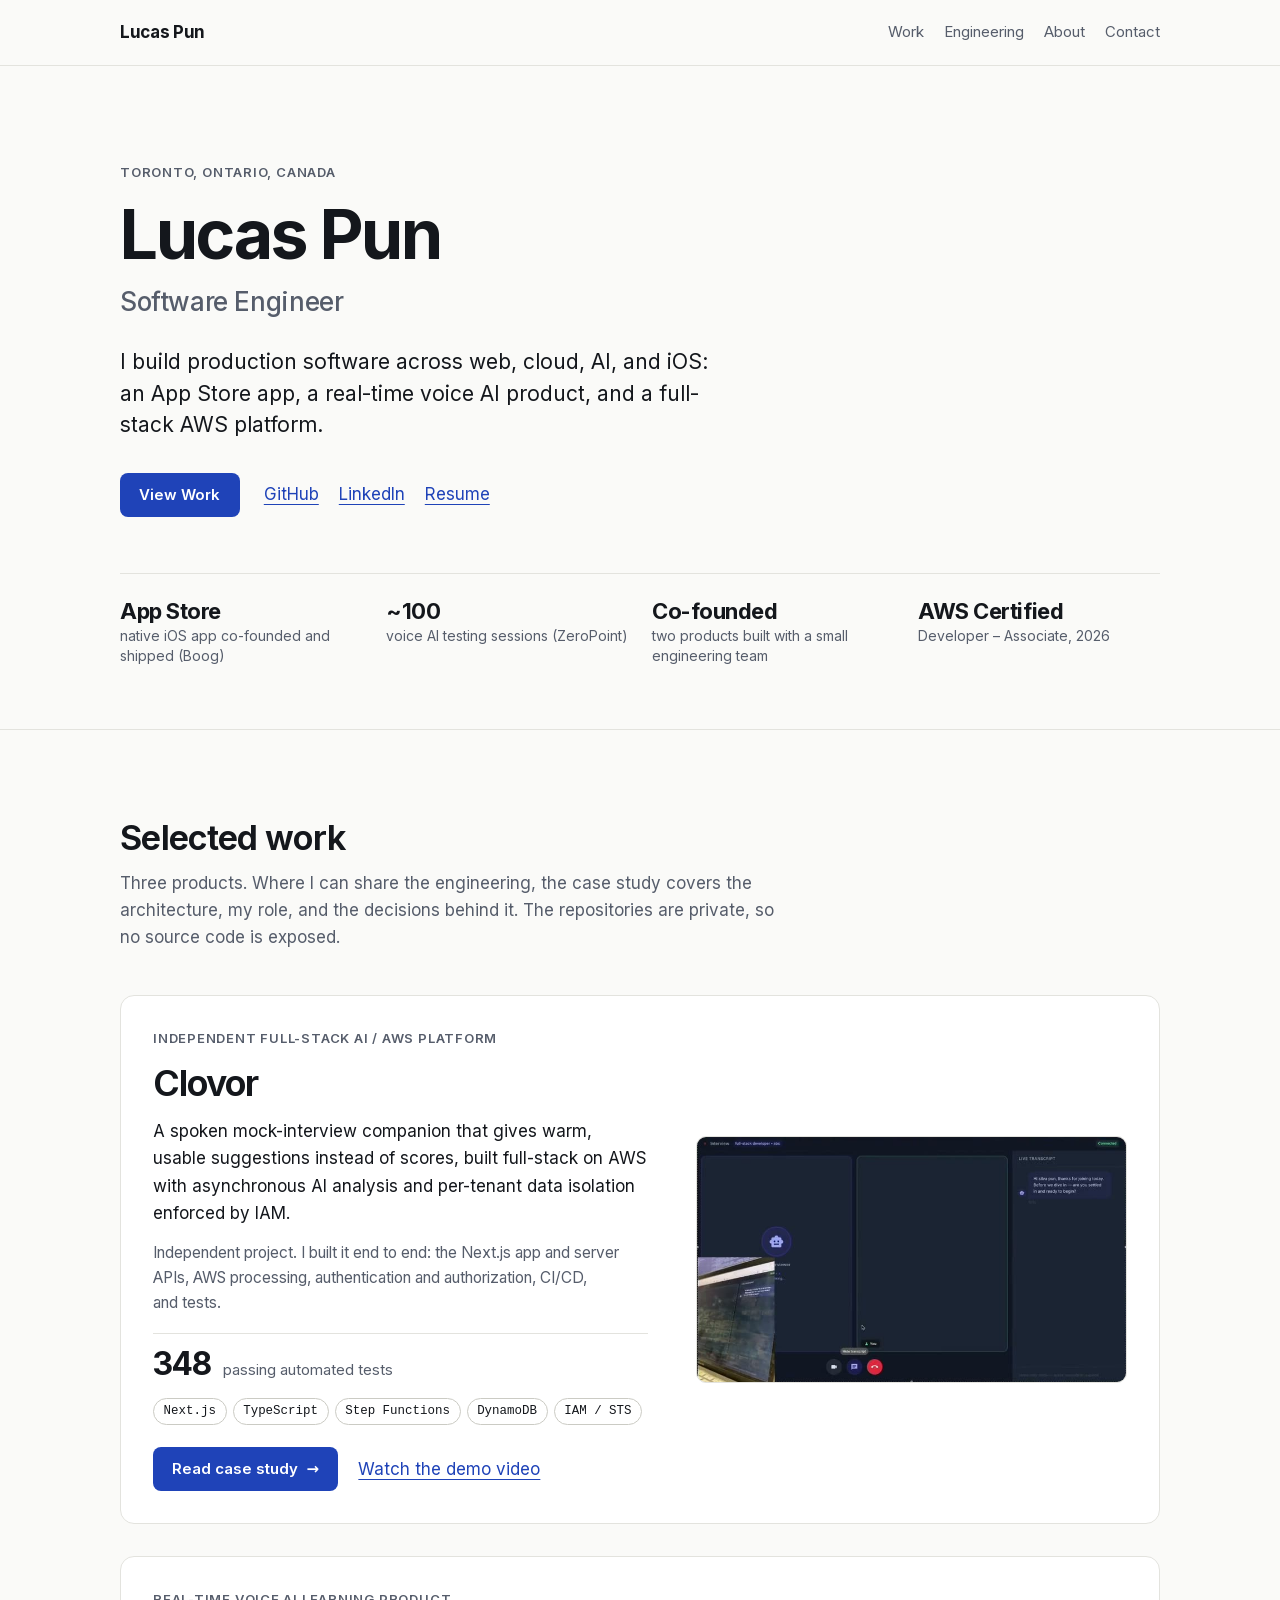
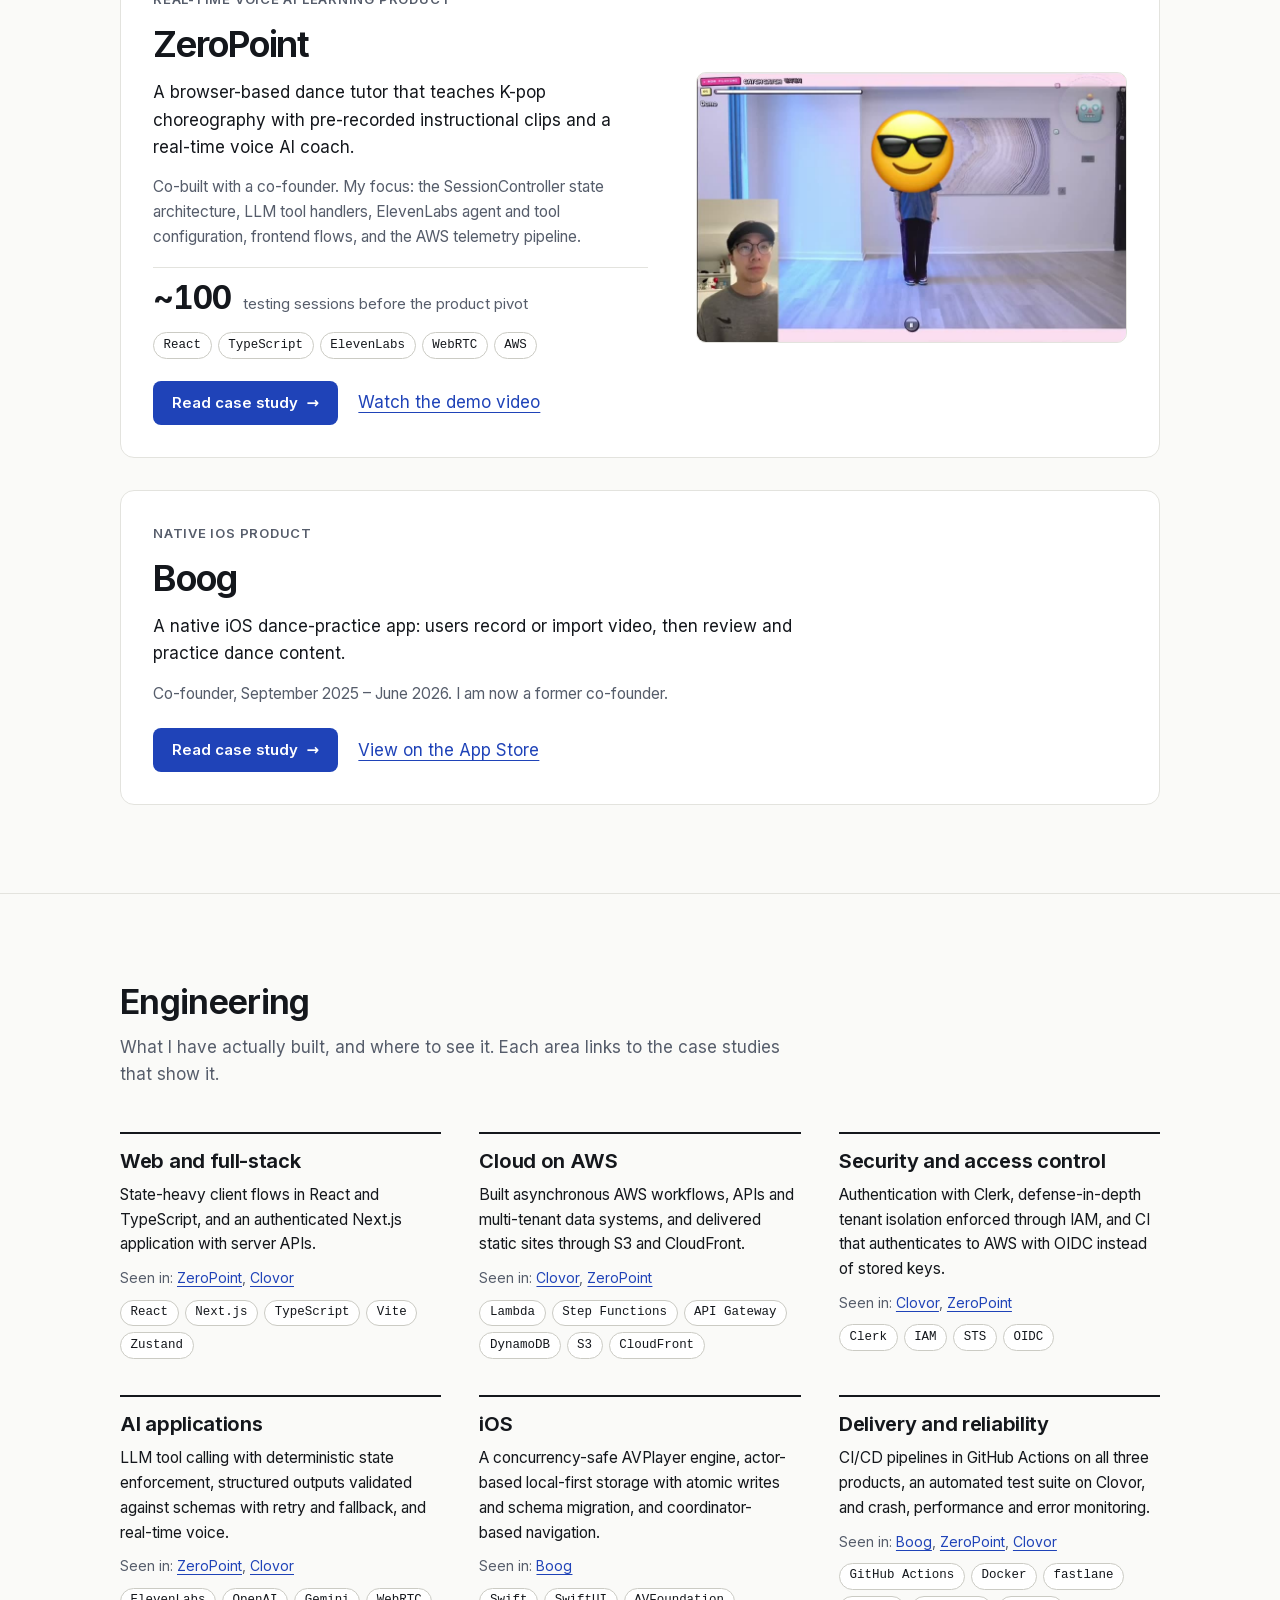
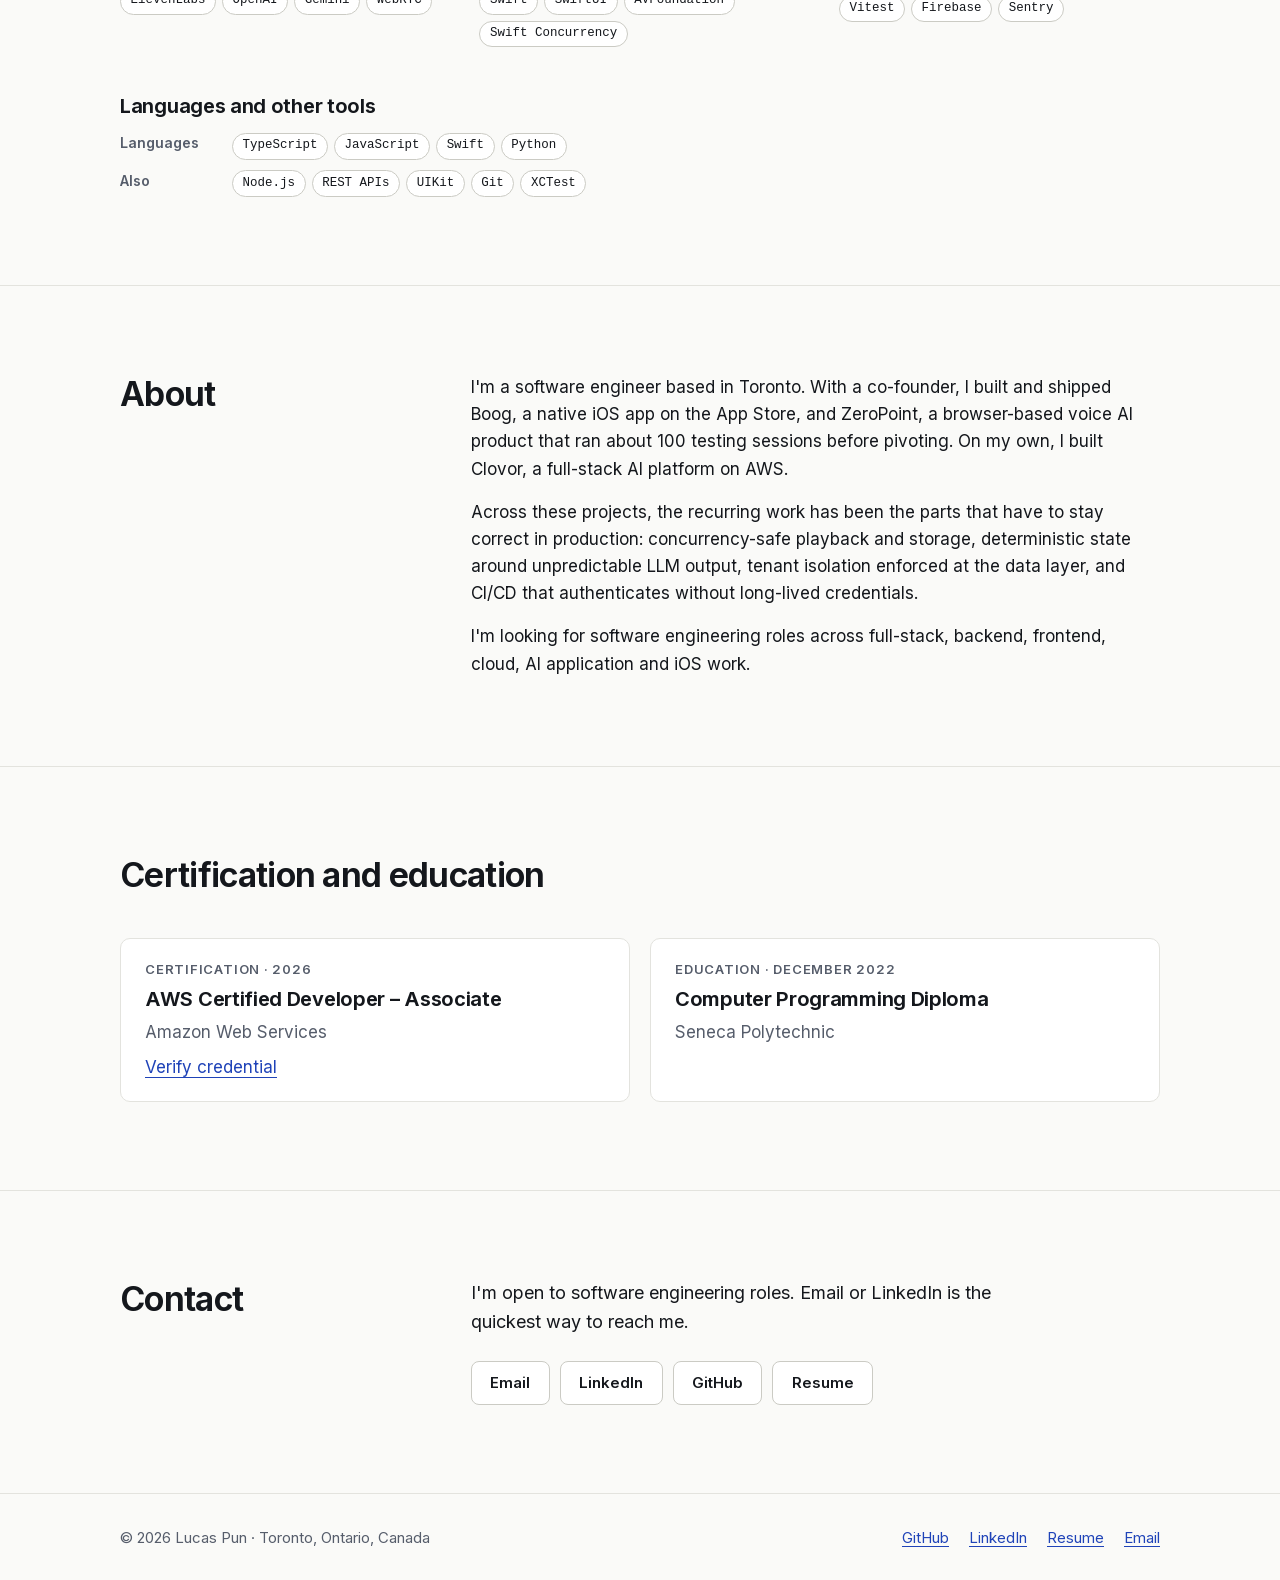
<file: index.html>
<!DOCTYPE html><html lang="en" class="inter_c15e96cb-module__0bjUvq__variable"><head><meta charSet="utf-8"/><meta name="viewport" content="width=device-width, initial-scale=1"/><link rel="preload" href="/_next/static/media/83afe278b6a6bb3c-s.p.2bn3s6zvc0dyp.woff2" as="font" crossorigin="" type="font/woff2"/><link rel="stylesheet" href="/_next/static/chunks/1_p042o0olk-e.css" data-precedence="next"/><link rel="stylesheet" href="/_next/static/chunks/3-cgl9bqk3qfh.css" data-precedence="next"/><link rel="stylesheet" href="/_next/static/chunks/1f1_8brs3k102.css" data-precedence="next"/><link rel="preload" as="script" fetchPriority="low" href="/_next/static/chunks/310vm2bl3xxpt.js"/><script src="/_next/static/chunks/19mx3mg6lkumu.js" async=""></script><script src="/_next/static/chunks/27t_qfc-3_lzs.js" async=""></script><script src="/_next/static/chunks/344n2zhqbh4pn.js" async=""></script><script src="/_next/static/chunks/turbopack-2x4itx5cf53iw.js" async=""></script><script src="/_next/static/chunks/2zrivrq8r27_r.js" async=""></script><link rel="preload" href="/_next/static/chunks/1-ovbh64a351r.css" as="style"/><meta name="theme-color" content="#fafaf8" media="(prefers-color-scheme: light)"/><meta name="theme-color" content="#0f1115" media="(prefers-color-scheme: dark)"/><title>Lucas Pun — Software Engineer</title><meta name="description" content="Software engineer building production products across web, cloud, AI, and iOS. Co-founder of an App Store iOS app and a voice AI product; AWS Certified Developer – Associate. Based in Toronto."/><meta name="application-name" content="Lucas Pun"/><meta name="author" content="Lucas Pun"/><meta name="robots" content="index, follow"/><link rel="canonical" href="https://ney123123.github.io/"/><meta property="og:title" content="Lucas Pun — Software Engineer"/><meta property="og:description" content="Software engineer building production products across web, cloud, AI, and iOS. Co-founder of an App Store iOS app and a voice AI product; AWS Certified Developer – Associate. Based in Toronto."/><meta property="og:url" content="https://ney123123.github.io/"/><meta property="og:site_name" content="Lucas Pun"/><meta property="og:locale" content="en_CA"/><meta property="og:image" content="https://ney123123.github.io/og.png"/><meta property="og:image:width" content="1200"/><meta property="og:image:height" content="630"/><meta property="og:image:alt" content="Lucas Pun — Software Engineer"/><meta property="og:type" content="website"/><meta name="twitter:card" content="summary_large_image"/><meta name="twitter:title" content="Lucas Pun — Software Engineer"/><meta name="twitter:description" content="Software engineer building production products across web, cloud, AI, and iOS. Co-founder of an App Store iOS app and a voice AI product; AWS Certified Developer – Associate. Based in Toronto."/><meta name="twitter:image" content="https://ney123123.github.io/og.png"/><meta name="twitter:image:alt" content="Lucas Pun — Software Engineer"/><meta name="twitter:image:width" content="1200"/><meta name="twitter:image:height" content="630"/><link rel="icon" href="/icon.svg?icon.1oconz2_rxj9k.svg" sizes="any" type="image/svg+xml"/><meta name="next-size-adjust" content=""/><meta http-equiv="Content-Security-Policy" content="default-src &#x27;self&#x27;; script-src &#x27;self&#x27; &#x27;unsafe-inline&#x27;; style-src &#x27;self&#x27;; img-src &#x27;self&#x27; data:; font-src &#x27;self&#x27;; connect-src &#x27;self&#x27; https://us.i.posthog.com; object-src &#x27;none&#x27;; base-uri &#x27;self&#x27;; form-action &#x27;none&#x27;"/><script src="/_next/static/chunks/0cz1d0mv5g_q7.js" noModule=""></script></head><body><div hidden=""><!--$--><!--/$--></div><a class="skip-link" href="#main">Skip to content</a><header class="Header-module__KHjLKa__header"><div class="container Header-module__KHjLKa__inner"><a class="Header-module__KHjLKa__brand" href="/">Lucas Pun</a><nav aria-label="Primary"><ul class="Header-module__KHjLKa__nav"><li><a href="/#work">Work</a></li><li><a href="/#engineering">Engineering</a></li><li><a href="/#about">About</a></li><li><a href="/#contact">Contact</a></li></ul></nav></div></header><main id="main" tabindex="-1"><section class="Hero-module__ejOdHG__hero" aria-labelledby="hero-title"><div class="container"><p class="eyebrow">Toronto, Ontario, Canada</p><h1 id="hero-title" class="Hero-module__ejOdHG__name">Lucas Pun</h1><p class="Hero-module__ejOdHG__role">Software Engineer</p><p class="Hero-module__ejOdHG__lead">I build production software across web, cloud, AI, and iOS: an App Store app, a real-time voice AI product, and a full-stack AWS platform.</p><div class="Hero-module__ejOdHG__actions"><a class="btn btn-primary" href="#work">View Work</a><ul class="LinkList-module__ARxxBa__list " aria-label="Profile links"><li><a href="https://github.com/ney123123" data-track="github_click" target="_blank" rel="noopener noreferrer">GitHub<span class="sr-only"> (opens in a new tab)</span></a></li><li><a href="https://www.linkedin.com/in/silva-pun-a76871b4/" data-track="linkedin_click" target="_blank" rel="noopener noreferrer">LinkedIn<span class="sr-only"> (opens in a new tab)</span></a></li><li><a href="/resume.pdf" data-track="resume_click">Resume</a></li></ul></div><dl class="Hero-module__ejOdHG__facts"><div class="Hero-module__ejOdHG__fact"><dt>native iOS app co-founded and shipped (Boog)</dt><dd>App Store</dd></div><div class="Hero-module__ejOdHG__fact"><dt>voice AI testing sessions (ZeroPoint)</dt><dd>~100</dd></div><div class="Hero-module__ejOdHG__fact"><dt>two products built with a small engineering team</dt><dd>Co-founded</dd></div><div class="Hero-module__ejOdHG__fact"><dt>Developer – Associate, 2026</dt><dd>AWS Certified</dd></div></dl></div></section><section id="work" class="section" aria-labelledby="work-title"><div class="container"><div class="section-head"><h2 id="work-title">Selected work</h2><p class="section-lead">Three products. Where I can share the engineering, the case study covers the architecture, my role, and the decisions behind it. The repositories are private, so no source code is exposed.</p></div><div class="SelectedWork-module__nzypVq__list"><article class="ProjectCard-module__mdn61a__card " aria-labelledby="project-clovor"><div class="ProjectCard-module__mdn61a__body"><p class="eyebrow">Independent full-stack AI / AWS platform</p><h3 id="project-clovor" class="ProjectCard-module__mdn61a__name">Clovor</h3><p class="ProjectCard-module__mdn61a__summary">A spoken mock-interview companion that gives warm, usable suggestions instead of scores, built full-stack on AWS with asynchronous AI analysis and per-tenant data isolation enforced by IAM.</p><p class="ProjectCard-module__mdn61a__contribution">Independent project. I built it end to end: the Next.js app and server APIs, AWS processing, authentication and authorization, CI/CD, and tests.</p><p class="ProjectCard-module__mdn61a__result"><span class="ProjectCard-module__mdn61a__resultValue">348</span><span class="ProjectCard-module__mdn61a__resultLabel">passing automated tests</span></p><ul class="tags ProjectCard-module__mdn61a__tags" aria-label="Clovor key technologies"><li>Next.js</li><li>TypeScript</li><li>Step Functions</li><li>DynamoDB</li><li>IAM / STS</li></ul><div class="ProjectCard-module__mdn61a__actions"><a class="btn btn-primary" href="/projects/clovor/">Read case study<span class="sr-only">: <!-- -->Clovor</span><span aria-hidden="true">→</span></a><ul class="LinkList-module__ARxxBa__list " aria-label="Clovor evidence links"><li><a href="/projects/clovor/#demo">Watch the demo video</a></li></ul></div></div><div class="ProjectCard-module__mdn61a__media"><figure class="Figure-module__LJtSIq__figure"><img class="Figure-module__LJtSIq__image" src="/assets/demo/clovor-card.jpg" alt="Clovor mock-interview screen with an AI interviewer, a live transcript and call controls" width="772" height="440" loading="lazy" decoding="async"/></figure></div></article><article class="ProjectCard-module__mdn61a__card " aria-labelledby="project-zeropoint"><div class="ProjectCard-module__mdn61a__body"><p class="eyebrow">Real-time voice AI learning product</p><h3 id="project-zeropoint" class="ProjectCard-module__mdn61a__name">ZeroPoint</h3><p class="ProjectCard-module__mdn61a__summary">A browser-based dance tutor that teaches K-pop choreography with pre-recorded instructional clips and a real-time voice AI coach.</p><p class="ProjectCard-module__mdn61a__contribution">Co-built with a co-founder. My focus: the SessionController state architecture, LLM tool handlers, ElevenLabs agent and tool configuration, frontend flows, and the AWS telemetry pipeline.</p><p class="ProjectCard-module__mdn61a__result"><span class="ProjectCard-module__mdn61a__resultValue">~100</span><span class="ProjectCard-module__mdn61a__resultLabel">testing sessions before the product pivot</span></p><ul class="tags ProjectCard-module__mdn61a__tags" aria-label="ZeroPoint key technologies"><li>React</li><li>TypeScript</li><li>ElevenLabs</li><li>WebRTC</li><li>AWS</li></ul><div class="ProjectCard-module__mdn61a__actions"><a class="btn btn-primary" href="/projects/zeropoint/">Read case study<span class="sr-only">: <!-- -->ZeroPoint</span><span aria-hidden="true">→</span></a><ul class="LinkList-module__ARxxBa__list " aria-label="ZeroPoint evidence links"><li><a href="/projects/zeropoint/#demo">Watch the demo video</a></li></ul></div></div><div class="ProjectCard-module__mdn61a__media"><figure class="Figure-module__LJtSIq__figure"><img class="Figure-module__LJtSIq__image" src="/assets/demo/zeropoint-card.jpg" alt="ZeroPoint lesson screen: an instructional dance video with the voice coach icon and the learner&#x27;s webcam" width="874" height="548" loading="lazy" decoding="async"/></figure></div></article><article class="ProjectCard-module__mdn61a__card ProjectCard-module__mdn61a__noMedia" aria-labelledby="project-boog"><div class="ProjectCard-module__mdn61a__body"><p class="eyebrow">Native iOS product</p><h3 id="project-boog" class="ProjectCard-module__mdn61a__name">Boog</h3><p class="ProjectCard-module__mdn61a__summary">A native iOS dance-practice app: users record or import video, then review and practice dance content.</p><p class="ProjectCard-module__mdn61a__contribution">Co-founder, September 2025 – June 2026. I am now a former co-founder.</p><div class="ProjectCard-module__mdn61a__actions"><a class="btn btn-primary" href="/projects/boog/">Read case study<span class="sr-only">: <!-- -->Boog</span><span aria-hidden="true">→</span></a><ul class="LinkList-module__ARxxBa__list " aria-label="Boog evidence links"><li><a href="https://apps.apple.com/ca/app/boog-dance-practice-studio/id6751441724" target="_blank" rel="noopener noreferrer">View on the App Store<span class="sr-only"> (opens in a new tab)</span></a></li></ul></div></div></article></div></div></section><section id="engineering" class="section" aria-labelledby="engineering-title"><div class="container"><div class="section-head"><h2 id="engineering-title">Engineering</h2><p class="section-lead">What I have actually built, and where to see it. Each area links to the case studies that show it.</p></div><ul class="Skills-module__87iFCW__grid"><li class="Skills-module__87iFCW__area"><h3>Web and full-stack</h3><p class="Skills-module__87iFCW__statement">State-heavy client flows in React and TypeScript, and an authenticated Next.js application with server APIs.</p><p class="Skills-module__87iFCW__seen"><span>Seen in: </span><span><a href="/projects/zeropoint/">ZeroPoint</a></span><span>, <a href="/projects/clovor/">Clovor</a></span></p><ul class="tags" aria-label="Web and full-stack technologies"><li>React</li><li>Next.js</li><li>TypeScript</li><li>Vite</li><li>Zustand</li></ul></li><li class="Skills-module__87iFCW__area"><h3>Cloud on AWS</h3><p class="Skills-module__87iFCW__statement">Built asynchronous AWS workflows, APIs and multi-tenant data systems, and delivered static sites through S3 and CloudFront.</p><p class="Skills-module__87iFCW__seen"><span>Seen in: </span><span><a href="/projects/clovor/">Clovor</a></span><span>, <a href="/projects/zeropoint/">ZeroPoint</a></span></p><ul class="tags" aria-label="Cloud on AWS technologies"><li>Lambda</li><li>Step Functions</li><li>API Gateway</li><li>DynamoDB</li><li>S3</li><li>CloudFront</li></ul></li><li class="Skills-module__87iFCW__area"><h3>Security and access control</h3><p class="Skills-module__87iFCW__statement">Authentication with Clerk, defense-in-depth tenant isolation enforced through IAM, and CI that authenticates to AWS with OIDC instead of stored keys.</p><p class="Skills-module__87iFCW__seen"><span>Seen in: </span><span><a href="/projects/clovor/">Clovor</a></span><span>, <a href="/projects/zeropoint/">ZeroPoint</a></span></p><ul class="tags" aria-label="Security and access control technologies"><li>Clerk</li><li>IAM</li><li>STS</li><li>OIDC</li></ul></li><li class="Skills-module__87iFCW__area"><h3>AI applications</h3><p class="Skills-module__87iFCW__statement">LLM tool calling with deterministic state enforcement, structured outputs validated against schemas with retry and fallback, and real-time voice.</p><p class="Skills-module__87iFCW__seen"><span>Seen in: </span><span><a href="/projects/zeropoint/">ZeroPoint</a></span><span>, <a href="/projects/clovor/">Clovor</a></span></p><ul class="tags" aria-label="AI applications technologies"><li>ElevenLabs</li><li>OpenAI</li><li>Gemini</li><li>WebRTC</li></ul></li><li class="Skills-module__87iFCW__area"><h3>iOS</h3><p class="Skills-module__87iFCW__statement">A concurrency-safe AVPlayer engine, actor-based local-first storage with atomic writes and schema migration, and coordinator-based navigation.</p><p class="Skills-module__87iFCW__seen"><span>Seen in: </span><span><a href="/projects/boog/">Boog</a></span></p><ul class="tags" aria-label="iOS technologies"><li>Swift</li><li>SwiftUI</li><li>AVFoundation</li><li>Swift Concurrency</li></ul></li><li class="Skills-module__87iFCW__area"><h3>Delivery and reliability</h3><p class="Skills-module__87iFCW__statement">CI/CD pipelines in GitHub Actions on all three products, an automated test suite on Clovor, and crash, performance and error monitoring.</p><p class="Skills-module__87iFCW__seen"><span>Seen in: </span><span><a href="/projects/boog/">Boog</a></span><span>, <a href="/projects/zeropoint/">ZeroPoint</a></span><span>, <a href="/projects/clovor/">Clovor</a></span></p><ul class="tags" aria-label="Delivery and reliability technologies"><li>GitHub Actions</li><li>Docker</li><li>fastlane</li><li>Vitest</li><li>Firebase</li><li>Sentry</li></ul></li></ul><div class="Skills-module__87iFCW__more"><h3>Languages and other tools</h3><dl class="Skills-module__87iFCW__moreList"><div class="Skills-module__87iFCW__moreRow"><dt>Languages</dt><dd><ul class="tags" aria-label="Languages"><li>TypeScript</li><li>JavaScript</li><li>Swift</li><li>Python</li></ul></dd></div><div class="Skills-module__87iFCW__moreRow"><dt>Also</dt><dd><ul class="tags" aria-label="Also"><li>Node.js</li><li>REST APIs</li><li>UIKit</li><li>Git</li><li>XCTest</li></ul></dd></div></dl></div></div></section><section id="about" class="section" aria-labelledby="about-title"><div class="container About-module__zLAUoW__layout"><h2 id="about-title">About</h2><div class="prose"><p>I&#x27;m a software engineer based in Toronto. With a co-founder, I built and shipped Boog, a native iOS app on the App Store, and ZeroPoint, a browser-based voice AI product that ran about 100 testing sessions before pivoting. On my own, I built Clovor, a full-stack AI platform on AWS.</p><p>Across these projects, the recurring work has been the parts that have to stay correct in production: concurrency-safe playback and storage, deterministic state around unpredictable LLM output, tenant isolation enforced at the data layer, and CI/CD that authenticates without long-lived credentials.</p><p>I&#x27;m looking for software engineering roles across full-stack, backend, frontend, cloud, AI application and iOS work.</p></div></div></section><section id="credentials" class="section" aria-labelledby="credentials-title"><div class="container"><div class="section-head"><h2 id="credentials-title">Certification and education</h2></div><div class="Credentials-module__Iz2fhG__grid"><article class="Credentials-module__Iz2fhG__item" aria-labelledby="cert-title"><p class="eyebrow">Certification · <!-- -->2026</p><h3 id="cert-title">AWS Certified Developer – Associate</h3><p class="Credentials-module__Iz2fhG__meta">Amazon Web Services</p><ul class="LinkList-module__ARxxBa__list " aria-label="Certification links"><li><a href="https://www.credly.com/earner/earned/badge/5e959c5e-7256-47d5-801d-895c8bd1b98f" target="_blank" rel="noopener noreferrer">Verify credential<span class="sr-only"> (opens in a new tab)</span></a></li></ul></article><article class="Credentials-module__Iz2fhG__item" aria-labelledby="edu-title"><p class="eyebrow">Education · <!-- -->December 2022</p><h3 id="edu-title">Computer Programming Diploma</h3><p class="Credentials-module__Iz2fhG__meta">Seneca Polytechnic</p></article></div></div></section><section id="contact" class="section" aria-labelledby="contact-title"><div class="container Contact-module__3sykWa__layout"><h2 id="contact-title">Contact</h2><div class="Contact-module__3sykWa__body"><p class="Contact-module__3sykWa__lead">I&#x27;m open to software engineering roles. Email or LinkedIn is the quickest way to reach me.</p><ul class="LinkList-module__ARxxBa__list LinkList-module__ARxxBa__buttons" aria-label="Ways to get in touch"><li><a href="mailto:amztb12602@gmail.com" class="btn btn-secondary">Email</a></li><li><a href="https://www.linkedin.com/in/silva-pun-a76871b4/" data-track="linkedin_click" class="btn btn-secondary" target="_blank" rel="noopener noreferrer">LinkedIn<span class="sr-only"> (opens in a new tab)</span></a></li><li><a href="https://github.com/ney123123" data-track="github_click" class="btn btn-secondary" target="_blank" rel="noopener noreferrer">GitHub<span class="sr-only"> (opens in a new tab)</span></a></li><li><a href="/resume.pdf" data-track="resume_click" class="btn btn-secondary">Resume</a></li></ul></div></div></section><!--$--><!--/$--></main><footer class="Footer-module__yg9ahW__footer"><div class="container Footer-module__yg9ahW__inner"><p>© <!-- -->2026<!-- --> <!-- -->Lucas Pun<!-- --> · <!-- -->Toronto, Ontario, Canada</p><ul class="LinkList-module__ARxxBa__list " aria-label="Profile links"><li><a href="https://github.com/ney123123" data-track="github_click" target="_blank" rel="noopener noreferrer">GitHub<span class="sr-only"> (opens in a new tab)</span></a></li><li><a href="https://www.linkedin.com/in/silva-pun-a76871b4/" data-track="linkedin_click" target="_blank" rel="noopener noreferrer">LinkedIn<span class="sr-only"> (opens in a new tab)</span></a></li><li><a href="/resume.pdf" data-track="resume_click">Resume</a></li><li><a href="mailto:amztb12602@gmail.com">Email</a></li></ul></div></footer><script src="/_next/static/chunks/310vm2bl3xxpt.js" id="_R_" async=""></script><script>(self.__next_f=self.__next_f||[]).push([0])</script><script>self.__next_f.push([1,"1:\"$Sreact.fragment\"\n2:I[22016,[\"/_next/static/chunks/2zrivrq8r27_r.js\"],\"\"]\n3:I[39756,[\"/_next/static/chunks/2zrivrq8r27_r.js\"],\"default\"]\n4:I[37457,[\"/_next/static/chunks/2zrivrq8r27_r.js\"],\"default\"]\n5:I[41345,[\"/_next/static/chunks/2zrivrq8r27_r.js\"],\"Analytics\"]\n10:I[68027,[\"/_next/static/chunks/2zrivrq8r27_r.js\"],\"default\",1]\n:HL[\"/_next/static/chunks/1_p042o0olk-e.css\",\"style\"]\n:HL[\"/_next/static/chunks/3-cgl9bqk3qfh.css\",\"style\"]\n:HL[\"/_next/static/media/83afe278b6a6bb3c-s.p.2bn3s6zvc0dyp.woff2\",\"font\",{\"crossOrigin\":\"\",\"type\":\"font/woff2\"}]\n:HL[\"/_next/static/chunks/1f1_8brs3k102.css\",\"style\"]\n:HL[\"/_next/static/chunks/1-ovbh64a351r.css\",\"style\"]\n0:{\"P\":null,\"c\":[\"\",\"\"],\"q\":\"\",\"i\":false,\"f\":[[[\"\",{\"children\":[\"__PAGE__\",{},\"$undefined\",\"$undefined\",4608]},\"$undefined\",\"$undefined\",4624],[[\"$\",\"$1\",\"c\",{\"children\":[[[\"$\",\"link\",\"0\",{\"rel\":\"stylesheet\",\"href\":\"/_next/static/chunks/1_p042o0olk-e.css\",\"precedence\":\"next\",\"crossOrigin\":\"$undefined\",\"nonce\":\"$undefined\"}],[\"$\",\"link\",\"1\",{\"rel\":\"stylesheet\",\"href\":\"/_next/static/chunks/3-cgl9bqk3qfh.css\",\"precedence\":\"next\",\"crossOrigin\":\"$undefined\",\"nonce\":\"$undefined\"}],[\"$\",\"script\",\"script-0\",{\"src\":\"/_next/static/chunks/2zrivrq8r27_r.js\",\"async\":true,\"nonce\":\"$undefined\"}]],[\"$\",\"html\",null,{\"lang\":\"en\",\"className\":\"inter_c15e96cb-module__0bjUvq__variable\",\"children\":[[\"$\",\"head\",null,{\"children\":[\"$\",\"meta\",null,{\"httpEquiv\":\"Content-Security-Policy\",\"content\":\"default-src 'self'; script-src 'self' 'unsafe-inline'; style-src 'self'; img-src 'self' data:; font-src 'self'; connect-src 'self' https://us.i.posthog.com; object-src 'none'; base-uri 'self'; form-action 'none'\"}]}],[\"$\",\"body\",null,{\"children\":[[\"$\",\"a\",null,{\"className\":\"skip-link\",\"href\":\"#main\",\"children\":\"Skip to content\"}],[\"$\",\"header\",null,{\"className\":\"Header-module__KHjLKa__header\",\"children\":[\"$\",\"div\",null,{\"className\":\"container Header-module__KHjLKa__inner\",\"children\":[[\"$\",\"$L2\",null,{\"href\":\"/\",\"className\":\"Header-module__KHjLKa__brand\",\"children\":\"Lucas Pun\"}],[\"$\",\"nav\",null,{\"aria-label\":\"Primary\",\"children\":[\"$\",\"ul\",null,{\"className\":\"Header-module__KHjLKa__nav\",\"children\":[[\"$\",\"li\",\"/#work\",{\"children\":[\"$\",\"$L2\",null,{\"href\":\"/#work\",\"children\":\"Work\"}]}],[\"$\",\"li\",\"/#engineering\",{\"children\":[\"$\",\"$L2\",null,{\"href\":\"/#engineering\",\"children\":\"Engineering\"}]}],[\"$\",\"li\",\"/#about\",{\"children\":[\"$\",\"$L2\",null,{\"href\":\"/#about\",\"children\":\"About\"}]}],[\"$\",\"li\",\"/#contact\",{\"children\":[\"$\",\"$L2\",null,{\"href\":\"/#contact\",\"children\":\"Contact\"}]}]]}]}]]}]}],[\"$\",\"main\",null,{\"id\":\"main\",\"tabIndex\":-1,\"children\":[\"$\",\"$L3\",null,{\"parallelRouterKey\":\"children\",\"error\":\"$undefined\",\"errorStyles\":\"$undefined\",\"errorScripts\":\"$undefined\",\"template\":[\"$\",\"$L4\",null,{}],\"templateStyles\":\"$undefined\",\"templateScripts\":\"$undefined\",\"notFound\":[[\"$\",\"div\",null,{\"className\":\"container not-found-module__sxuMuG__wrap\",\"children\":[[\"$\",\"p\",null,{\"className\":\"eyebrow\",\"children\":\"404\"}],[\"$\",\"h1\",null,{\"children\":\"Page not found\"}],[\"$\",\"p\",null,{\"children\":[\"That page doesn't exist. \",[\"$\",\"$L2\",null,{\"href\":\"/\",\"children\":\"Return to the homepage\"}],\".\"]}]]}],[[\"$\",\"link\",\"0\",{\"rel\":\"stylesheet\",\"href\":\"/_next/static/chunks/1-ovbh64a351r.css\",\"precedence\":\"next\",\"crossOrigin\":\"$undefined\",\"nonce\":\"$undefined\"}]]],\"forbidden\":\"$undefined\",\"unauthorized\":\"$undefined\"}]}],[\"$\",\"footer\",null,{\"className\":\"Footer-module__yg9ahW__footer\",\"children\":[\"$\",\"div\",null,{\"className\":\"container Footer-module__yg9ahW__inner\",\"children\":[[\"$\",\"p\",null,{\"children\":[\"© \",2026,\" \",\"Lucas Pun\",\" · \",\"Toronto, Ontario, Canada\"]}],[\"$\",\"ul\",null,{\"className\":\"LinkList-module__ARxxBa__list \",\"aria-label\":\"Profile links\",\"children\":[[\"$\",\"li\",\"GitHub\",{\"children\":[\"$\",\"a\",null,{\"href\":\"https://github.com/ney123123\",\"data-track\":\"github_click\",\"data-project\":\"$undefined\",\"data-destination\":\"$undefined\",\"className\":\"$undefined\",\"target\":\"_blank\",\"rel\":\"noopener noreferrer\",\"children\":[\"GitHub\",[\"$\",\"span\",null,{\"className\":\"sr-only\",\"children\":\" (opens in a new tab)\"}]]}]}],[\"$\",\"li\",\"LinkedIn\",{\"children\":[\"$\",\"a\",null,{\"href\":\"https://www.linkedin.com/in/silva-pun-a76871b4/\",\"data-track\":\"linkedin_click\",\"data-project\":\"$undefined\",\"data-destination\":\"$undefined\",\"className\":\"$undefined\",\"target\":\"_blank\",\"rel\":\"noopener noreferrer\",\"children\":[\"LinkedIn\",[\"$\",\"span\",null,{\"className\":\"sr-only\",\"children\":\" (opens in a new tab)\"}]]}]}],[\"$\",\"li\",\"Resume\",{\"children\":[\"$\",\"a\",null,{\"href\":\"/resume.pdf\",\"data-track\":\"resume_click\",\"data-project\":\"$undefined\",\"data-destination\":\"$undefined\",\"className\":\"$undefined\",\"children\":[\"Resume\",false]}]}],[\"$\",\"li\",\"Email\",{\"children\":[\"$\",\"a\",null,{\"href\":\"mailto:amztb12602@gmail.com\",\"className\":\"$undefined\",\"children\":[\"Email\",false]}]}]]}]]}]}],[\"$\",\"$L5\",null,{}]]}]]}]]}],{\"children\":[[\"$\",\"$1\",\"c\",{\"children\":[[[\"$\",\"section\",null,{\"className\":\"Hero-module__ejOdHG__hero\",\"aria-labelledby\":\"hero-title\",\"children\":[\"$\",\"div\",null,{\"className\":\"container\",\"children\":[[\"$\",\"p\",null,{\"className\":\"eyebrow\",\"children\":\"Toronto, Ontario, Canada\"}],[\"$\",\"h1\",null,{\"id\":\"hero-title\",\"className\":\"Hero-module__ejOdHG__name\",\"children\":\"Lucas Pun\"}],[\"$\",\"p\",null,{\"className\":\"Hero-module__ejOdHG__role\",\"children\":\"Software Engineer\"}],[\"$\",\"p\",null,{\"className\":\"Hero-module__ejOdHG__lead\",\"children\":\"I build production software across web, cloud, AI, and iOS: an App Store app, a real-time voice AI product, and a full-stack AWS platform.\"}],[\"$\",\"div\",null,{\"className\":\"Hero-module__ejOdHG__actions\",\"children\":[[\"$\",\"a\",null,{\"className\":\"btn btn-primary\",\"href\":\"#work\",\"children\":\"View Work\"}],\"$L6\"]}],\"$L7\"]}]}],\"$L8\",\"$L9\",\"$La\",\"$Lb\",\"$Lc\"],[\"$Ld\"],\"$Le\"]}],{},null,false,null]},null,false,null],\"$Lf\",false]],\"m\":\"$undefined\",\"G\":[\"$10\",[\"$L11\",\"$L12\"]],\"S\":true,\"h\":null,\"r\":\"$undefined\",\"s\":\"$undefined\",\"a\":\"$undefined\",\"l\":\"$undefined\",\"p\":\"$undefined\",\"d\":\"$undefined\",\"b\":\"8nK23J1-ICqpDvKciIO01\"}\n1c:I[97367,[\"/_next/static/chunks/2zrivrq8r27_r.js\"],\"OutletBoundary\"]\n1d:\"$Sreact.suspense\"\n1f:I[97367,[\"/_next/static/chunks/2zrivrq8r27_r.js\"],\"ViewportBoundary\"]\n21:I[97367,[\"/_next/static/chunks/2zrivrq8r27_r.js\"],\"MetadataBoundary\"]\n6:[\"$\",\"ul\",null,{\"className\":\"LinkList-module__ARxxBa__list \",\"aria-label\":\"Profile links\",\"children\":[[\"$\",\"li\",\"GitHub\",{\"children\":[\"$\",\"a\",null,{\"href\":\"https://github.com/ney123123\",\"data-track\":\"github_click\",\"data-project\":\"$undefined\",\"data-destination\":\"$undefined\",\"className\":\"$undefined\",\"target\":\"_blank\",\"rel\":\"noopener noreferrer\",\"children\":[\"GitHub\",[\"$\",\"span\",null,{\"className\":\"sr-only\",\"children\":\" (opens in a new tab)\"}]]}]}],[\"$\",\"li\",\"LinkedIn\",{\"children\":[\"$\",\"a\",null,{\"href\":\"https://www.linkedin.com/in/silva-pun-a76871b4/\",\"data-track\":\"linkedin_click\",\"data-project\":\"$undefined\",\"data-destination\":\"$undefined\",\"className\":\"$undefined\",\"target\":\"_blank\",\"rel\":\"noopener noreferrer\",\"children\":[\"LinkedIn\",[\"$\",\"span\",null,{\"className\":\"sr-only\",\"children\":\" (opens in a new tab)\"}]]}]}],[\"$\",\"li\",\"Resume\",{\"children\":[\"$\",\"a\",null,{\"href\":\"/resume.pdf\",\"data-track\":\"resume_click\",\"data-project\":\"$undefined\",\"data-destination\":\"$undefined\",\"className\":\"$undefined\",\"children\":[\"Resume\",false]}]}]]}]\n7:[\"$\",\"dl\",null,{\"className\":\"Hero-module__ejOdHG__facts\",\"children\":[[\"$\",\"div\",\"native iOS app co-founded and shipped (Boog)\",{\"className\":\"Hero-module__ejOdHG__fact\",\"children\":[[\"$\",\"dt\",null,{\"children\":\"native iOS app co-founded and shipped (Boog)\"}],[\"$\",\"dd\",null,{\"children\":\"App Store\"}]]}],[\"$\",\"div\",\"voice AI testing sessions (ZeroPoint)\",{\"className\":\"Hero-module__ejOdHG__fact\",\"children\":[[\"$\",\"dt\",null,{\"children\":\"voice AI testing sessions (ZeroPoint)\"}],[\"$\",\"dd\",null,{\"children\":\"~100\"}]]}],[\"$\",\"div\",\"two products built with a small engineering team\",{\"className\":\"Hero-module__ejOdHG__fact\",\"children\":[[\"$\",\"dt\",null,{\"children\":\"two products built with a small engineering team\"}],[\"$\",\"dd\",null,{\"children\":\"Co-founded\"}]]}],[\"$\",\"div\",\"Developer – Associate, 2026\",{\"className\":\"Hero-module__ejOdHG__fact\",\"children\":[[\"$\",\"dt\",null,{\"children\":\"Developer – Associate, 2026\"}],[\"$\",\"dd\",null,{\"children\":\"AWS Certified\"}]]}]]}]\n8:[\"$\",\"section\",null,{\"id\":\"work\",\"className\":\"section\",\"aria-labelledby\":\"work-title\",\"children\":[\"$\",\"div\",null,{\"className\":\"container\",\"children\":[[\"$\",\"div\",null,{\"className\":\"section-head\",\"children\":[[\"$\",\"h2\",null,{\"id\":\"work-title\",\"children\":\"Selected work\"}],[\"$\",\"p\",null,{\"className\":\"section-lead\",\"children\":\"Three products. Where I can share the engineering, the case study covers the architecture, my role, and the decisions behind it. The repositories are private, so no source code is exposed.\"}]]}],[\"$\",\"div\",null,{\"className\":\"SelectedWork-module__nzypVq__list\",\"children\":[[\"$\",\"article\",\"clovor\",{\"className\":\"ProjectCard-module__mdn61a__card \",\"aria-labelledby\":\"project-clovor\",\"children\":[[\"$\",\"div\",null,{\"className\":\"ProjectCard-module__mdn61a__body\",\"children\":[[\"$\",\"p\",null,{\"className\":\"eyebrow\",\"children\":\"Independent full-stack AI / AWS platform\"}],[\"$\",\"h3\",null,{\"id\":\"project-clovor\",\"className\":\"ProjectCard-module__mdn61a__name\",\"children\":\"Clovor\"}],[\"$\",\"p\",null,{\"className\":\"ProjectCard-module__mdn61a__summary\",\"children\":[\"A spoken mock-interview companion that gives warm, usable suggestions instead of scores, built full-stack on AWS with asynchronous AI analysis and per-tenant data isolation enforced by IAM.\"]}],[\"$\",\"p\",null,{\"className\":\"ProjectCard-module__mdn61a__contribution\",\"children\":[\"Independent project. I built it end to end: the Next.js app and server APIs, AWS processing, authentication and authorization, CI/CD, and tests.\"]}],[\"$\",\"p\",null,{\"className\":\"ProjectCard-module__mdn61a__result\",\"children\":[[\"$\",\"span\",null,{\"className\":\"ProjectCard-module__mdn61a__resultValue\",\"children\":\"348\"}],[\"$\",\"span\",null,{\"className\":\"ProjectCard-module__mdn61a__resultLabel\",\"children\":\"passing automated tests\"}]]}],[\"$\",\"ul\",null,{\"className\":\"tags ProjectCard-module__mdn61a__tags\",\"aria-label\":\"Clovor key technologies\",\"children\":[[\"$\",\"li\",\"Next.js\",{\"children\":\"Next.js\"}],[\"$\",\"li\",\"TypeScript\",{\"children\":\"TypeScript\"}],[\"$\",\"li\",\"Step Functions\",{\"children\":\"Step Functions\"}],[\"$\",\"li\",\"DynamoDB\",{\"children\":\"DynamoDB\"}],[\"$\",\"li\",\"IAM / STS\",{\"children\":\"IAM / STS\"}]]}],[\"$\",\"div\",null,{\"className\":\"ProjectCard-module__mdn61a__actions\",\"children\":[[\"$\",\"$L2\",null,{\"className\":\"btn btn-primary\",\"href\":\"/projects/clovor/\",\"children\":[\"Read case study\",[\"$\",\"span\",null,{\"className\":\"sr-only\",\"children\":[\": \",\"Clovor\"]}],[\"$\",\"span\",null,{\"aria-hidden\":\"true\",\"children\":\"→\"}]]}],[\"$\",\"ul\",null,{\"className\":\"LinkList-module__ARxxBa__list \",\"aria-label\":\"Clovor evidence links\",\"children\":[[\"$\",\"li\",\"Watch the demo video\",{\"children\":[\"$\",\"a\",null,{\"href\":\"/projects/clovor/#demo\",\"className\":\"$undefined\",\"children\":[\"Watch the demo video\",false]}]}]]}]]}]]}],[\"$\",\"div\",null,{\"className\":\"ProjectCard-module__mdn61a__media\",\"children\":[\"$\",\"figure\",null,{\"className\":\"Figure-module__LJtSIq__figure\",\"children\":[[\"$\",\"img\",null,{\"className\":\"Figure-module__LJtSIq__image\",\"src\":\"/assets/demo/clovor-card.jpg\",\"alt\":\"Clovor mock-interview screen with an AI interviewer, a live transcript and call controls\",\"width\":772,\"height\":440,\"loading\":\"lazy\",\"decoding\":\"async\"}],\"$undefined\"]}]}]]}],[\"$\",\"article\",\"zeropoint\",{\"className\":\"ProjectCard-module__mdn61a__card \",\"aria-labelledby\":\"project-zeropoint\",\"children\":[[\"$\",\"div\",null,{\"className\":\"ProjectCard-module__mdn61a__body\",\"children\":[[\"$\",\"p\",null,{\"className\":\"eyebrow\",\"children\":\"Real-time voice AI learning product\"}],[\"$\",\"h3\",null,{\"id\":\"project-zeropoint\",\"className\":\"ProjectCard-module__mdn61a__name\",\"children\":\"ZeroPoint\"}],[\"$\",\"p\",null,{\"className\":\"ProjectCard-module__mdn61a__summary\",\"children\":[\"A browser-based dance tutor that teaches K-pop choreography with pre-recorded instructional clips and a real-time voice AI coach.\"]}],[\"$\",\"p\",null,{\"className\":\"ProjectCard-module__mdn61a__contribution\",\"children\":[\"Co-built with a co-founder. My focus: the SessionController state architecture, LLM tool handlers, ElevenLabs agent and tool configuration, frontend flows, and the AWS telemetry pipeline.\"]}],[\"$\",\"p\",null,{\"className\":\"ProjectCard-module__mdn61a__result\",\"children\":[\"$L13\",\"$L14\"]}],\"$L15\",\"$L16\"]}],\"$L17\"]}],\"$L18\"]}]]}]}]\n9:[\"$\",\"section\",null,{\"id\":\"engineering\",\"className\":\"section\",\"aria-labelledby\":\"engineering-title\",\"children\":[\"$\",\"div\",null,{\"className\":\"container\",\"children\":[[\"$\",\"div\",null,{\"className\":\"section-head\",\"children\":[[\"$\",\"h2\",null,{\"id\":\"engineering-title\",\"children\":\"Engineering\"}],[\"$\",\"p\",null,{\"className\":\"section-lead\",\"children\":\"What I have actually built, and where to see it. Each area links to the case studies that show it.\"}]]}],[\"$\",\"ul\",null,{\"className\":\"Skills-module__87iFCW__grid\",\"children\":[[\"$\",\"li\",\"Web and full-stack\",{\"className\":\"Skills-module__87iFCW__area\",\"children\":[[\"$\",\"h3\",null,{\"children\":\"Web and full-stack\"}],[\"$\",\"p\",null,{\"className\":\"Skills-module__87iFCW__statement\",\"children\":\"State-heavy client flows in React and TypeScript, and an authenticated Next.js application with server APIs.\"}],[\"$\",\"p\",null,{\"className\":\"Skills-module__87iFCW__seen\",\"children\":[[\"$\",\"span\",null,{\"children\":\"Seen in: \"}],[[\"$\",\"span\",\"zeropoint\",{\"children\":[false,[\"$\",\"$L2\",null,{\"href\":\"/projects/zeropoint/\",\"children\":\"ZeroPoint\"}]]}],[\"$\",\"span\",\"clovor\",{\"children\":[\", \",[\"$\",\"$L2\",null,{\"href\":\"/projects/clovor/\",\"children\":\"Clovor\"}]]}]]]}],[\"$\",\"ul\",null,{\"className\":\"tags\",\"aria-label\":\"Web and full-stack technologies\",\"children\":[[\"$\",\"li\",\"React\",{\"children\":\"React\"}],[\"$\",\"li\",\"Next.js\",{\"children\":\"Next.js\"}],[\"$\",\"li\",\"TypeScript\",{\"children\":\"TypeScript\"}],[\"$\",\"li\",\"Vite\",{\"children\":\"Vite\"}],[\"$\",\"li\",\"Zustand\",{\"children\":\"Zustand\"}]]}]]}],[\"$\",\"li\",\"Cloud on AWS\",{\"className\":\"Skills-module__87iFCW__area\",\"children\":[[\"$\",\"h3\",null,{\"children\":\"Cloud on AWS\"}],[\"$\",\"p\",null,{\"className\":\"Skills-module__87iFCW__statement\",\"children\":\"Built asynchronous AWS workflows, APIs and multi-tenant data systems, and delivered static sites through S3 and CloudFront.\"}],[\"$\",\"p\",null,{\"className\":\"Skills-module__87iFCW__seen\",\"children\":[[\"$\",\"span\",null,{\"children\":\"Seen in: \"}],[[\"$\",\"span\",\"clovor\",{\"children\":[false,[\"$\",\"$L2\",null,{\"href\":\"/projects/clovor/\",\"children\":\"Clovor\"}]]}],[\"$\",\"span\",\"zeropoint\",{\"children\":[\", \",[\"$\",\"$L2\",null,{\"href\":\"/projects/zeropoint/\",\"children\":\"ZeroPoint\"}]]}]]]}],[\"$\",\"ul\",null,{\"className\":\"tags\",\"aria-label\":\"Cloud on AWS technologies\",\"children\":[[\"$\",\"li\",\"Lambda\",{\"children\":\"Lambda\"}],[\"$\",\"li\",\"Step Functions\",{\"children\":\"Step Functions\"}],[\"$\",\"li\",\"API Gateway\",{\"children\":\"API Gateway\"}],[\"$\",\"li\",\"DynamoDB\",{\"children\":\"DynamoDB\"}],[\"$\",\"li\",\"S3\",{\"children\":\"S3\"}],[\"$\",\"li\",\"CloudFront\",{\"children\":\"CloudFront\"}]]}]]}],[\"$\",\"li\",\"Security and access control\",{\"className\":\"Skills-module__87iFCW__area\",\"children\":[[\"$\",\"h3\",null,{\"children\":\"Security and access control\"}],[\"$\",\"p\",null,{\"className\":\"Skills-module__87iFCW__statement\",\"children\":\"Authentication with Clerk, defense-in-depth tenant isolation enforced through IAM, and CI that authenticates to AWS with OIDC instead of stored keys.\"}],[\"$\",\"p\",null,{\"className\":\"Skills-module__87iFCW__seen\",\"children\":[[\"$\",\"span\",null,{\"children\":\"Seen in: \"}],[[\"$\",\"span\",\"clovor\",{\"children\":[false,[\"$\",\"$L2\",null,{\"href\":\"/projects/clovor/\",\"children\":\"Clovor\"}]]}],[\"$\",\"span\",\"zeropoint\",{\"children\":[\", \",[\"$\",\"$L2\",null,{\"href\":\"/projects/zeropoint/\",\"children\":\"ZeroPoint\"}]]}]]]}],[\"$\",\"ul\",null,{\"className\":\"tags\",\"aria-label\":\"Security and access control technologies\",\"children\":[[\"$\",\"li\",\"Clerk\",{\"children\":\"Clerk\"}],[\"$\",\"li\",\"IAM\",{\"children\":\"IAM\"}],[\"$\",\"li\",\"STS\",{\"children\":\"STS\"}],[\"$\",\"li\",\"OIDC\",{\"children\":\"OIDC\"}]]}]]}],[\"$\",\"li\",\"AI applications\",{\"className\":\"Skills-module__87iFCW__area\",\"children\":[[\"$\",\"h3\",null,{\"children\":\"AI applications\"}],[\"$\",\"p\",null,{\"className\":\"Skills-module__87iFCW__statement\",\"children\":\"LLM tool calling with deterministic state enforcement, structured outputs validated against schemas with retry and fallback, and real-time voice.\"}],[\"$\",\"p\",null,{\"className\":\"Skills-module__87iFCW__seen\",\"children\":[[\"$\",\"span\",null,{\"children\":\"Seen in: \"}],[[\"$\",\"span\",\"zeropoint\",{\"children\":[false,[\"$\",\"$L2\",null,{\"href\":\"/projects/zeropoint/\",\"children\":\"ZeroPoint\"}]]}],[\"$\",\"span\",\"clovor\",{\"children\":[\", \",[\"$\",\"$L2\",null,{\"href\":\"/projects/clovor/\",\"children\":\"Clovor\"}]]}]]]}],[\"$\",\"ul\",null,{\"className\":\"tags\",\"aria-label\":\"AI applications technologies\",\"children\":[[\"$\",\"li\",\"ElevenLabs\",{\"children\":\"ElevenLabs\"}],[\"$\",\"li\",\"OpenAI\",{\"children\":\"OpenAI\"}],[\"$\",\"li\",\"Gemini\",{\"children\":\"Gemini\"}],[\"$\",\"li\",\"WebRTC\",{\"children\":\"WebRTC\"}]]}]]}],\"$L19\",\"$L1a\"]}],\"$L1b\"]}]}]\na:[\"$\",\"section\",null,{\"id\":\"about\",\"className\":\"section\",\"aria-labelledby\":\"about-title\",\"children\":[\"$\",\"div\",null,{\"className\":\"container About-module__zLAUoW__layout\",\"children\":[[\"$\",\"h2\",null,{\"id\":\"about-title\",\"children\":\"About\"}],[\"$\",\"div\",null,{\"className\":\"prose\",\"children\":[[\"$\",\"p\",\"I'm a software engineer based in Toronto. With a co-founder, I built and shipped Boog, a native iOS app on the App Store, and ZeroPoint, a browser-based voice AI product that ran about 100 testing sessions before pivoting. On my own, I built Clovor, a full-stack AI platform on AWS.\",{\"children\":[\"I'm a software engineer based in Toronto. With a co-founder, I built and shipped Boog, a native iOS app on the App Store, and ZeroPoint, a browser-based voice AI product that ran about 100 testing sessions before pivoting. On my own, I built Clovor, a full-stack AI platform on AWS.\"]}],[\"$\",\"p\",\"Across these projects, the recurring work has been the parts that have to stay correct in production: concurrency-safe playback and storage, deterministic state around unpredictable LLM output, tenant isolation enforced at the data layer, and CI/CD that authenticates without long-lived credentials.\",{\"children\":[\"Across these projects, the recurring work has been the parts that have to stay correct in production: concurrency-safe playback and storage, deterministic state around unpredictable LLM output, tenant isolation enforced at the data layer, and CI/CD that authenticates without long-lived credentials.\"]}],[\"$\",\"p\",\"I'm looking for software engineering roles across full-stack, backend, frontend, cloud, AI application and iOS work.\",{\"children\":[\"I'm looking for software engineering roles across full-stack, backend, frontend, cloud, AI application and iOS work.\"]}]]}]]}]}]\nb:[\"$\",\"section\",null,{\"id\":\"credentials\",\"className\":\"section\",\"aria-labelledby\":\"credentials-title\",\"children\":[\"$\",\"div\",null,{\"className\":\"container\",\"children\":[[\"$\",\"div\",null,{\"className\":\"section-head\",\"children\":[\"$\",\"h2\",null,{\"id\":\"credentials-title\",\"children\":\"Certification and education\"}]}],[\"$\",\"div\",null,{\"className\":\"Credentials-module__Iz2fhG__grid\",\"children\":[[\"$\",\"article\",null,{\"className\":\"Credentials-module__Iz2fhG__item\",\"aria-labelledby\":\"cert-title\",\"children\":[[\"$\",\"p\",null,{\"className\":\"eyebrow\",\"children\":[\"Certification · \",\"2026\"]}],[\"$\",\"h3\",null,{\"id\":\"cert-title\",\"children\":\"AWS Certified Developer – Associate\"}],[\"$\",\"p\",null,{\"className\":\"Credentials-module__Iz2fhG__meta\",\"children\":\"Amazon Web Services\"}],[\"$\",\"ul\",null,{\"className\":\"LinkList-module__ARxxBa__list \",\"aria-label\":\"Certification links\",\"children\":[[\"$\",\"li\",\"Verify credential\",{\"children\":[\"$\",\"a\",null,{\"href\":\"https://www.credly.com/earner/earned/badge/5e959c5e-7256-47d5-801d-895c8bd1b98f\",\"className\":\"$undefined\",\"target\":\"_blank\",\"rel\":\"noopener noreferrer\",\"children\":[\"Verify credential\",[\"$\",\"span\",null,{\"className\":\"sr-only\",\"children\":\" (opens in a new tab)\"}]]}]}]]}]]}],[\"$\",\"article\",null,{\"className\":\"Credentials-module__Iz2fhG__item\",\"aria-labelledby\":\"edu-title\",\"children\":[[\"$\",\"p\",null,{\"className\":\"eyebrow\",\"children\":[\"Education · \",\"December 2022\"]}],[\"$\",\"h3\",null,{\"id\":\"edu-title\",\"children\":\"Computer Programming Diploma\"}],[\"$\",\"p\",null,{\"className\":\"Credentials-module__Iz2fhG__meta\",\"children\":\"Seneca Polytechnic\"}]]}]]}]]}]}]\nc:[\"$\",\"section\",null,{\"id\":\"contact\",\"className\":\"section\",\"aria-labelledby\":\"contact-title\",\"children\":[\"$\",\"div\",null,{\"className\":\"container Contact-module__3sykWa__layout\",\"children\":[[\"$\",\"h2\",null,{\"id\":\"contact-title\",\"children\":\"Contact\"}],[\"$\",\"div\",null,{\"className\":\"Contact-module__3sykWa__body\",\"children\":[[\"$\",\"p\",null,{\"className\":\"Contact-module__3sykWa__lead\",\"children\":\"I'm open to software engineering roles. Email or LinkedIn is the quickest way to reach me.\"}],[\"$\",\"ul\",null,{\"className\":\"LinkList-module__ARxxBa__list LinkList-module__ARxxBa__buttons\",\"aria-label\":\"Ways to get in touch\",\"children\":[[\"$\",\"li\",\"Email\",{\"children\":[\"$\",\"a\",null,{\"href\":\"mailto:amztb12602@gmail.com\",\"className\":\"btn btn-secondary\",\"children\":[\"Email\",false]}]}],[\"$\",\"li\",\"LinkedIn\",{\"children\":[\"$\",\"a\",null,{\"href\":\"https://www.linkedin.com/in/silva-pun-a76871b4/\",\"data-track\":\"linkedin_click\",\"data-project\":\"$undefined\",\"data-destination\":\"$undefined\",\"className\":\"btn btn-secondary\",\"target\":\"_blank\",\"rel\":\"noopener noreferrer\",\"children\":[\"LinkedIn\",[\"$\",\"span\",null,{\"className\":\"sr-only\",\"children\":\" (opens in a new tab)\"}]]}]}],[\"$\",\"li\",\"GitHub\",{\"children\":[\"$\",\"a\",null,{\"href\":\"https://github.com/ney123123\",\"data-track\":\"github_click\",\"data-project\":\"$undefined\",\"data-destination\":\"$undefined\",\"className\":\"btn btn-secondary\",\"target\":\"_blank\",\"rel\":\"noopener noreferrer\",\"children\":[\"GitHub\",[\"$\",\"span\",null,{\"className\":\"sr-only\",\"children\":\" (opens in a new tab)\"}]]}]}],[\"$\",\"li\",\"Resume\",{\"children\":[\"$\",\"a\",null,{\"href\":\"/resume.pdf\",\"data-track\":\"resume_click\",\"data-project\":\"$undefined\",\"data-destination\":\"$undefined\",\"className\":\"btn btn-secondary\",\"children\":[\"Resume\",false]}]}]]}]]}]]}]}]\nd:[\"$\",\"link\",\"0\",{\"rel\":\"stylesheet\",\"href\":\"/_next/static/chunks/1f1_8brs3k102.css\",\"precedence\":\"next\",\"crossOrigin\":\"$undefined\",\"nonce\":\"$undefined\"}]\ne:[\"$\",\"$L1c\",null,{\"children\":[\"$\",\"$1d\",null,{\"name\":\"Next.MetadataOutlet\",\"children\":\"$@1e\"}]}]\nf:[\"$\",\"$1\",\"h\",{\"children\":[null,[\"$\",\"$L1f\",null,{\"children\":\"$L20\"}],[\"$\",\"div\",null,{\"hidden\":true,\"children\":[\"$\",\"$L21\",null,{\"children\":[\"$\",\"$1d\",null,{\"name\":\"Next.Metadata\",\"children\":\"$L22\"}]}]}],[\"$\",\"meta\",null,{\"name\":\"next-size-adjust\",\"content\":\"\"}]]}]\n11:[\"$\",\"link\",\"0\",{\"rel\":\"stylesheet\",\"href\":\"/_next/static/chunks/1_p042o0olk-e.css\",\"precedence\":\"next\",\"crossOrigin\":\"$undefined\",\"nonce\":\"$undefined\"}]\n12:[\"$\",\"link\",\"1\",{\"rel\":\"stylesheet\",\"href\":\"/_next/static/chunks/3-cgl9bqk3qfh.css\",\"precedence\":\"next\",\"crossOrigin\":\"$undefined\",\"nonce\":\"$undefined\"}]\n13:[\"$\",\"span\",null,{\"className\":\"ProjectCard-module__mdn61a__resultValue\",\"children\":\"~100\"}]\n14:[\"$\",\"span\",null,{\"className\":\"ProjectCard-module__mdn61a__resultLabel\",\"children\":\"testing sessions before the product pivot\"}]\n15:[\"$\",\"ul\",null,{\"className\":\"tags ProjectCard-module__mdn61a__tags\",\"aria-label\":\"ZeroPoint key technologies\",\"children\":[[\"$\",\"li\",\"React\",{\"children\":\"React\"}],[\"$\",\"li\",\"TypeScript\",{\"children\":\"TypeScript\"}],[\"$\",\"li\",\"ElevenLabs\",{\"children\":\"ElevenLabs\"}],[\"$\",\"li\",\"WebRTC\",{\"children\":\"WebRTC\"}],[\"$\",\"li\",\"AWS\",{\"children\":\"AWS\"}]]}]\n16:[\"$\",\"div\",null,{\"className\":\"ProjectCard-module__mdn61a__actions\",\"children\":[[\"$\",\"$L2\",null,{\"className\":\"btn btn-primary\",\"href\":\"/projects/zeropoint/\",\"children\":[\"Read case study\",[\"$\",\"span\",null,{\"className\":\"sr-only\",\"children\":[\": \",\"ZeroPoint\"]}],[\"$\",\"span\",null,{\"aria-hidden\":\"true\",\"children\":\"→\"}]]}],[\"$\",\"ul\",null,{\"className\":\"LinkList-module__ARxxBa__list \",\"aria-label\":\"ZeroPoint evidence links\",\"children\":[[\"$\",\"li\",\"Watch the demo video\",{\"children\":[\"$\",\"a\",null,{\"href\":\"/projects/zeropoint/#demo\",\"className\":\"$undefined\",\"children\":[\"Watch the demo video\",false]}]}]]}]]}]\n17:[\"$\",\"div\",null,{\"className\":\"ProjectCard-module__mdn61a__media\",\"children\":[\"$\",\"figure\",null,{\"className\":\"Figure-module__LJtSIq__figure\",\"children\":[[\"$\",\"img\",null,{\"className\":\"Figure-module__LJtSIq__image\",\"src\":\"/assets/demo/zeropoint-card.jpg\",\"alt\":\"ZeroPoint lesson screen: an instructional dance video with the voice coach icon and the learner's webcam\",\"width\":874,\"height\":548,\"loading\":\"lazy\",\"decoding\":\"async\"}],\"$undefined\"]}]}]\n18:[\"$\",\"article\",\"boog\",{\"className\":\"ProjectCard-module__mdn61a__card ProjectCard-module__mdn61a__noMedia\",\"aria-labelledby\":\"project-boog\",\"children\":[[\"$\",\"div\",null,{\"className\":\"ProjectCard-module__mdn61a__body\",\"children\":[[\"$\",\"p\",null,{\"className\":\"eyebrow\",\"children\":\"Native iOS product\"}],[\"$\",\"h3\",null,{\"id\":\"project-boog\",\"className\":\"ProjectCard-module__mdn61a__name\",\"children\":\"Boog\"}],[\"$\",\"p\",null,{\"className\":\"ProjectCard-module__mdn61a__summary\",\"children\":[\"A native iOS dance-practice app: users record or import video, then review and practice dance content.\"]}],[\"$\",\"p\",null,{\"className\":\"ProjectCard-module__mdn61a__contribution\",\"children\":[\"Co-founder, September 2025 – June 2026. I am now a former co-founder.\"]}],\"$undefined\",false,[\"$\",\"div\",null,{\"className\":\"ProjectCard-module__mdn61a__actions\",\"children\":[[\"$\",\"$L2\",null,{\"className\":\"btn btn-primary\",\"href\":\"/projects/boog/\",\"children\":[\"Read case study\",[\"$\",\"span\",null,{\"className\":\"sr-only\",\"children\":[\": \",\"Boog\"]}],[\"$\",\"span\",null,{\"aria-hidden\":\"true\",\"children\":\"→\"}]]}],[\"$\",\"ul\",null,{\"className\":\"LinkList-module__ARxxBa__list \",\"aria-label\":\"Boog evidence links\",\"children\":[[\"$\",\"li\",\"View on the App Store\",{\"children\":[\"$\",\"a\",null,{\"href\":\"https://apps.apple.com/ca/app/boog-dance-practice-studio/id6751441724\",\"className\":\"$undefined\",\"target\":\"_blank\",\"rel\":\"noopener noreferrer\",\"children\":[\"View on the App Store\",[\"$\",\"span\",null,{\"className\":\"sr-only\",\"children\":\" (opens in a new tab)\"}]]}]}]]}]]}]]}],\"$undefined\"]}]\n19:[\"$\",\"li\",\"iOS\",{\"className\":\"Skills-module__87iFCW__area\",\"children\":[[\"$\",\"h3\",null,{\"children\":\"iOS\"}],[\"$\",\"p\",null,{\"className\":\"Skills-module__87iFCW__statement\",\"children\":\"A concurrency-safe AVPlayer engine, actor-based local-first storage with atomic writes and schema migration, and coordinator-based navigation.\"}],[\"$\",\"p\",null,{\"className\":\"Skills-module__87iFCW__seen\",\"children\":[[\"$\",\"span\",null,{\"children\":\"Seen in: \"}],[[\"$\",\"span\",\"boog\",{\"children\":[false,[\"$\",\"$L2\",null,{\"href\":\"/projects/boog/\",\"children\":\"Boog\"}]]}]]]}],[\"$\",\"ul\",null,{\"className\":\"tags\",\"aria-label\":\"iOS technologies\",\"children\":[[\"$\",\"li\",\"Swift\",{\"children\":\"Swift\"}],[\"$\",\"li\",\"SwiftUI\",{\"children\":\"SwiftUI\"}],[\"$\",\"li\",\"AVFoundation\",{\"children\":\"AVFoundation\"}],[\"$\",\"li\",\"Swift Concurrency\",{\"children\":\"Swift Concurrency\"}]]}]]}]\n1a:[\"$\",\"li\",\"Delivery and reliability\",{\"className\":\"Skills-module__87iFCW__area\",\"children\":[[\"$\",\"h3\",null,{\"children\":\"Delivery and reliability\"}],[\"$\",\"p\",null,{\"className\":\"Skills-module__87iFCW__statement\",\"children\":\"CI/CD pipelines in GitHub Actions on all three products, an automated test suite on Clovor, and crash, performance and error monitoring.\"}],[\"$\",\"p\",null,{\"className\":\"Skills-module__87iFCW__seen\",\"children\":[[\"$\",\"span\",null,{\"children\":\"Seen in: \"}],[[\"$\",\"span\",\"boog\",{\"children\":[false,[\"$\",\"$L2\",null,{\"href\":\"/projects/boog/\",\"children\":\"Boog\"}]]}],[\"$\",\"span\",\"zeropoint\",{\"children\":[\", \",[\"$\",\"$L2\",null,{\"href\":\"/projects/zeropoint/\",\"children\":\"ZeroPoint\"}]]}],[\"$\",\"span\",\"clovor\",{\"children\":[\", \",[\"$\",\"$L2\",null,{\"href\":\"/projects/clovor/\",\"children\":\"Clovor\"}]]}]]]}],[\"$\",\"ul\",null,{\"className\":\"tags\",\"aria-label\":\"Delivery and reliability technologies\",\"children\":[[\"$\",\"li\",\"GitHub Actions\",{\"children\":\"GitHub Actions\"}],[\"$\",\"li\",\"Docker\",{\"children\":\"Docker\"}],[\"$\",\"li\",\"fastlane\",{\"children\":\"fastlane\"}],[\"$\",\"li\",\"Vitest\",{\"children\":\"Vitest\"}],[\"$\",\"li\",\"Firebase\",{\"children\":\"Firebase\"}],[\"$\",\"li\",\"Sentry\",{\"children\":\"Sentry\"}]]}]]}]\n1b:[\"$\",\"div\",null,{\"className\":\"Skills-module__87iFCW__more\",\"children\":[[\"$\",\"h3\",null,{\"children\":\"Languages and other tools\"}],[\"$\",\"dl\",null,{\"className\":\"Skills-module__87iFCW__moreList\",\"children\":[[\"$\",\"div\",\"Languages\",{\"className\":\"Skills-module__87iFCW__moreRow\",\"children\":[[\"$\",\"dt\",null,{\"children\":\"Languages\"}],[\"$\",\"dd\",null,{\"children\":[\"$\",\"ul\",null,{\"className\":\"tags\",\"aria-label\":\"Languages\",\"children\":[[\"$\",\"li\",\"TypeScript\",{\"children\":\"TypeScript\"}],[\"$\",\"li\",\"JavaScript\",{\"children\":\"JavaScript\"}],[\"$\",\"li\",\"Swift\",{\"children\":\"Swift\"}],[\"$\",\"li\",\"Python\",{\"children\":\"Python\"}]]}]}]]}],[\"$\",\"div\",\"Also\",{\"className\":\"Skills-module__87iFCW__moreRow\",\"children\":[[\"$\",\"dt\",null,{\"children\":\"Also\"}],[\"$\",\"dd\",null,{\"children\":[\"$\",\"ul\",null,{\"className\":\"tags\",\"aria-label\":\"Also\",\"children\":[[\"$\",\"li\",\"Node.js\",{\"children\":\"Node.js\"}],[\"$\",\"li\",\"REST APIs\",{\"children\":\"REST APIs\"}],[\"$\",\"li\",\"UIKit\",{\"children\":\"UIKit\"}],[\"$\",\"li\",\"Git\",{\"children\":\"Git\"}],[\"$\",\"li\",\"XCTest\",{\"children\":\"XCTest\"}]]}]}]]}]]}]]}]\n20:[[\"$\",\"meta\",\"0\",{\"charSet\":\"utf-8\"}],[\"$\",\"meta\",\"1\",{\"name\":\"viewport\",\"content\":\"width=device-width, initial-scale=1\"}],[\"$\",\"meta\",\"2\",{\"name\":\"theme-color\",\"content\":\"#fafaf8\",\"media\":\"(prefers-color-scheme: light)\"}],[\"$\",\"meta\",\"3\",{\"name\":\"theme-color\",\"content\":\"#0f1115\",\"media\":\"(prefers-color-scheme: dark)\"}]]\n23:I[27201,[\"/_next/static/chunks/2zrivrq8r27_r.js\"],\"IconMark\"]\n1e:null\n22:[[\"$\",\"title\",\"0\",{\"children\":\"Lucas Pun — Software Engineer\"}],[\"$\",\"meta\",\"1\",{\"name\":\"description\",\"content\":\"Software engineer building production products across web, cloud, AI, and iOS. Co-founder of an App Store iOS app and a voice AI product; AWS Certified Developer – Associate. Based in Toronto.\"}],[\"$\",\"meta\",\"2\",{\"name\":\"application-name\",\"content\":\"Lucas Pun\"}],[\"$\",\"meta\",\"3\",{\"name\":\"author\",\"content\":\"Lucas Pun\"}],[\"$\",\"meta\",\"4\",{\"name\":\"robots\",\"content\":\"index, follow\"}],[\"$\",\"link\",\"5\",{\"rel\":\"canonical\",\"href\":\"https://ney123123.github.io/\"}],[\"$\",\"meta\",\"6\",{\"property\":\"og:title\",\"content\":\"Lucas Pun — Software Engineer\"}],[\"$\",\"meta\",\"7\",{\"property\":\"og:description\",\"content\":\"Software engineer building production products across web, cloud, AI, and iOS. Co-founder of an App Store iOS app and a voice AI product; AWS Certified Developer – Associate. Based in Toronto.\"}],[\"$\",\"meta\",\"8\",{\"property\":\"og:url\",\"content\":\"https://ney123123.github.io/\"}],[\"$\",\"meta\",\"9\",{\"property\":\"og:site_name\",\"content\":\"Lucas Pun\"}],[\"$\",\"meta\",\"10\",{\"property\":\"og:locale\",\"content\":\"en_CA\"}],[\"$\",\"meta\",\"11\",{\"property\":\"og:image\",\"content\":\"https://ney123123.github.io/og.png\"}],[\"$\",\"meta\",\"12\",{\"property\":\"og:image:width\",\"content\":\"1200\"}],[\"$\",\"meta\",\"13\",{\"property\":\"og:image:height\",\"content\":\"630\"}],[\"$\",\"meta\",\"14\",{\"property\":\"og:image:alt\",\"content\":\"Lucas Pun — Software Engineer\"}],[\"$\",\"meta\",\"15\",{\"property\":\"og:type\",\"content\":\"website\"}],[\"$\",\"meta\",\"16\",{\"name\":\"twitter:card\",\"content\":\"summary_large_image\"}],[\"$\",\"meta\",\"17\",{\"name\":\"twitter:title\",\"content\":\"Lucas Pun — Software Engineer\"}],[\"$\",\"meta\",\"18\",{\"name\":\"twitter:description\",\"content\":\"Software engineer building production products across web, cloud, AI, and iOS. Co-founder of an App Store iOS app and a voice AI product; AWS Certified Developer – Associate. Based in Toronto.\"}],[\"$\",\"meta\",\"19\",{\"name\":\"twitter:image\",\"content\":\"https://ney123123.github.io/og.png\"}],[\"$\",\"meta\",\"20\",{\"name\":\"twitter:image:alt\",\"content\":\"Lucas Pun — Software Engineer\"}],[\"$\",\"meta\",\"21\",{\"name\":\"twitter:image:width\",\"content\":\"1200\"}],[\"$\",\"meta\",\"22\",{\"name\":\"twitter:image:height\",\"content\":\"630\"}],[\"$\",\"link\",\"23\",{\"rel\":\"icon\",\"href\":\"/icon.svg?icon.1oconz2_rxj9k.svg\",\"sizes\":\"any\",\"type\":\"image/svg+xml\"}],[\"$\",\"$L23\",\"24\",{}]]\n"])</script></body></html>
</file>
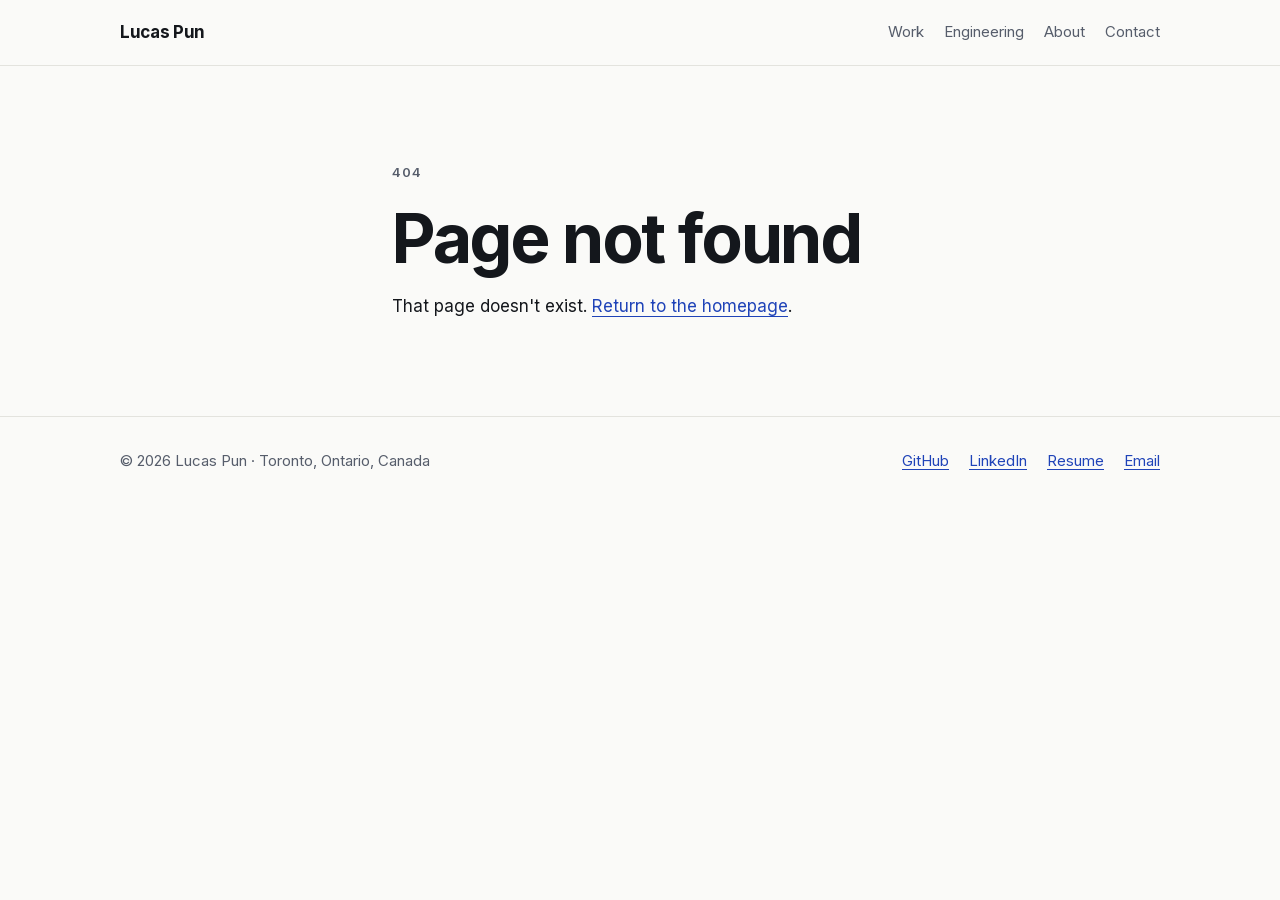
<file: 404/index.html>
<!DOCTYPE html><html lang="en" class="inter_c15e96cb-module__0bjUvq__variable"><head><meta charSet="utf-8"/><meta name="viewport" content="width=device-width, initial-scale=1"/><link rel="stylesheet" href="/_next/static/chunks/1_p042o0olk-e.css" data-precedence="next"/><link rel="stylesheet" href="/_next/static/chunks/3-cgl9bqk3qfh.css" data-precedence="next"/><link rel="stylesheet" href="/_next/static/chunks/1-ovbh64a351r.css" data-precedence="next"/><link rel="preload" as="script" fetchPriority="low" href="/_next/static/chunks/310vm2bl3xxpt.js"/><script src="/_next/static/chunks/19mx3mg6lkumu.js" async=""></script><script src="/_next/static/chunks/27t_qfc-3_lzs.js" async=""></script><script src="/_next/static/chunks/344n2zhqbh4pn.js" async=""></script><script src="/_next/static/chunks/turbopack-2x4itx5cf53iw.js" async=""></script><script src="/_next/static/chunks/2zrivrq8r27_r.js" async=""></script><meta name="robots" content="noindex"/><meta name="theme-color" content="#fafaf8" media="(prefers-color-scheme: light)"/><meta name="theme-color" content="#0f1115" media="(prefers-color-scheme: dark)"/><title>Lucas Pun — Software Engineer</title><meta name="description" content="Software engineer building production products across web, cloud, AI, and iOS. Co-founder of an App Store iOS app and a voice AI product; AWS Certified Developer – Associate. Based in Toronto."/><meta name="application-name" content="Lucas Pun"/><meta name="author" content="Lucas Pun"/><meta name="robots" content="index, follow"/><link rel="canonical" href="https://ney123123.github.io/"/><meta property="og:title" content="Lucas Pun — Software Engineer"/><meta property="og:description" content="Software engineer building production products across web, cloud, AI, and iOS. Co-founder of an App Store iOS app and a voice AI product; AWS Certified Developer – Associate. Based in Toronto."/><meta property="og:url" content="https://ney123123.github.io/"/><meta property="og:site_name" content="Lucas Pun"/><meta property="og:locale" content="en_CA"/><meta property="og:image" content="https://ney123123.github.io/og.png"/><meta property="og:image:width" content="1200"/><meta property="og:image:height" content="630"/><meta property="og:image:alt" content="Lucas Pun — Software Engineer"/><meta property="og:type" content="website"/><meta name="twitter:card" content="summary_large_image"/><meta name="twitter:title" content="Lucas Pun — Software Engineer"/><meta name="twitter:description" content="Software engineer building production products across web, cloud, AI, and iOS. Co-founder of an App Store iOS app and a voice AI product; AWS Certified Developer – Associate. Based in Toronto."/><meta name="twitter:image" content="https://ney123123.github.io/og.png"/><meta name="twitter:image:alt" content="Lucas Pun — Software Engineer"/><meta name="twitter:image:width" content="1200"/><meta name="twitter:image:height" content="630"/><link rel="icon" href="/icon.svg?icon.1oconz2_rxj9k.svg" sizes="any" type="image/svg+xml"/><meta name="next-size-adjust" content=""/><meta http-equiv="Content-Security-Policy" content="default-src &#x27;self&#x27;; script-src &#x27;self&#x27; &#x27;unsafe-inline&#x27;; style-src &#x27;self&#x27;; img-src &#x27;self&#x27; data:; font-src &#x27;self&#x27;; connect-src &#x27;self&#x27; https://us.i.posthog.com; object-src &#x27;none&#x27;; base-uri &#x27;self&#x27;; form-action &#x27;none&#x27;"/><script src="/_next/static/chunks/0cz1d0mv5g_q7.js" noModule=""></script></head><body><div hidden=""><!--$--><!--/$--></div><a class="skip-link" href="#main">Skip to content</a><header class="Header-module__KHjLKa__header"><div class="container Header-module__KHjLKa__inner"><a class="Header-module__KHjLKa__brand" href="/">Lucas Pun</a><nav aria-label="Primary"><ul class="Header-module__KHjLKa__nav"><li><a href="/#work">Work</a></li><li><a href="/#engineering">Engineering</a></li><li><a href="/#about">About</a></li><li><a href="/#contact">Contact</a></li></ul></nav></div></header><main id="main" tabindex="-1"><div class="container not-found-module__sxuMuG__wrap"><p class="eyebrow">404</p><h1>Page not found</h1><p>That page doesn&#x27;t exist. <a href="/">Return to the homepage</a>.</p></div><!--$--><!--/$--></main><footer class="Footer-module__yg9ahW__footer"><div class="container Footer-module__yg9ahW__inner"><p>© <!-- -->2026<!-- --> <!-- -->Lucas Pun<!-- --> · <!-- -->Toronto, Ontario, Canada</p><ul class="LinkList-module__ARxxBa__list " aria-label="Profile links"><li><a href="https://github.com/ney123123" data-track="github_click" target="_blank" rel="noopener noreferrer">GitHub<span class="sr-only"> (opens in a new tab)</span></a></li><li><a href="https://www.linkedin.com/in/silva-pun-a76871b4/" data-track="linkedin_click" target="_blank" rel="noopener noreferrer">LinkedIn<span class="sr-only"> (opens in a new tab)</span></a></li><li><a href="/resume.pdf" data-track="resume_click">Resume</a></li><li><a href="mailto:amztb12602@gmail.com">Email</a></li></ul></div></footer><script src="/_next/static/chunks/310vm2bl3xxpt.js" id="_R_" async=""></script><script>(self.__next_f=self.__next_f||[]).push([0])</script><script>self.__next_f.push([1,"1:\"$Sreact.fragment\"\n2:I[22016,[\"/_next/static/chunks/2zrivrq8r27_r.js\"],\"\"]\n3:I[39756,[\"/_next/static/chunks/2zrivrq8r27_r.js\"],\"default\"]\n4:I[37457,[\"/_next/static/chunks/2zrivrq8r27_r.js\"],\"default\"]\n5:I[41345,[\"/_next/static/chunks/2zrivrq8r27_r.js\"],\"Analytics\"]\n6:I[97367,[\"/_next/static/chunks/2zrivrq8r27_r.js\"],\"OutletBoundary\"]\n7:\"$Sreact.suspense\"\nd:I[68027,[\"/_next/static/chunks/2zrivrq8r27_r.js\"],\"default\",1]\n:HL[\"/_next/static/chunks/1_p042o0olk-e.css\",\"style\"]\n:HL[\"/_next/static/chunks/3-cgl9bqk3qfh.css\",\"style\"]\n:HL[\"/_next/static/chunks/1-ovbh64a351r.css\",\"style\"]\n9:X\n0:{\"P\":null,\"c\":[\"\",\"_not-found\",\"\"],\"q\":\"\",\"i\":false,\"f\":[[[\"\",{\"children\":[\"/_not-found\",{\"children\":[\"__PAGE__\",{},\"$undefined\",\"$undefined\",4608]},\"$undefined\",\"$undefined\",4608]},\"$undefined\",\"$undefined\",4624],[[\"$\",\"$1\",\"c\",{\"children\":[[[\"$\",\"link\",\"0\",{\"rel\":\"stylesheet\",\"href\":\"/_next/static/chunks/1_p042o0olk-e.css\",\"precedence\":\"next\",\"crossOrigin\":\"$undefined\",\"nonce\":\"$undefined\"}],[\"$\",\"link\",\"1\",{\"rel\":\"stylesheet\",\"href\":\"/_next/static/chunks/3-cgl9bqk3qfh.css\",\"precedence\":\"next\",\"crossOrigin\":\"$undefined\",\"nonce\":\"$undefined\"}],[\"$\",\"script\",\"script-0\",{\"src\":\"/_next/static/chunks/2zrivrq8r27_r.js\",\"async\":true,\"nonce\":\"$undefined\"}]],[\"$\",\"html\",null,{\"lang\":\"en\",\"className\":\"inter_c15e96cb-module__0bjUvq__variable\",\"children\":[[\"$\",\"head\",null,{\"children\":[\"$\",\"meta\",null,{\"httpEquiv\":\"Content-Security-Policy\",\"content\":\"default-src 'self'; script-src 'self' 'unsafe-inline'; style-src 'self'; img-src 'self' data:; font-src 'self'; connect-src 'self' https://us.i.posthog.com; object-src 'none'; base-uri 'self'; form-action 'none'\"}]}],[\"$\",\"body\",null,{\"children\":[[\"$\",\"a\",null,{\"className\":\"skip-link\",\"href\":\"#main\",\"children\":\"Skip to content\"}],[\"$\",\"header\",null,{\"className\":\"Header-module__KHjLKa__header\",\"children\":[\"$\",\"div\",null,{\"className\":\"container Header-module__KHjLKa__inner\",\"children\":[[\"$\",\"$L2\",null,{\"href\":\"/\",\"className\":\"Header-module__KHjLKa__brand\",\"children\":\"Lucas Pun\"}],[\"$\",\"nav\",null,{\"aria-label\":\"Primary\",\"children\":[\"$\",\"ul\",null,{\"className\":\"Header-module__KHjLKa__nav\",\"children\":[[\"$\",\"li\",\"/#work\",{\"children\":[\"$\",\"$L2\",null,{\"href\":\"/#work\",\"children\":\"Work\"}]}],[\"$\",\"li\",\"/#engineering\",{\"children\":[\"$\",\"$L2\",null,{\"href\":\"/#engineering\",\"children\":\"Engineering\"}]}],[\"$\",\"li\",\"/#about\",{\"children\":[\"$\",\"$L2\",null,{\"href\":\"/#about\",\"children\":\"About\"}]}],[\"$\",\"li\",\"/#contact\",{\"children\":[\"$\",\"$L2\",null,{\"href\":\"/#contact\",\"children\":\"Contact\"}]}]]}]}]]}]}],[\"$\",\"main\",null,{\"id\":\"main\",\"tabIndex\":-1,\"children\":[\"$\",\"$L3\",null,{\"parallelRouterKey\":\"children\",\"error\":\"$undefined\",\"errorStyles\":\"$undefined\",\"errorScripts\":\"$undefined\",\"template\":[\"$\",\"$L4\",null,{}],\"templateStyles\":\"$undefined\",\"templateScripts\":\"$undefined\",\"notFound\":[[\"$\",\"div\",null,{\"className\":\"container not-found-module__sxuMuG__wrap\",\"children\":[[\"$\",\"p\",null,{\"className\":\"eyebrow\",\"children\":\"404\"}],[\"$\",\"h1\",null,{\"children\":\"Page not found\"}],[\"$\",\"p\",null,{\"children\":[\"That page doesn't exist. \",[\"$\",\"$L2\",null,{\"href\":\"/\",\"children\":\"Return to the homepage\"}],\".\"]}]]}],[[\"$\",\"link\",\"0\",{\"rel\":\"stylesheet\",\"href\":\"/_next/static/chunks/1-ovbh64a351r.css\",\"precedence\":\"next\",\"crossOrigin\":\"$undefined\",\"nonce\":\"$undefined\"}]]],\"forbidden\":\"$undefined\",\"unauthorized\":\"$undefined\"}]}],[\"$\",\"footer\",null,{\"className\":\"Footer-module__yg9ahW__footer\",\"children\":[\"$\",\"div\",null,{\"className\":\"container Footer-module__yg9ahW__inner\",\"children\":[[\"$\",\"p\",null,{\"children\":[\"© \",2026,\" \",\"Lucas Pun\",\" · \",\"Toronto, Ontario, Canada\"]}],[\"$\",\"ul\",null,{\"className\":\"LinkList-module__ARxxBa__list \",\"aria-label\":\"Profile links\",\"children\":[[\"$\",\"li\",\"GitHub\",{\"children\":[\"$\",\"a\",null,{\"href\":\"https://github.com/ney123123\",\"data-track\":\"github_click\",\"data-project\":\"$undefined\",\"data-destination\":\"$undefined\",\"className\":\"$undefined\",\"target\":\"_blank\",\"rel\":\"noopener noreferrer\",\"children\":[\"GitHub\",[\"$\",\"span\",null,{\"className\":\"sr-only\",\"children\":\" (opens in a new tab)\"}]]}]}],[\"$\",\"li\",\"LinkedIn\",{\"children\":[\"$\",\"a\",null,{\"href\":\"https://www.linkedin.com/in/silva-pun-a76871b4/\",\"data-track\":\"linkedin_click\",\"data-project\":\"$undefined\",\"data-destination\":\"$undefined\",\"className\":\"$undefined\",\"target\":\"_blank\",\"rel\":\"noopener noreferrer\",\"children\":[\"LinkedIn\",[\"$\",\"span\",null,{\"className\":\"sr-only\",\"children\":\" (opens in a new tab)\"}]]}]}],[\"$\",\"li\",\"Resume\",{\"children\":[\"$\",\"a\",null,{\"href\":\"/resume.pdf\",\"data-track\":\"resume_click\",\"data-project\":\"$undefined\",\"data-destination\":\"$undefined\",\"className\":\"$undefined\",\"children\":[\"Resume\",false]}]}],[\"$\",\"li\",\"Email\",{\"children\":[\"$\",\"a\",null,{\"href\":\"mailto:amztb12602@gmail.com\",\"className\":\"$undefined\",\"children\":[\"Email\",false]}]}]]}]]}]}],[\"$\",\"$L5\",null,{}]]}]]}]]}],{\"children\":[[\"$\",\"$1\",\"c\",{\"children\":[null,[\"$\",\"$L3\",null,{\"parallelRouterKey\":\"children\",\"error\":\"$undefined\",\"errorStyles\":\"$undefined\",\"errorScripts\":\"$undefined\",\"template\":[\"$\",\"$L4\",null,{}],\"templateStyles\":\"$undefined\",\"templateScripts\":\"$undefined\",\"notFound\":\"$undefined\",\"forbidden\":\"$undefined\",\"unauthorized\":\"$undefined\"}]]}],{\"children\":[[\"$\",\"$1\",\"c\",{\"children\":[[\"$\",\"div\",null,{\"className\":\"container not-found-module__sxuMuG__wrap\",\"children\":[[\"$\",\"p\",null,{\"className\":\"eyebrow\",\"children\":\"404\"}],[\"$\",\"h1\",null,{\"children\":\"Page not found\"}],[\"$\",\"p\",null,{\"children\":[\"That page doesn't exist. \",[\"$\",\"$L2\",null,{\"href\":\"/\",\"children\":\"Return to the homepage\"}],\".\"]}]]}],[[\"$\",\"link\",\"0\",{\"rel\":\"stylesheet\",\"href\":\"/_next/static/chunks/1-ovbh64a351r.css\",\"precedence\":\"next\",\"crossOrigin\":\"$undefined\",\"nonce\":\"$undefined\"}]],[\"$\",\"$L6\",null,{\"children\":[\"$\",\"$7\",null,{\"name\":\"Next.MetadataOutlet\",\"children\":\"$@8\"}]}]]}],{},null,false,null]},null,false,\"$9\"]},null,false,null],[\"$\",\"$1\",\"h\",{\"children\":[[\"$\",\"meta\",null,{\"name\":\"robots\",\"content\":\"noindex\"}],\"$La\",\"$Lb\",\"$Lc\"]}],false]],\"m\":\"$undefined\",\"G\":[\"$d\",[\"$Le\",\"$Lf\"]],\"S\":true,\"h\":null,\"r\":\"$undefined\",\"s\":\"$undefined\",\"a\":\"$undefined\",\"l\":\"$undefined\",\"p\":\"$undefined\",\"d\":\"$undefined\",\"b\":\"8nK23J1-ICqpDvKciIO01\"}\n10:I[97367,[\"/_next/static/chunks/2zrivrq8r27_r.js\"],\"ViewportBoundary\"]\n12:I[97367,[\"/_next/static/chunks/2zrivrq8r27_r.js\"],\"MetadataBoundary\"]\n9:C\na:[\"$\",\"$L10\",null,{\"children\":\"$L11\"}]\nb:[\"$\",\"div\",null,{\"hidden\":true,\"children\":[\"$\",\"$L12\",null,{\"children\":[\"$\",\"$7\",null,{\"name\":\"Next.Metadata\",\"children\":\"$L13\"}]}]}]\nc:[\"$\",\"meta\",null,{\"name\":\"next-size-adjust\",\"content\":\"\"}]\ne:[\"$\",\"link\",\"0\",{\"rel\":\"stylesheet\",\"href\":\"/_next/static/chunks/1_p042o0olk-e.css\",\"precedence\":\"next\",\"crossOrigin\":\"$undefined\",\"nonce\":\"$undefined\"}]\nf:[\"$\",\"link\",\"1\",{\"rel\":\"stylesheet\",\"href\":\"/_next/static/chunks/3-cgl9bqk3qfh.css\",\"precedence\":\"next\",\"crossOrigin\":\"$undefined\",\"nonce\":\"$undefined\"}]\n11:[[\"$\",\"meta\",\"0\",{\"charSet\":\"utf-8\"}],[\"$\",\"meta\",\"1\",{\"name\":\"viewport\",\"content\":\"width=device-width, initial-scale=1\"}],[\"$\",\"meta\",\"2\",{\"name\":\"theme-color\",\"content\":\"#fafaf8\",\"media\":\"(prefers-color-scheme: light)\"}],[\"$\",\"meta\",\"3\",{\"name\":\"theme-color\",\"content\":\"#0f1115\",\"media\":\"(prefers-color-scheme: dark)\"}]]\n14:I[27201,[\"/_next/static/chunks/2zrivrq8r27_r.js\"],\"IconMark\"]\n8:null\n13:[[\"$\",\"title\",\"0\",{\"children\":\"Lucas Pun — Software Engineer\"}],[\"$\",\"meta\",\"1\",{\"name\":\"description\",\"content\":\"Software engineer building production products across web, cloud, AI, and iOS. Co-founder of an App Store iOS app and a voice AI product; AWS Certified Developer – Associate. Based in Toronto.\"}],[\"$\",\"meta\",\"2\",{\"name\":\"application-name\",\"content\":\"Lucas Pun\"}],[\"$\",\"meta\",\"3\",{\"name\":\"author\",\"content\":\"Lucas Pun\"}],[\"$\",\"meta\",\"4\",{\"name\":\"robots\",\"content\":\"index, follow\"}],[\"$\",\"link\",\"5\",{\"rel\":\"canonical\",\"href\":\"https://ney123123.github.io/\"}],[\"$\",\"meta\",\"6\",{\"property\":\"og:title\",\"content\":\"Lucas Pun — Software Engineer\"}],[\"$\",\"meta\",\"7\",{\"property\":\"og:description\",\"content\":\"Software engineer building production products across web, cloud, AI, and iOS. Co-founder of an App Store iOS app and a voice AI product; AWS Certified Developer – Associate. Based in Toronto.\"}],[\"$\",\"meta\",\"8\",{\"property\":\"og:url\",\"content\":\"https://ney123123.github.io/\"}],[\"$\",\"meta\",\"9\",{\"property\":\"og:site_name\",\"content\":\"Lucas Pun\"}],[\"$\",\"meta\",\"10\",{\"property\":\"og:locale\",\"content\":\"en_CA\"}],[\"$\",\"meta\",\"11\",{\"property\":\"og:image\",\"content\":\"https://ney123123.github.io/og.png\"}],[\"$\",\"meta\",\"12\",{\"property\":\"og:image:width\",\"content\":\"1200\"}],[\"$\",\"meta\",\"13\",{\"property\":\"og:image:height\",\"content\":\"630\"}],[\"$\",\"meta\",\"14\",{\"property\":\"og:image:alt\",\"content\":\"Lucas Pun — Software Engineer\"}],[\"$\",\"meta\",\"15\",{\"property\":\"og:type\",\"content\":\"website\"}],[\"$\",\"meta\",\"16\",{\"name\":\"twitter:card\",\"content\":\"summary_large_image\"}],[\"$\",\"meta\",\"17\",{\"name\":\"twitter:title\",\"content\":\"Lucas Pun — Software Engineer\"}],[\"$\",\"meta\",\"18\",{\"name\":\"twitter:description\",\"content\":\"Software engineer building production products across web, cloud, AI, and iOS. Co-founder of an App Store iOS app and a voice AI product; AWS Certified Developer – Associate. Based in Toronto.\"}],[\"$\",\"meta\",\"19\",{\"name\":\"twitter:image\",\"content\":\"https://ney123123.github.io/og.png\"}],[\"$\",\"meta\",\"20\",{\"name\":\"twitter:image:alt\",\"content\":\"Lucas Pun — Software Engineer\"}],[\"$\",\"meta\",\"21\",{\"name\":\"twitter:image:width\",\"content\":\"1200\"}],[\"$\",\"meta\",\"22\",{\"name\":\"twitter:image:height\",\"content\":\"630\"}],[\"$\",\"link\",\"23\",{\"rel\":\"icon\",\"href\":\"/icon.svg?icon.1oconz2_rxj9k.svg\",\"sizes\":\"any\",\"type\":\"image/svg+xml\"}],[\"$\",\"$L14\",\"24\",{}]]\n"])</script></body></html>
</file>
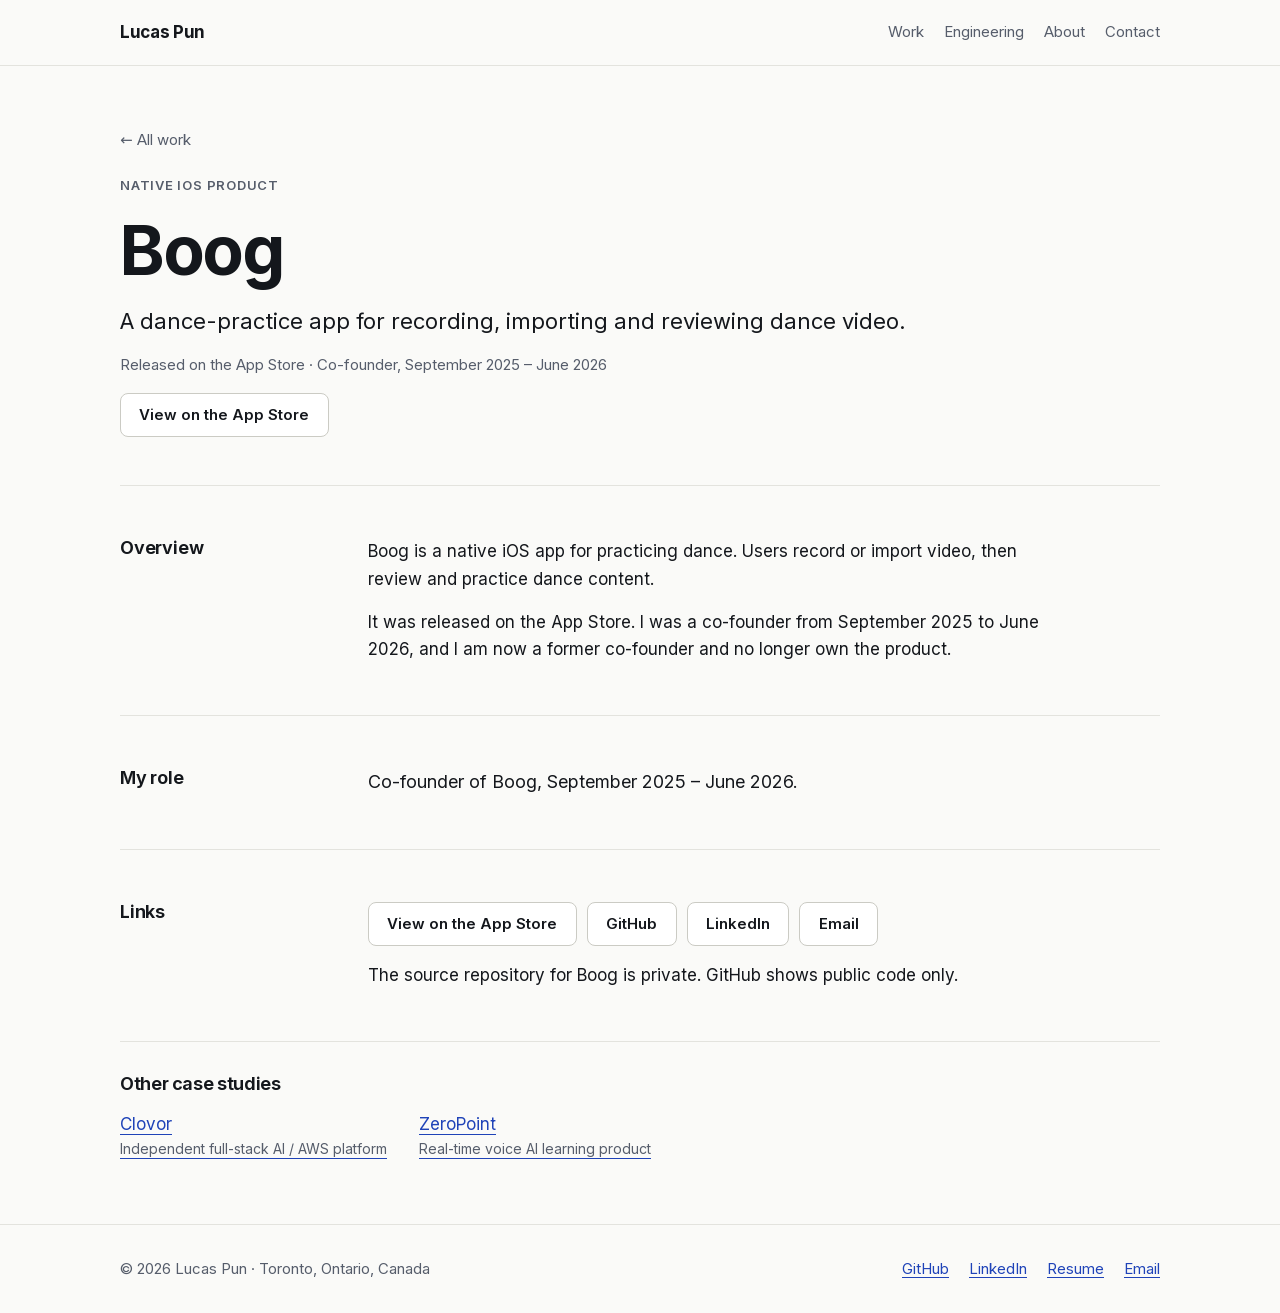
<file: projects/boog/index.html>
<!DOCTYPE html><html lang="en" class="inter_c15e96cb-module__0bjUvq__variable"><head><meta charSet="utf-8"/><meta name="viewport" content="width=device-width, initial-scale=1"/><link rel="preload" href="/_next/static/media/83afe278b6a6bb3c-s.p.2bn3s6zvc0dyp.woff2" as="font" crossorigin="" type="font/woff2"/><link rel="stylesheet" href="/_next/static/chunks/1_p042o0olk-e.css" data-precedence="next"/><link rel="stylesheet" href="/_next/static/chunks/3-cgl9bqk3qfh.css" data-precedence="next"/><link rel="preload" as="script" fetchPriority="low" href="/_next/static/chunks/310vm2bl3xxpt.js"/><script src="/_next/static/chunks/19mx3mg6lkumu.js" async=""></script><script src="/_next/static/chunks/27t_qfc-3_lzs.js" async=""></script><script src="/_next/static/chunks/344n2zhqbh4pn.js" async=""></script><script src="/_next/static/chunks/turbopack-2x4itx5cf53iw.js" async=""></script><script src="/_next/static/chunks/2zrivrq8r27_r.js" async=""></script><script src="/_next/static/chunks/0s7p82lvw8czg.js" async=""></script><link rel="preload" href="/_next/static/chunks/1-ovbh64a351r.css" as="style"/><meta name="theme-color" content="#fafaf8" media="(prefers-color-scheme: light)"/><meta name="theme-color" content="#0f1115" media="(prefers-color-scheme: dark)"/><title>Boog — native iOS dance-practice app | Lucas Pun</title><meta name="description" content="Boog is a native iOS dance-practice app released on the App Store. Lucas Pun was a co-founder from September 2025 to June 2026."/><meta name="application-name" content="Lucas Pun"/><meta name="author" content="Lucas Pun"/><meta name="robots" content="index, follow"/><link rel="canonical" href="https://ney123123.github.io/projects/boog/"/><meta property="og:title" content="Boog — native iOS dance-practice app | Lucas Pun"/><meta property="og:description" content="Boog is a native iOS dance-practice app released on the App Store. Lucas Pun was a co-founder from September 2025 to June 2026."/><meta property="og:url" content="https://ney123123.github.io/projects/boog/"/><meta property="og:site_name" content="Lucas Pun"/><meta property="og:locale" content="en_CA"/><meta property="og:type" content="article"/><meta name="twitter:card" content="summary_large_image"/><meta name="twitter:title" content="Lucas Pun — Software Engineer"/><meta name="twitter:description" content="Software engineer building production products across web, cloud, AI, and iOS. Co-founder of an App Store iOS app and a voice AI product; AWS Certified Developer – Associate. Based in Toronto."/><meta name="twitter:image" content="https://ney123123.github.io/og.png"/><meta name="twitter:image:alt" content="Lucas Pun — Software Engineer"/><meta name="twitter:image:width" content="1200"/><meta name="twitter:image:height" content="630"/><link rel="icon" href="/icon.svg?icon.1oconz2_rxj9k.svg" sizes="any" type="image/svg+xml"/><meta name="next-size-adjust" content=""/><meta http-equiv="Content-Security-Policy" content="default-src &#x27;self&#x27;; script-src &#x27;self&#x27; &#x27;unsafe-inline&#x27;; style-src &#x27;self&#x27;; img-src &#x27;self&#x27; data:; font-src &#x27;self&#x27;; connect-src &#x27;self&#x27; https://us.i.posthog.com; object-src &#x27;none&#x27;; base-uri &#x27;self&#x27;; form-action &#x27;none&#x27;"/><script src="/_next/static/chunks/0cz1d0mv5g_q7.js" noModule=""></script></head><body><div hidden=""><!--$--><!--/$--></div><a class="skip-link" href="#main">Skip to content</a><header class="Header-module__KHjLKa__header"><div class="container Header-module__KHjLKa__inner"><a class="Header-module__KHjLKa__brand" href="/">Lucas Pun</a><nav aria-label="Primary"><ul class="Header-module__KHjLKa__nav"><li><a href="/#work">Work</a></li><li><a href="/#engineering">Engineering</a></li><li><a href="/#about">About</a></li><li><a href="/#contact">Contact</a></li></ul></nav></div></header><main id="main" tabindex="-1"><article class="container" aria-labelledby="project-title"><header class="CaseStudy-module__QuVwha__header"><nav aria-label="Breadcrumb" class="CaseStudy-module__QuVwha__breadcrumb"><a href="/#work"><span aria-hidden="true">← </span>All work</a></nav><p class="eyebrow">Native iOS product</p><h1 id="project-title">Boog</h1><p class="CaseStudy-module__QuVwha__tagline">A dance-practice app for recording, importing and reviewing dance video.</p><p class="CaseStudy-module__QuVwha__status">Released on the App Store · Co-founder, September 2025 – June 2026</p><ul class="LinkList-module__ARxxBa__list LinkList-module__ARxxBa__buttons" aria-label="Boog evidence links"><li><a href="https://apps.apple.com/ca/app/boog-dance-practice-studio/id6751441724" class="btn btn-secondary" target="_blank" rel="noopener noreferrer">View on the App Store<span class="sr-only"> (opens in a new tab)</span></a></li></ul></header><section id="overview" class="Section-module__KfoqSq__section " aria-labelledby="overview-title"><h2 id="overview-title" class="Section-module__KfoqSq__title">Overview</h2><div class="Section-module__KfoqSq__content"><div class="prose"><p>Boog is a native iOS app for practicing dance. Users record or import video, then review and practice dance content.</p><p>It was released on the App Store. I was a co-founder from September 2025 to June 2026, and I am now a former co-founder and no longer own the product.</p></div></div></section><section id="role" class="Section-module__KfoqSq__section " aria-labelledby="role-title"><h2 id="role-title" class="Section-module__KfoqSq__title">My role</h2><div class="Section-module__KfoqSq__content"><p class="CaseStudy-module__QuVwha__roleSummary">Co-founder of Boog, September 2025 – June 2026.</p></div></section><section id="links" class="Section-module__KfoqSq__section " aria-labelledby="links-title"><h2 id="links-title" class="Section-module__KfoqSq__title">Links</h2><div class="Section-module__KfoqSq__content"><div class="CaseStudy-module__QuVwha__linksBlock"><ul class="LinkList-module__ARxxBa__list LinkList-module__ARxxBa__buttons" aria-label="Boog evidence links"><li><a href="https://apps.apple.com/ca/app/boog-dance-practice-studio/id6751441724" class="btn btn-secondary" target="_blank" rel="noopener noreferrer">View on the App Store<span class="sr-only"> (opens in a new tab)</span></a></li><li><a href="https://github.com/ney123123" data-track="github_click" class="btn btn-secondary" target="_blank" rel="noopener noreferrer">GitHub<span class="sr-only"> (opens in a new tab)</span></a></li><li><a href="https://www.linkedin.com/in/silva-pun-a76871b4/" data-track="linkedin_click" class="btn btn-secondary" target="_blank" rel="noopener noreferrer">LinkedIn<span class="sr-only"> (opens in a new tab)</span></a></li><li><a href="mailto:amztb12602@gmail.com" class="btn btn-secondary">Email</a></li></ul><p>The source repository for <!-- -->Boog<!-- --> is private. GitHub shows public code only.</p></div></div></section><nav aria-label="Other case studies" class="CaseStudy-module__QuVwha__others"><h2 class="CaseStudy-module__QuVwha__othersTitle">Other case studies</h2><ul><li><a href="/projects/clovor/">Clovor<span class="CaseStudy-module__QuVwha__othersKind">Independent full-stack AI / AWS platform</span></a></li><li><a href="/projects/zeropoint/">ZeroPoint<span class="CaseStudy-module__QuVwha__othersKind">Real-time voice AI learning product</span></a></li></ul></nav></article><!--$--><!--/$--></main><footer class="Footer-module__yg9ahW__footer"><div class="container Footer-module__yg9ahW__inner"><p>© <!-- -->2026<!-- --> <!-- -->Lucas Pun<!-- --> · <!-- -->Toronto, Ontario, Canada</p><ul class="LinkList-module__ARxxBa__list " aria-label="Profile links"><li><a href="https://github.com/ney123123" data-track="github_click" target="_blank" rel="noopener noreferrer">GitHub<span class="sr-only"> (opens in a new tab)</span></a></li><li><a href="https://www.linkedin.com/in/silva-pun-a76871b4/" data-track="linkedin_click" target="_blank" rel="noopener noreferrer">LinkedIn<span class="sr-only"> (opens in a new tab)</span></a></li><li><a href="/resume.pdf" data-track="resume_click">Resume</a></li><li><a href="mailto:amztb12602@gmail.com">Email</a></li></ul></div></footer><script src="/_next/static/chunks/310vm2bl3xxpt.js" id="_R_" async=""></script><script>(self.__next_f=self.__next_f||[]).push([0])</script><script>self.__next_f.push([1,"1:\"$Sreact.fragment\"\n2:I[22016,[\"/_next/static/chunks/2zrivrq8r27_r.js\",\"/_next/static/chunks/0s7p82lvw8czg.js\"],\"\"]\n3:I[39756,[\"/_next/static/chunks/2zrivrq8r27_r.js\"],\"default\"]\n4:I[37457,[\"/_next/static/chunks/2zrivrq8r27_r.js\"],\"default\"]\n5:I[41345,[\"/_next/static/chunks/2zrivrq8r27_r.js\"],\"Analytics\"]\n7:I[97367,[\"/_next/static/chunks/2zrivrq8r27_r.js\"],\"OutletBoundary\"]\n8:\"$Sreact.suspense\"\nb:I[97367,[\"/_next/static/chunks/2zrivrq8r27_r.js\"],\"ViewportBoundary\"]\nd:I[97367,[\"/_next/static/chunks/2zrivrq8r27_r.js\"],\"MetadataBoundary\"]\n10:I[68027,[\"/_next/static/chunks/2zrivrq8r27_r.js\"],\"default\",1]\n:HL[\"/_next/static/chunks/1_p042o0olk-e.css\",\"style\"]\n:HL[\"/_next/static/chunks/3-cgl9bqk3qfh.css\",\"style\"]\n:HL[\"/_next/static/media/83afe278b6a6bb3c-s.p.2bn3s6zvc0dyp.woff2\",\"font\",{\"crossOrigin\":\"\",\"type\":\"font/woff2\"}]\n:HL[\"/_next/static/chunks/1-ovbh64a351r.css\",\"style\"]\na:X\n0:{\"P\":null,\"c\":[\"\",\"projects\",\"boog\",\"\"],\"q\":\"\",\"i\":false,\"f\":[[[\"\",{\"children\":[\"projects\",{\"children\":[[\"slug\",\"boog\",\"d\",[]],{\"children\":[\"__PAGE__\",{},\"$undefined\",\"$undefined\",4608]},\"$undefined\",\"$undefined\",4608]},\"$undefined\",\"$undefined\",4608]},\"$undefined\",\"$undefined\",4624],[[\"$\",\"$1\",\"c\",{\"children\":[[[\"$\",\"link\",\"0\",{\"rel\":\"stylesheet\",\"href\":\"/_next/static/chunks/1_p042o0olk-e.css\",\"precedence\":\"next\",\"crossOrigin\":\"$undefined\",\"nonce\":\"$undefined\"}],[\"$\",\"link\",\"1\",{\"rel\":\"stylesheet\",\"href\":\"/_next/static/chunks/3-cgl9bqk3qfh.css\",\"precedence\":\"next\",\"crossOrigin\":\"$undefined\",\"nonce\":\"$undefined\"}],[\"$\",\"script\",\"script-0\",{\"src\":\"/_next/static/chunks/2zrivrq8r27_r.js\",\"async\":true,\"nonce\":\"$undefined\"}]],[\"$\",\"html\",null,{\"lang\":\"en\",\"className\":\"inter_c15e96cb-module__0bjUvq__variable\",\"children\":[[\"$\",\"head\",null,{\"children\":[\"$\",\"meta\",null,{\"httpEquiv\":\"Content-Security-Policy\",\"content\":\"default-src 'self'; script-src 'self' 'unsafe-inline'; style-src 'self'; img-src 'self' data:; font-src 'self'; connect-src 'self' https://us.i.posthog.com; object-src 'none'; base-uri 'self'; form-action 'none'\"}]}],[\"$\",\"body\",null,{\"children\":[[\"$\",\"a\",null,{\"className\":\"skip-link\",\"href\":\"#main\",\"children\":\"Skip to content\"}],[\"$\",\"header\",null,{\"className\":\"Header-module__KHjLKa__header\",\"children\":[\"$\",\"div\",null,{\"className\":\"container Header-module__KHjLKa__inner\",\"children\":[[\"$\",\"$L2\",null,{\"href\":\"/\",\"className\":\"Header-module__KHjLKa__brand\",\"children\":\"Lucas Pun\"}],[\"$\",\"nav\",null,{\"aria-label\":\"Primary\",\"children\":[\"$\",\"ul\",null,{\"className\":\"Header-module__KHjLKa__nav\",\"children\":[[\"$\",\"li\",\"/#work\",{\"children\":[\"$\",\"$L2\",null,{\"href\":\"/#work\",\"children\":\"Work\"}]}],[\"$\",\"li\",\"/#engineering\",{\"children\":[\"$\",\"$L2\",null,{\"href\":\"/#engineering\",\"children\":\"Engineering\"}]}],[\"$\",\"li\",\"/#about\",{\"children\":[\"$\",\"$L2\",null,{\"href\":\"/#about\",\"children\":\"About\"}]}],[\"$\",\"li\",\"/#contact\",{\"children\":[\"$\",\"$L2\",null,{\"href\":\"/#contact\",\"children\":\"Contact\"}]}]]}]}]]}]}],[\"$\",\"main\",null,{\"id\":\"main\",\"tabIndex\":-1,\"children\":[\"$\",\"$L3\",null,{\"parallelRouterKey\":\"children\",\"error\":\"$undefined\",\"errorStyles\":\"$undefined\",\"errorScripts\":\"$undefined\",\"template\":[\"$\",\"$L4\",null,{}],\"templateStyles\":\"$undefined\",\"templateScripts\":\"$undefined\",\"notFound\":[[\"$\",\"div\",null,{\"className\":\"container not-found-module__sxuMuG__wrap\",\"children\":[[\"$\",\"p\",null,{\"className\":\"eyebrow\",\"children\":\"404\"}],[\"$\",\"h1\",null,{\"children\":\"Page not found\"}],[\"$\",\"p\",null,{\"children\":[\"That page doesn't exist. \",[\"$\",\"$L2\",null,{\"href\":\"/\",\"children\":\"Return to the homepage\"}],\".\"]}]]}],[[\"$\",\"link\",\"0\",{\"rel\":\"stylesheet\",\"href\":\"/_next/static/chunks/1-ovbh64a351r.css\",\"precedence\":\"next\",\"crossOrigin\":\"$undefined\",\"nonce\":\"$undefined\"}]]],\"forbidden\":\"$undefined\",\"unauthorized\":\"$undefined\"}]}],[\"$\",\"footer\",null,{\"className\":\"Footer-module__yg9ahW__footer\",\"children\":[\"$\",\"div\",null,{\"className\":\"container Footer-module__yg9ahW__inner\",\"children\":[[\"$\",\"p\",null,{\"children\":[\"© \",2026,\" \",\"Lucas Pun\",\" · \",\"Toronto, Ontario, Canada\"]}],[\"$\",\"ul\",null,{\"className\":\"LinkList-module__ARxxBa__list \",\"aria-label\":\"Profile links\",\"children\":[[\"$\",\"li\",\"GitHub\",{\"children\":[\"$\",\"a\",null,{\"href\":\"https://github.com/ney123123\",\"data-track\":\"github_click\",\"data-project\":\"$undefined\",\"data-destination\":\"$undefined\",\"className\":\"$undefined\",\"target\":\"_blank\",\"rel\":\"noopener noreferrer\",\"children\":[\"GitHub\",[\"$\",\"span\",null,{\"className\":\"sr-only\",\"children\":\" (opens in a new tab)\"}]]}]}],[\"$\",\"li\",\"LinkedIn\",{\"children\":[\"$\",\"a\",null,{\"href\":\"https://www.linkedin.com/in/silva-pun-a76871b4/\",\"data-track\":\"linkedin_click\",\"data-project\":\"$undefined\",\"data-destination\":\"$undefined\",\"className\":\"$undefined\",\"target\":\"_blank\",\"rel\":\"noopener noreferrer\",\"children\":[\"LinkedIn\",[\"$\",\"span\",null,{\"className\":\"sr-only\",\"children\":\" (opens in a new tab)\"}]]}]}],[\"$\",\"li\",\"Resume\",{\"children\":[\"$\",\"a\",null,{\"href\":\"/resume.pdf\",\"data-track\":\"resume_click\",\"data-project\":\"$undefined\",\"data-destination\":\"$undefined\",\"className\":\"$undefined\",\"children\":[\"Resume\",false]}]}],[\"$\",\"li\",\"Email\",{\"children\":[\"$\",\"a\",null,{\"href\":\"mailto:amztb12602@gmail.com\",\"className\":\"$undefined\",\"children\":[\"Email\",false]}]}]]}]]}]}],[\"$\",\"$L5\",null,{}]]}]]}]]}],{\"children\":[[\"$\",\"$1\",\"c\",{\"children\":[null,[\"$\",\"$L3\",null,{\"parallelRouterKey\":\"children\",\"error\":\"$undefined\",\"errorStyles\":\"$undefined\",\"errorScripts\":\"$undefined\",\"template\":[\"$\",\"$L4\",null,{}],\"templateStyles\":\"$undefined\",\"templateScripts\":\"$undefined\",\"notFound\":\"$undefined\",\"forbidden\":\"$undefined\",\"unauthorized\":\"$undefined\"}]]}],{\"children\":[[\"$\",\"$1\",\"c\",{\"children\":[null,[\"$\",\"$L3\",null,{\"parallelRouterKey\":\"children\",\"error\":\"$undefined\",\"errorStyles\":\"$undefined\",\"errorScripts\":\"$undefined\",\"template\":[\"$\",\"$L4\",null,{}],\"templateStyles\":\"$undefined\",\"templateScripts\":\"$undefined\",\"notFound\":\"$undefined\",\"forbidden\":\"$undefined\",\"unauthorized\":\"$undefined\"}]]}],{\"children\":[[\"$\",\"$1\",\"c\",{\"children\":[\"$L6\",[[\"$\",\"script\",\"script-0\",{\"src\":\"/_next/static/chunks/0s7p82lvw8czg.js\",\"async\":true,\"nonce\":\"$undefined\"}]],[\"$\",\"$L7\",null,{\"children\":[\"$\",\"$8\",null,{\"name\":\"Next.MetadataOutlet\",\"children\":\"$@9\"}]}]]}],{},null,false,null]},null,false,\"$a\"]},null,false,\"$a\"]},null,false,null],[\"$\",\"$1\",\"h\",{\"children\":[null,[\"$\",\"$Lb\",null,{\"children\":\"$Lc\"}],[\"$\",\"div\",null,{\"hidden\":true,\"children\":[\"$\",\"$Ld\",null,{\"children\":[\"$\",\"$8\",null,{\"name\":\"Next.Metadata\",\"children\":\"$Le\"}]}]}],\"$Lf\"]}],false]],\"m\":\"$undefined\",\"G\":[\"$10\",[\"$L11\",\"$L12\"]],\"S\":true,\"h\":null,\"r\":\"$undefined\",\"s\":\"$undefined\",\"a\":\"$undefined\",\"l\":\"$undefined\",\"p\":\"$undefined\",\"d\":\"$undefined\",\"b\":\"8nK23J1-ICqpDvKciIO01\"}\na:C\nf:[\"$\",\"meta\",null,{\"name\":\"next-size-adjust\",\"content\":\"\"}]\n11:[\"$\",\"link\",\"0\",{\"rel\":\"stylesheet\",\"href\":\"/_next/static/chunks/1_p042o0olk-e.css\",\"precedence\":\"next\",\"crossOrigin\":\"$undefined\",\"nonce\":\"$undefined\"}]\n12:[\"$\",\"link\",\"1\",{\"rel\":\"stylesheet\",\"href\":\"/_next/static/chunks/3-cgl9bqk3qfh.css\",\"precedence\":\"next\",\"crossOrigin\":\"$undefined\",\"nonce\":\"$undefined\"}]\n13:I[27234,[\"/_next/static/chunks/2zrivrq8r27_r.js\",\"/_next/static/chunks/0s7p82lvw8czg.js\"],\"ProjectView\"]\n6:[\"$\",\"article\",null,{\"className\":\"container\",\"aria-labelledby\":\"project-title\",\"children\":[[\"$\",\"$L13\",null,{\"name\":\"Boog\"}],[\"$\",\"header\",null,{\"className\":\"CaseStudy-module__QuVwha__header\",\"children\":[[\"$\",\"nav\",null,{\"aria-label\":\"Breadcrumb\",\"className\":\"CaseStudy-module__QuVwha__breadcrumb\",\"children\":[\"$\",\"$L2\",null,{\"href\":\"/#work\",\"children\":[[\"$\",\"span\",null,{\"aria-hidden\":\"true\",\"children\":\"← \"}],\"All work\"]}]}],[\"$\",\"p\",null,{\"className\":\"eyebrow\",\"children\":\"Native iOS product\"}],[\"$\",\"h1\",null,{\"id\":\"project-title\",\"children\":\"Boog\"}],[\"$\",\"p\",null,{\"className\":\"CaseStudy-module__QuVwha__tagline\",\"children\":\"A dance-practice app for recording, importing and reviewing dance video.\"}],[\"$\",\"p\",null,{\"className\":\"CaseStudy-module__QuVwha__status\",\"children\":\"Released on the App Store · Co-founder, September 2025 – June 2026\"}],[\"$\",\"ul\",null,{\"className\":\"LinkList-module__ARxxBa__list LinkList-module__ARxxBa__buttons\",\"aria-label\":\"Boog evidence links\",\"children\":[[\"$\",\"li\",\"View on the App Store\",{\"children\":[\"$\",\"a\",null,{\"href\":\"https://apps.apple.com/ca/app/boog-dance-practice-studio/id6751441724\",\"className\":\"btn btn-secondary\",\"target\":\"_blank\",\"rel\":\"noopener noreferrer\",\"children\":[\"View on the App Store\",[\"$\",\"span\",null,{\"className\":\"sr-only\",\"children\":\" (opens in a new tab)\"}]]}]}]]}],false,false]}],[\"$\",\"section\",null,{\"id\":\"overview\",\"className\":\"Section-module__KfoqSq__section \",\"aria-labelledby\":\"overview-title\",\"children\":[[\"$\",\"h2\",null,{\"id\":\"overview-title\",\"className\":\"Section-module__KfoqSq__title\",\"children\":\"Overview\"}],[\"$\",\"div\",null,{\"className\":\"Section-module__KfoqSq__content\",\"children\":[[\"$\",\"div\",null,{\"className\":\"prose\",\"children\":[[\"$\",\"p\",\"Boog is a native iOS app for practicing dance. Users record or import video, then review and practice dance content.\",{\"children\":[\"Boog is a native iOS app for practicing dance. Users record or import video, then review and practice dance content.\"]}],[\"$\",\"p\",\"It was released on the App Store. I was a co-founder from September 2025 to June 2026, and I am now a former co-founder and no longer own the product.\",{\"children\":[\"It was released on the App Store. I was a co-founder from September 2025 to June 2026, and I am now a former co-founder and no longer own the product.\"]}]]}],\"$undefined\",false]}]]}],false,[\"$\",\"section\",null,{\"id\":\"role\",\"className\":\"Section-module__KfoqSq__section \",\"aria-labelledby\":\"role-title\",\"children\":[[\"$\",\"h2\",null,{\"id\":\"role-title\",\"className\":\"Section-module__KfoqSq__title\",\"children\":\"My role\"}],[\"$\",\"div\",null,{\"className\":\"Section-module__KfoqSq__content\",\"children\":[[\"$\",\"p\",null,{\"className\":\"CaseStudy-module__QuVwha__roleSummary\",\"children\":[\"Co-founder of Boog, September 2025 – June 2026.\"]}],false,false]}]]}],false,false,false,false,false,false,[\"$\",\"section\",null,{\"id\":\"links\",\"className\":\"Section-module__KfoqSq__section \",\"aria-labelledby\":\"links-title\",\"children\":[[\"$\",\"h2\",null,{\"id\":\"links-title\",\"className\":\"Section-module__KfoqSq__title\",\"children\":\"Links\"}],[\"$\",\"div\",null,{\"className\":\"Section-module__KfoqSq__content\",\"children\":[\"$\",\"div\",null,{\"className\":\"CaseStudy-module__QuVwha__linksBlock\",\"children\":[[\"$\",\"ul\",null,{\"className\":\"LinkList-module__ARxxBa__list LinkList-module__ARxxBa__buttons\",\"aria-label\":\"Boog evidence links\",\"children\":[[\"$\",\"li\",\"View on the App Store\",{\"children\":[\"$\",\"a\",null,{\"href\":\"https://apps.apple.com/ca/app/boog-dance-practice-studio/id6751441724\",\"className\":\"btn btn-secondary\",\"target\":\"_blank\",\"rel\":\"noopener noreferrer\",\"children\":[\"View on the App Store\",[\"$\",\"span\",null,{\"className\":\"sr-only\",\"children\":\" (opens in a new tab)\"}]]}]}],[\"$\",\"li\",\"GitHub\",{\"children\":[\"$\",\"a\",null,{\"href\":\"https://github.com/ney123123\",\"data-track\":\"github_click\",\"data-project\":\"$undefined\",\"data-destination\":\"$undefined\",\"className\":\"btn btn-secondary\",\"target\":\"_blank\",\"rel\":\"noopener noreferrer\",\"children\":[\"GitHub\",[\"$\",\"span\",null,{\"className\":\"sr-only\",\"children\":\" (opens in a new tab)\"}]]}]}],[\"$\",\"li\",\"LinkedIn\",{\"children\":[\"$\",\"a\",null,{\"href\":\"https://www.linkedin.com/in/silva-pun-a76871b4/\",\"data-track\":\"linkedin_click\",\"data-project\":\"$undefined\",\"data-destination\":\"$undefined\",\"className\":\"btn btn-secondary\",\"target\":\"_blank\",\"rel\":\"noopener noreferrer\",\"children\":[\"LinkedIn\",\"$L14\"]}]}],\"$L15\"]}],\"$L16\"]}]}]]}],\"$L17\"]}]\n14:[\"$\",\"span\",null,{\"className\":\"sr-only\",\"children\":\" (opens in a new tab)\"}]\n15:[\"$\",\"li\",\"Email\",{\"children\":[\"$\",\"a\",null,{\"href\":\"mailto:amztb12602@gmail.com\",\"className\":\"btn btn-secondary\",\"children\":[\"Email\",false]}]}]\n16:[\"$\",\"p\",null,{\"children\":[\"The source repository for \",\"Boog\",\" is private. GitHub shows public code only.\"]}]\n17:[\"$\",\"nav\",null,{\"aria-label\":\"Other case studies\",\"className\":\"CaseStudy-module__QuVwha__others\",\"children\":[[\"$\",\"h2\",null,{\"className\":\"CaseStudy-module__QuVwha__othersTitle\",\"children\":\"Other case studies\"}],[\"$\",\"ul\",null,{\"children\":[[\"$\",\"li\",\"clovor\",{\"children\":[\"$\",\"$L2\",null,{\"href\":\"/projects/clovor/\",\"children\":[\"Clovor\",[\"$\",\"span\",null,{\"className\":\"CaseStudy-module__QuVwha__othersKind\",\"children\":\"Independent full-stack AI / AWS platform\"}]]}]}],[\"$\",\"li\",\"zeropoint\",{\"children\":[\"$\",\"$L2\",null,{\"href\":\"/projects/zeropoint/\",\"children\":[\"ZeroPoint\",[\"$\",\"span\",null,{\"className\":\"CaseStudy-module__QuVwha__othersKind\",\"children\":\"Real-time voice AI learning product\"}]]}]}]]}]]}]\nc:[[\"$\",\"meta\",\"0\",{\"charSet\":\"utf-8\"}],[\"$\",\"meta\",\"1\",{\"name\":\"viewport\",\"content\":\"width=device-width, initial-scale=1\"}],[\"$\",\"meta\",\"2\",{\"name\":\"theme-color\",\"content\":\"#fafaf8\",\"media\":\"(prefers-color-scheme: light)\"}],[\"$\",\"meta\",\"3\",{\"name\":\"theme-color\",\"content\":\"#0f1115\",\"media\":\"(prefers-color-scheme: dark)\"}]]\n18:I[27201,[\"/_next/static/chunks/2zrivrq8r27_r.js\"],\"IconMark\"]\n9:null\ne:[[\"$\",\"title\",\"0\",{\"children\":\"Boog — native iOS dance-practice app | Lucas Pun\"}],[\"$\",\"meta\",\"1\",{\"name\":\"description\",\"content\":\"Boog is a native iOS dance-practice app released on the App Store. Lucas Pun was a co-founder from September 2025 to June 2026.\"}],[\"$\",\"meta\",\"2\",{\"name\":\"application-name\",\"content\":\"Lucas Pun\"}],[\"$\",\"meta\",\"3\",{\"name\":\"author\",\"content\":\"Lucas Pun\"}],[\"$\",\"meta\",\"4\",{\"name\":\"robots\",\"content\":\"index, follow\"}],[\"$\",\"link\",\"5\",{\"rel\":\"canonical\",\"href\":\"https://ney123123.github.io/projects/boog/\"}],[\"$\",\"meta\",\"6\",{\"property\":\"og:title\",\"content\":\"Boog — native iOS dance-practice app | Lucas Pun\"}],[\"$\",\"meta\",\"7\",{\"property\":\"og:description\",\"content\":\"Boog is a native iOS dance-practice app released on the App Store. Lucas Pun was a co-founder from September 2025 to June 2026.\"}],[\"$\",\"meta\",\"8\",{\"property\":\"og:url\",\"content\":\"https://ney123123.github.io/projects/boog/\"}],[\"$\",\"meta\",\"9\",{\"property\":\"og:site_name\",\"content\":\"Lucas Pun\"}],[\"$\",\"meta\",\"10\",{\"property\":\"og:locale\",\"content\":\"en_CA\"}],[\"$\",\"meta\",\"11\",{\"property\":\"og:type\",\"content\":\"article\"}],[\"$\",\"meta\",\"12\",{\"name\":\"twitter:card\",\"content\":\"summary_large_image\"}],[\"$\",\"meta\",\"13\",{\"name\":\"twitter:title\",\"content\":\"Lucas Pun — Software Engineer\"}],[\"$\",\"meta\",\"14\",{\"name\":\"twitter:description\",\"content\":\"Software engineer building production products across web, cloud, AI, and iOS. Co-founder of an App Store iOS app and a voice AI product; AWS Certified Developer – Associate. Based in Toronto.\"}],[\"$\",\"meta\",\"15\",{\"name\":\"twitter:image\",\"content\":\"https://ney123123.github.io/og.png\"}],[\"$\",\"meta\",\"16\",{\"name\":\"twitter:image:alt\",\"content\":\"Lucas Pun — Software Engineer\"}],[\"$\",\"meta\",\"17\",{\"name\":\"twitter:image:width\",\"content\":\"1200\"}],[\"$\",\"meta\",\"18\",{\"name\":\"twitter:image:height\",\"content\":\"630\"}],[\"$\",\"link\",\"19\",{\"rel\":\"icon\",\"href\":\"/icon.svg?icon.1oconz2_rxj9k.svg\",\"sizes\":\"any\",\"type\":\"image/svg+xml\"}],[\"$\",\"$L18\",\"20\",{}]]\n"])</script></body></html>
</file>
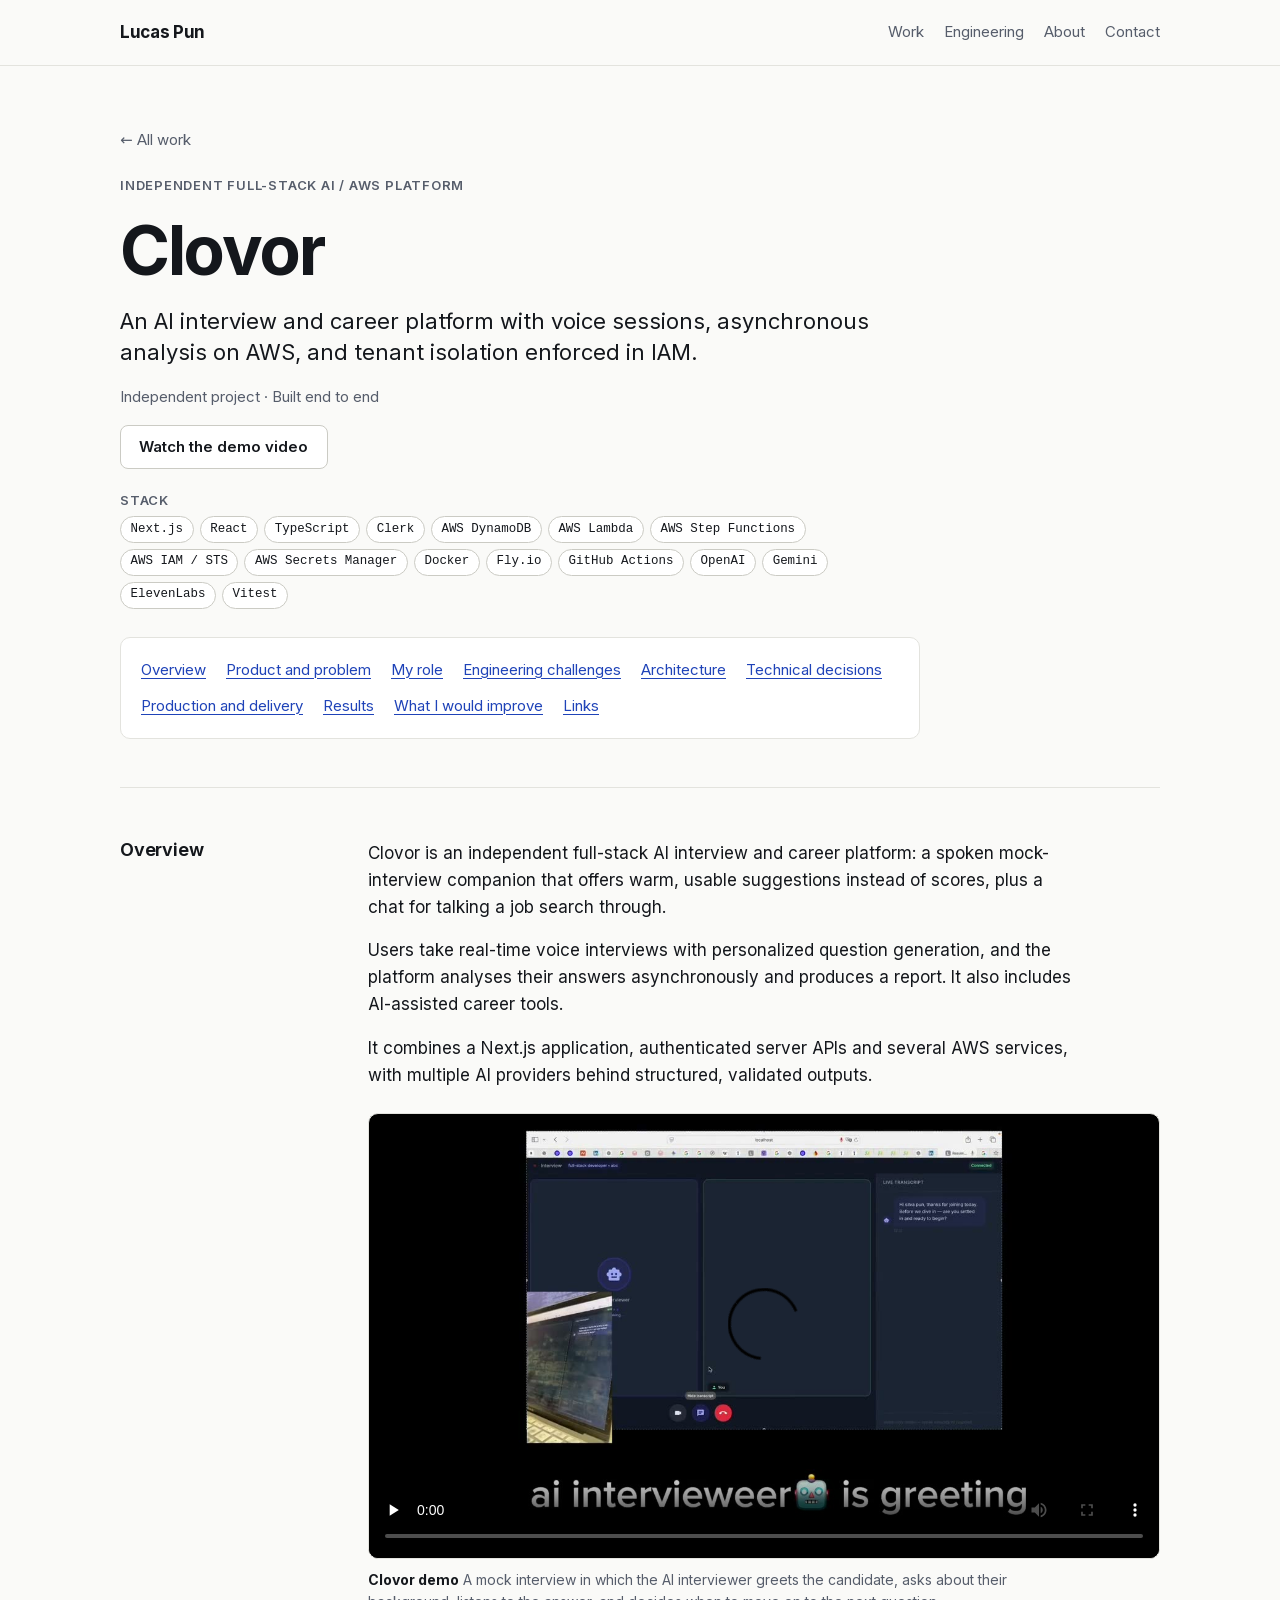
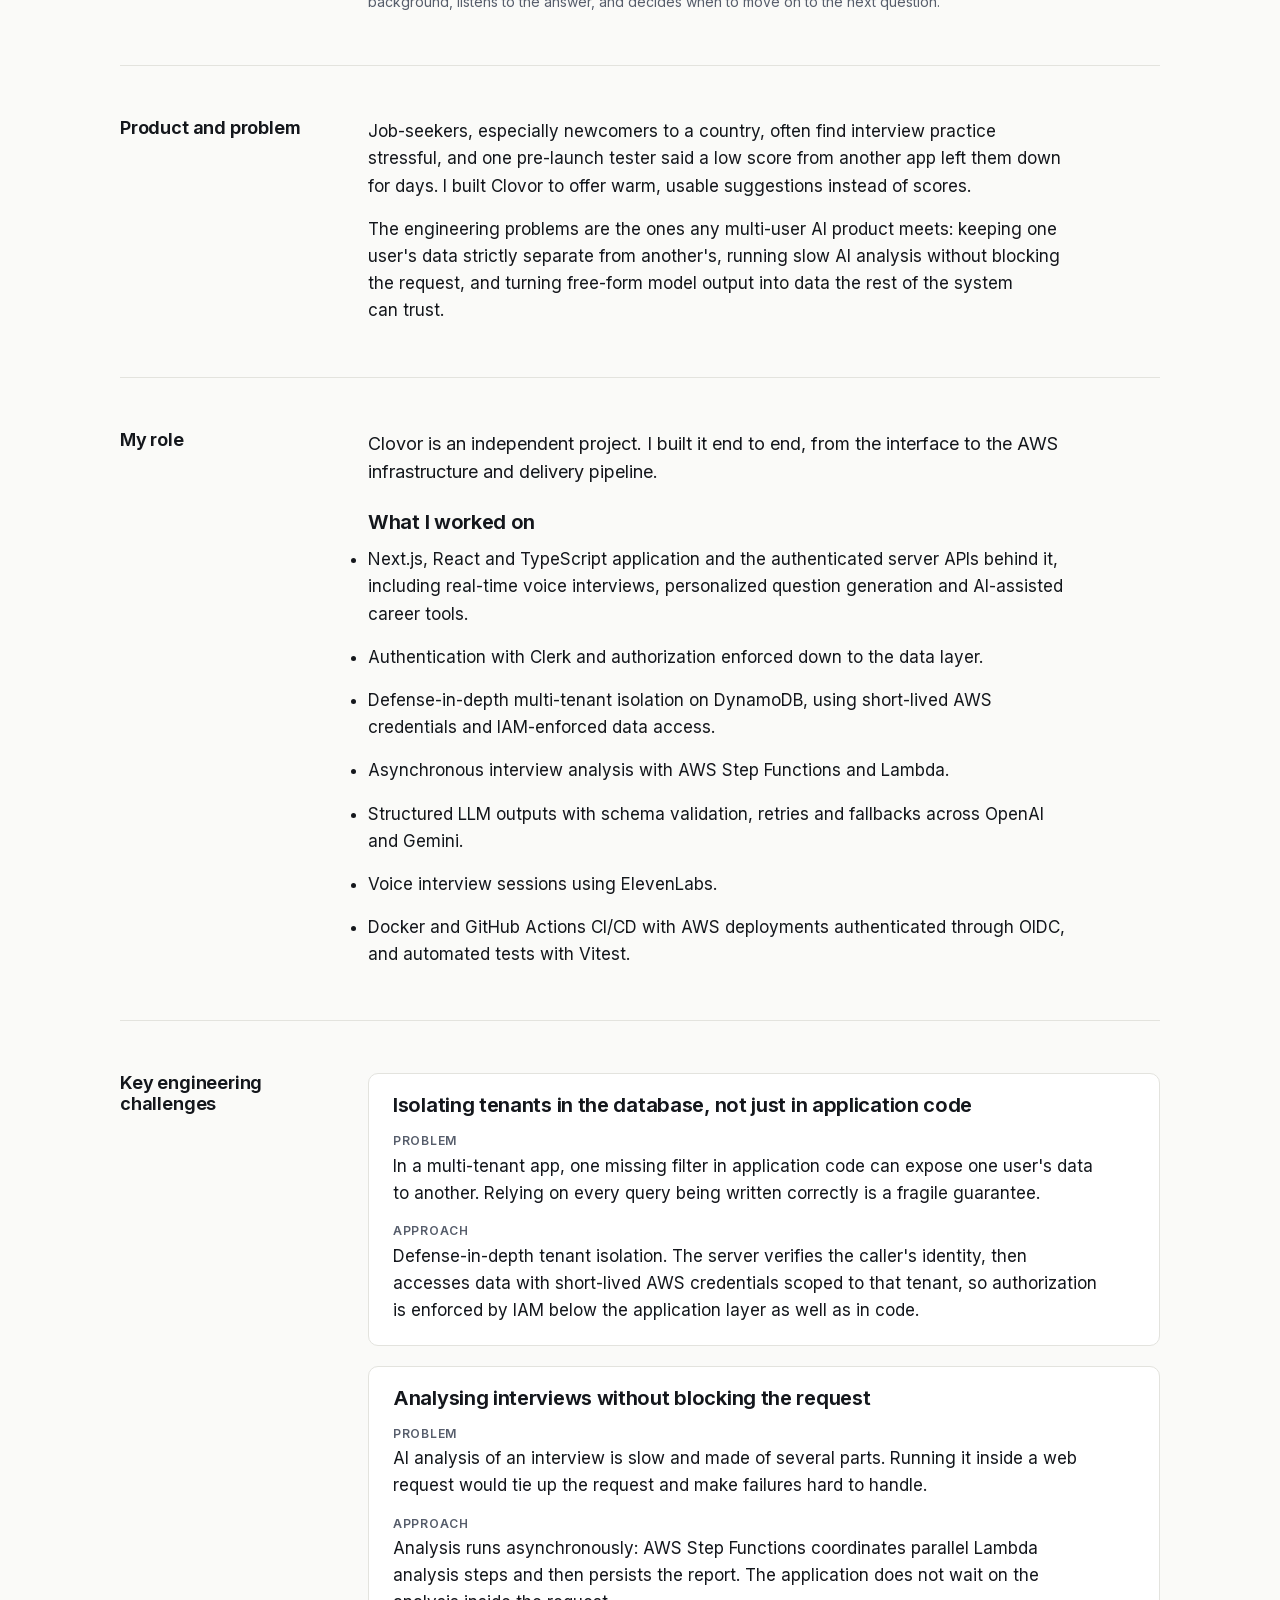
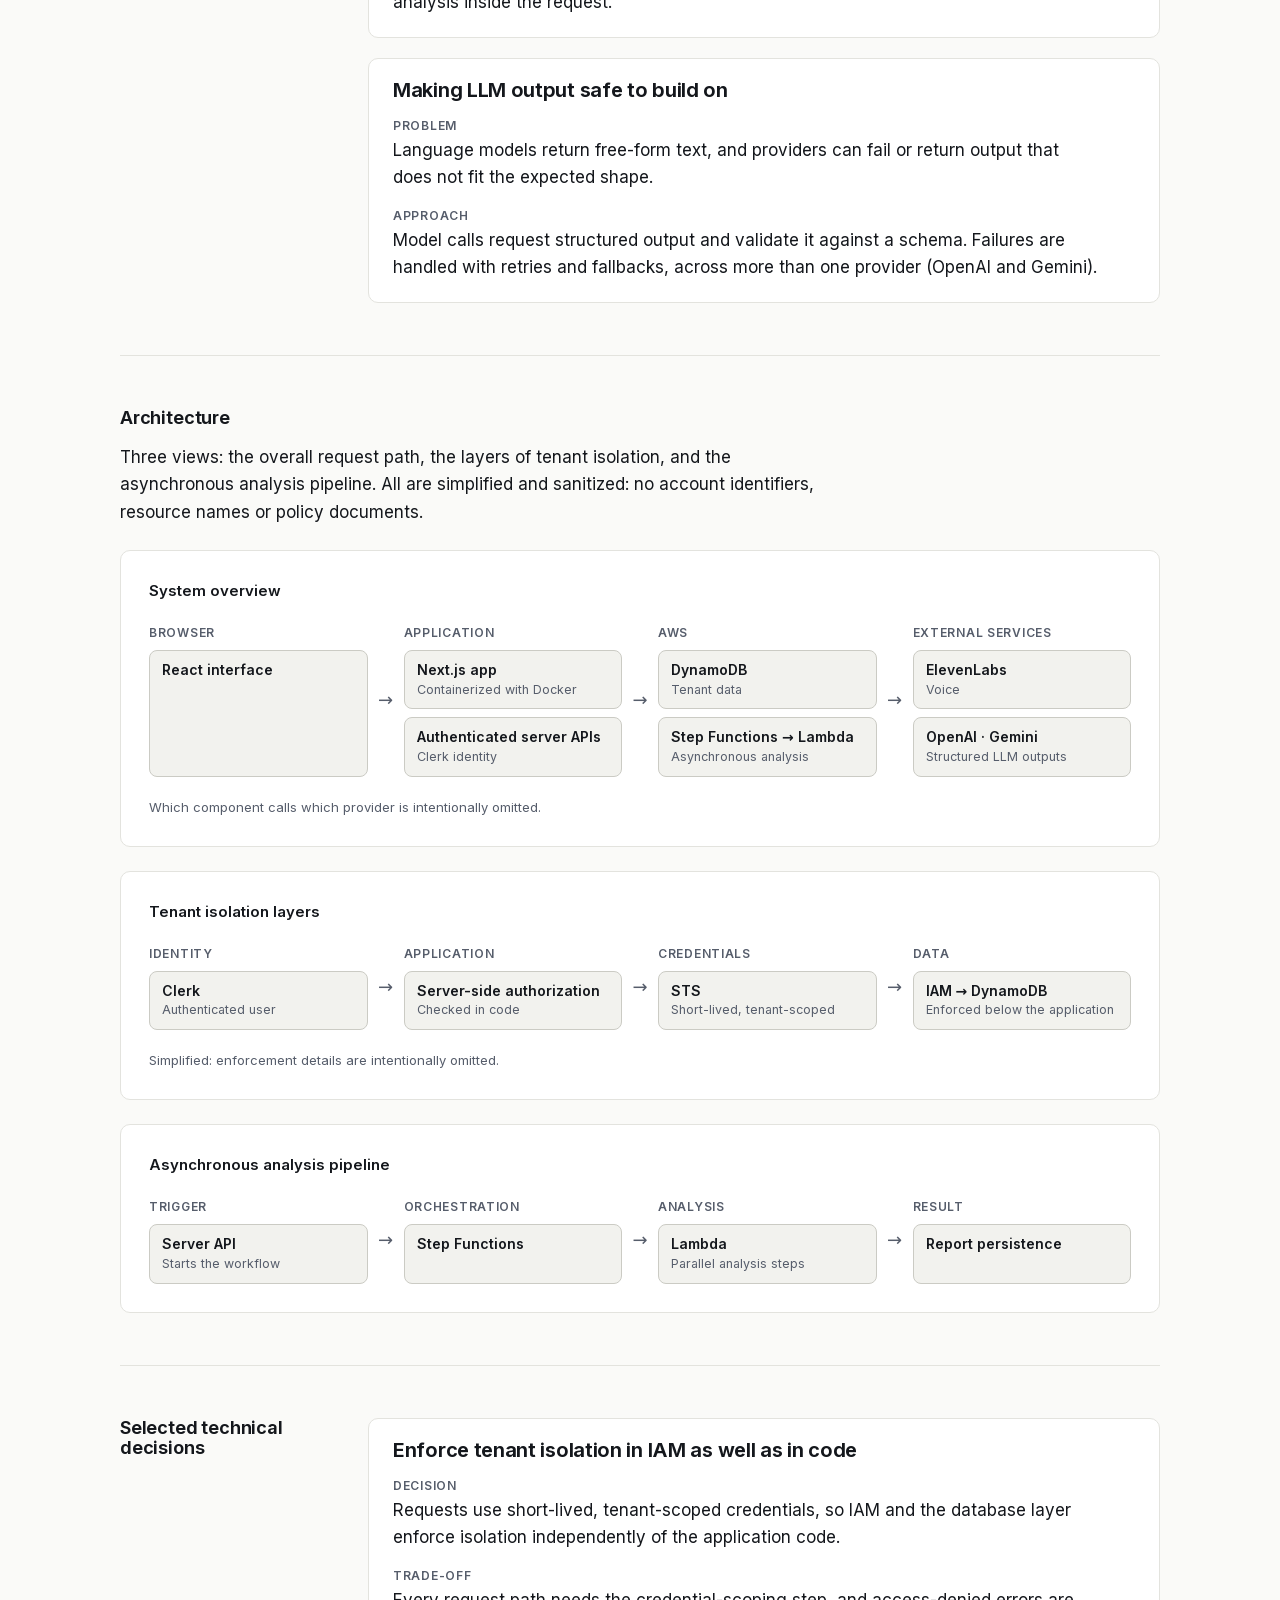
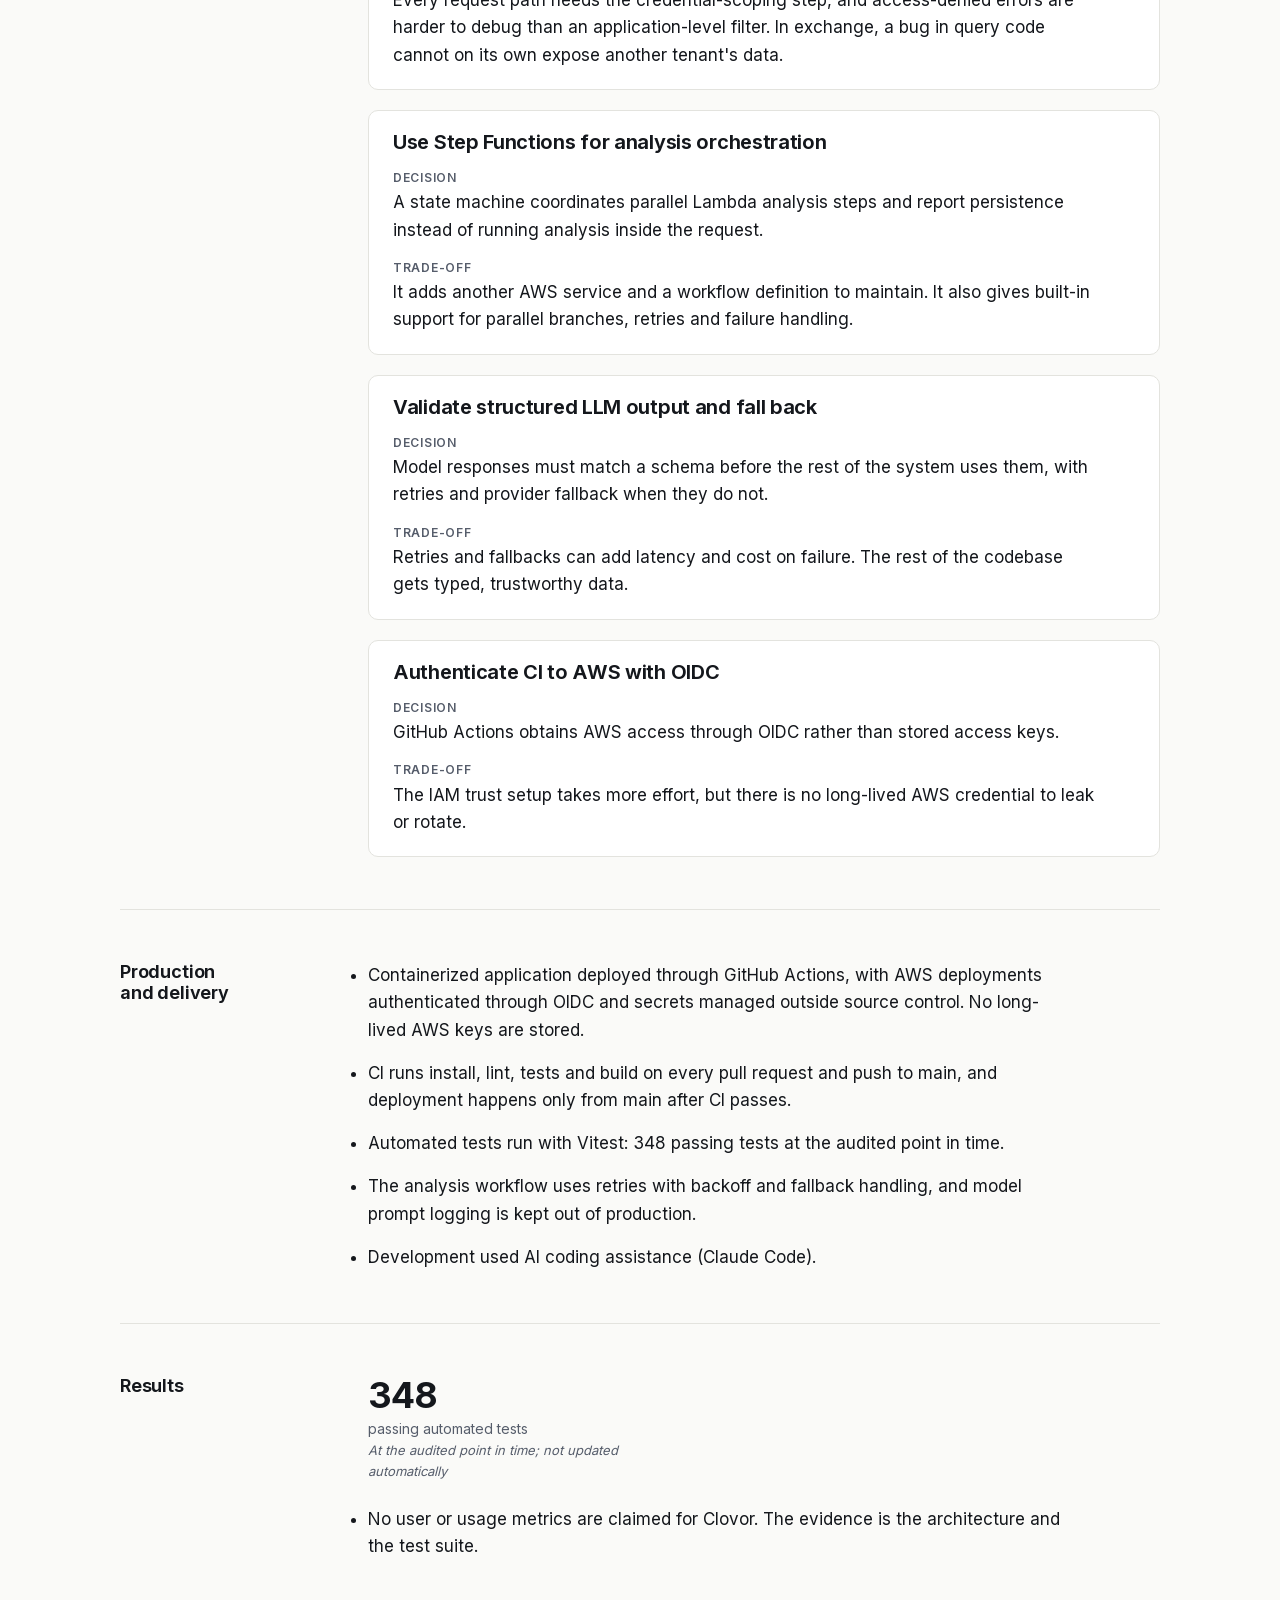
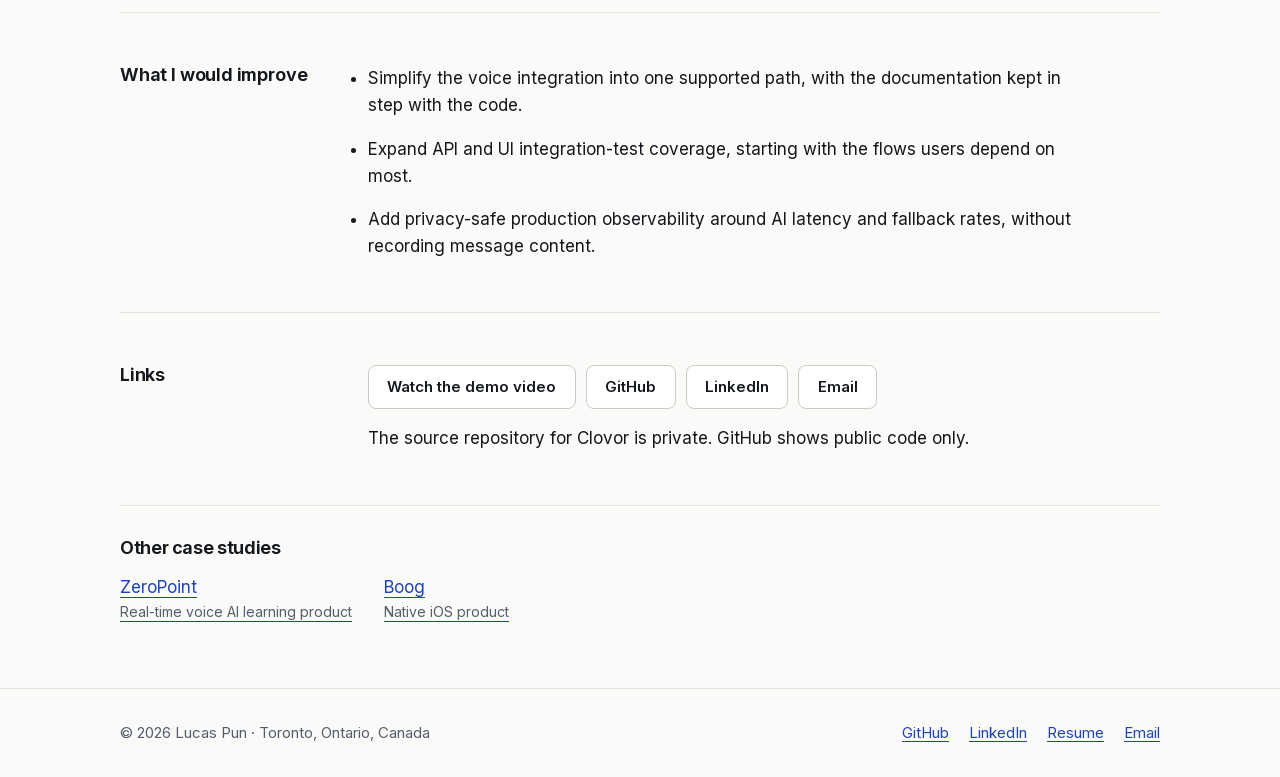
<file: projects/clovor/index.html>
<!DOCTYPE html><html lang="en" class="inter_c15e96cb-module__0bjUvq__variable"><head><meta charSet="utf-8"/><meta name="viewport" content="width=device-width, initial-scale=1"/><link rel="preload" href="/_next/static/media/83afe278b6a6bb3c-s.p.2bn3s6zvc0dyp.woff2" as="font" crossorigin="" type="font/woff2"/><link rel="stylesheet" href="/_next/static/chunks/1_p042o0olk-e.css" data-precedence="next"/><link rel="stylesheet" href="/_next/static/chunks/3-cgl9bqk3qfh.css" data-precedence="next"/><link rel="preload" as="script" fetchPriority="low" href="/_next/static/chunks/310vm2bl3xxpt.js"/><script src="/_next/static/chunks/19mx3mg6lkumu.js" async=""></script><script src="/_next/static/chunks/27t_qfc-3_lzs.js" async=""></script><script src="/_next/static/chunks/344n2zhqbh4pn.js" async=""></script><script src="/_next/static/chunks/turbopack-2x4itx5cf53iw.js" async=""></script><script src="/_next/static/chunks/2zrivrq8r27_r.js" async=""></script><script src="/_next/static/chunks/0s7p82lvw8czg.js" async=""></script><link rel="preload" href="/_next/static/chunks/1-ovbh64a351r.css" as="style"/><meta name="theme-color" content="#fafaf8" media="(prefers-color-scheme: light)"/><meta name="theme-color" content="#0f1115" media="(prefers-color-scheme: dark)"/><title>Clovor — full-stack AI interview platform on AWS | Lucas Pun</title><meta name="description" content="Case study of Clovor, an independent full-stack AI interview and career platform: IAM-enforced multi-tenant isolation on DynamoDB, asynchronous Step Functions analysis pipelines, and structured LLM outputs."/><meta name="application-name" content="Lucas Pun"/><meta name="author" content="Lucas Pun"/><meta name="robots" content="index, follow"/><link rel="canonical" href="https://ney123123.github.io/projects/clovor/"/><meta property="og:title" content="Clovor — full-stack AI interview platform on AWS | Lucas Pun"/><meta property="og:description" content="Case study of Clovor, an independent full-stack AI interview and career platform: IAM-enforced multi-tenant isolation on DynamoDB, asynchronous Step Functions analysis pipelines, and structured LLM outputs."/><meta property="og:url" content="https://ney123123.github.io/projects/clovor/"/><meta property="og:site_name" content="Lucas Pun"/><meta property="og:locale" content="en_CA"/><meta property="og:type" content="article"/><meta name="twitter:card" content="summary_large_image"/><meta name="twitter:title" content="Lucas Pun — Software Engineer"/><meta name="twitter:description" content="Software engineer building production products across web, cloud, AI, and iOS. Co-founder of an App Store iOS app and a voice AI product; AWS Certified Developer – Associate. Based in Toronto."/><meta name="twitter:image" content="https://ney123123.github.io/og.png"/><meta name="twitter:image:alt" content="Lucas Pun — Software Engineer"/><meta name="twitter:image:width" content="1200"/><meta name="twitter:image:height" content="630"/><link rel="icon" href="/icon.svg?icon.1oconz2_rxj9k.svg" sizes="any" type="image/svg+xml"/><meta name="next-size-adjust" content=""/><meta http-equiv="Content-Security-Policy" content="default-src &#x27;self&#x27;; script-src &#x27;self&#x27; &#x27;unsafe-inline&#x27;; style-src &#x27;self&#x27;; img-src &#x27;self&#x27; data:; font-src &#x27;self&#x27;; connect-src &#x27;self&#x27; https://us.i.posthog.com; object-src &#x27;none&#x27;; base-uri &#x27;self&#x27;; form-action &#x27;none&#x27;"/><script src="/_next/static/chunks/0cz1d0mv5g_q7.js" noModule=""></script></head><body><div hidden=""><!--$--><!--/$--></div><a class="skip-link" href="#main">Skip to content</a><header class="Header-module__KHjLKa__header"><div class="container Header-module__KHjLKa__inner"><a class="Header-module__KHjLKa__brand" href="/">Lucas Pun</a><nav aria-label="Primary"><ul class="Header-module__KHjLKa__nav"><li><a href="/#work">Work</a></li><li><a href="/#engineering">Engineering</a></li><li><a href="/#about">About</a></li><li><a href="/#contact">Contact</a></li></ul></nav></div></header><main id="main" tabindex="-1"><article class="container" aria-labelledby="project-title"><header class="CaseStudy-module__QuVwha__header"><nav aria-label="Breadcrumb" class="CaseStudy-module__QuVwha__breadcrumb"><a href="/#work"><span aria-hidden="true">← </span>All work</a></nav><p class="eyebrow">Independent full-stack AI / AWS platform</p><h1 id="project-title">Clovor</h1><p class="CaseStudy-module__QuVwha__tagline">An AI interview and career platform with voice sessions, asynchronous analysis on AWS, and tenant isolation enforced in IAM.</p><p class="CaseStudy-module__QuVwha__status">Independent project · Built end to end</p><ul class="LinkList-module__ARxxBa__list LinkList-module__ARxxBa__buttons" aria-label="Clovor evidence links"><li><a href="/projects/clovor/#demo" class="btn btn-secondary">Watch the demo video</a></li></ul><div class="CaseStudy-module__QuVwha__stack"><h2 class="CaseStudy-module__QuVwha__stackTitle">Stack</h2><ul class="tags"><li>Next.js</li><li>React</li><li>TypeScript</li><li>Clerk</li><li>AWS DynamoDB</li><li>AWS Lambda</li><li>AWS Step Functions</li><li>AWS IAM / STS</li><li>AWS Secrets Manager</li><li>Docker</li><li>Fly.io</li><li>GitHub Actions</li><li>OpenAI</li><li>Gemini</li><li>ElevenLabs</li><li>Vitest</li></ul></div><nav aria-label="On this page" class="CaseStudy-module__QuVwha__toc"><ol><li><a href="#overview">Overview</a></li><li><a href="#problem">Product and problem</a></li><li><a href="#role">My role</a></li><li><a href="#challenges">Engineering challenges</a></li><li><a href="#architecture">Architecture</a></li><li><a href="#decisions">Technical decisions</a></li><li><a href="#delivery">Production and delivery</a></li><li><a href="#results">Results</a></li><li><a href="#improvements">What I would improve</a></li><li><a href="#links">Links</a></li></ol></nav></header><section id="overview" class="Section-module__KfoqSq__section " aria-labelledby="overview-title"><h2 id="overview-title" class="Section-module__KfoqSq__title">Overview</h2><div class="Section-module__KfoqSq__content"><div class="prose"><p>Clovor is an independent full-stack AI interview and career platform: a spoken mock-interview companion that offers warm, usable suggestions instead of scores, plus a chat for talking a job search through.</p><p>Users take real-time voice interviews with personalized question generation, and the platform analyses their answers asynchronously and produces a report. It also includes AI-assisted career tools.</p><p>It combines a Next.js application, authenticated server APIs and several AWS services, with multiple AI providers behind structured, validated outputs.</p></div><figure id="demo" class="DemoVideo-module__Z5nhyW__figure"><video class="DemoVideo-module__Z5nhyW__video" controls="" preload="none" playsInline="" poster="/assets/demo/clovor-demo-poster.jpg" width="1148" height="720" aria-describedby="demo-description"><source src="/assets/demo/clovor-demo.mp4" type="video/mp4"/><a href="/assets/demo/clovor-demo.mp4">Download the demo video</a></video><figcaption class="DemoVideo-module__Z5nhyW__caption"><strong>Clovor demo</strong><span id="demo-description"> <!-- -->A mock interview in which the AI interviewer greets the candidate, asks about their background, listens to the answer, and decides when to move on to the next question.</span></figcaption></figure></div></section><section id="problem" class="Section-module__KfoqSq__section " aria-labelledby="problem-title"><h2 id="problem-title" class="Section-module__KfoqSq__title">Product and problem</h2><div class="Section-module__KfoqSq__content"><div class="prose"><p>Job-seekers, especially newcomers to a country, often find interview practice stressful, and one pre-launch tester said a low score from another app left them down for days. I built Clovor to offer warm, usable suggestions instead of scores.</p><p>The engineering problems are the ones any multi-user AI product meets: keeping one user&#x27;s data strictly separate from another&#x27;s, running slow AI analysis without blocking the request, and turning free-form model output into data the rest of the system can trust.</p></div></div></section><section id="role" class="Section-module__KfoqSq__section " aria-labelledby="role-title"><h2 id="role-title" class="Section-module__KfoqSq__title">My role</h2><div class="Section-module__KfoqSq__content"><p class="CaseStudy-module__QuVwha__roleSummary">Clovor is an independent project. I built it end to end, from the interface to the AWS infrastructure and delivery pipeline.</p><div class="CaseStudy-module__QuVwha__roleGroup"><h3>What I worked on</h3><ul class="prose"><li>Next.js, React and TypeScript application and the authenticated server APIs behind it, including real-time voice interviews, personalized question generation and AI-assisted career tools.</li><li>Authentication with Clerk and authorization enforced down to the data layer.</li><li>Defense-in-depth multi-tenant isolation on DynamoDB, using short-lived AWS credentials and IAM-enforced data access.</li><li>Asynchronous interview analysis with AWS Step Functions and Lambda.</li><li>Structured LLM outputs with schema validation, retries and fallbacks across OpenAI and Gemini.</li><li>Voice interview sessions using ElevenLabs.</li><li>Docker and GitHub Actions CI/CD with AWS deployments authenticated through OIDC, and automated tests with Vitest.</li></ul></div></div></section><section id="challenges" class="Section-module__KfoqSq__section " aria-labelledby="challenges-title"><h2 id="challenges-title" class="Section-module__KfoqSq__title">Key engineering challenges</h2><div class="Section-module__KfoqSq__content"><ol class="CaseStudy-module__QuVwha__cards"><li class="CaseStudy-module__QuVwha__card"><h3>Isolating tenants in the database, not just in application code</h3><dl class="CaseStudy-module__QuVwha__pairs"><div><dt>Problem</dt><dd>In a multi-tenant app, one missing filter in application code can expose one user&#x27;s data to another. Relying on every query being written correctly is a fragile guarantee.</dd></div><div><dt>Approach</dt><dd>Defense-in-depth tenant isolation. The server verifies the caller&#x27;s identity, then accesses data with short-lived AWS credentials scoped to that tenant, so authorization is enforced by IAM below the application layer as well as in code.</dd></div></dl></li><li class="CaseStudy-module__QuVwha__card"><h3>Analysing interviews without blocking the request</h3><dl class="CaseStudy-module__QuVwha__pairs"><div><dt>Problem</dt><dd>AI analysis of an interview is slow and made of several parts. Running it inside a web request would tie up the request and make failures hard to handle.</dd></div><div><dt>Approach</dt><dd>Analysis runs asynchronously: AWS Step Functions coordinates parallel Lambda analysis steps and then persists the report. The application does not wait on the analysis inside the request.</dd></div></dl></li><li class="CaseStudy-module__QuVwha__card"><h3>Making LLM output safe to build on</h3><dl class="CaseStudy-module__QuVwha__pairs"><div><dt>Problem</dt><dd>Language models return free-form text, and providers can fail or return output that does not fit the expected shape.</dd></div><div><dt>Approach</dt><dd>Model calls request structured output and validate it against a schema. Failures are handled with retries and fallbacks, across more than one provider (OpenAI and Gemini).</dd></div></dl></li></ol></div></section><section id="architecture" class="Section-module__KfoqSq__section Section-module__KfoqSq__wide" aria-labelledby="architecture-title"><h2 id="architecture-title" class="Section-module__KfoqSq__title">Architecture</h2><div class="Section-module__KfoqSq__content"><p class="CaseStudy-module__QuVwha__intro">Three views: the overall request path, the layers of tenant isolation, and the asynchronous analysis pipeline. All are simplified and sanitized: no account identifiers, resource names or policy documents.</p><figure class="ArchitectureDiagram-module__UVHOzG__figure"><figcaption class="ArchitectureDiagram-module__UVHOzG__title">System overview</figcaption><div role="img" aria-label="The browser runs the React interface. It calls the Next.js application, whose authenticated server APIs talk to AWS: DynamoDB for tenant data, and Step Functions coordinating Lambda functions for analysis. External AI and voice providers are used by the platform."><ol class="ArchitectureDiagram-module__UVHOzG__stages"><li class="ArchitectureDiagram-module__UVHOzG__stage"><span class="ArchitectureDiagram-module__UVHOzG__stageLabel">Browser</span><span class="ArchitectureDiagram-module__UVHOzG__node"><span class="ArchitectureDiagram-module__UVHOzG__nodeName">React interface</span></span></li><li class="ArchitectureDiagram-module__UVHOzG__stage"><span class="ArchitectureDiagram-module__UVHOzG__stageLabel">Application</span><span class="ArchitectureDiagram-module__UVHOzG__node"><span class="ArchitectureDiagram-module__UVHOzG__nodeName">Next.js app</span><span class="ArchitectureDiagram-module__UVHOzG__nodeDetail">Containerized with Docker</span></span><span class="ArchitectureDiagram-module__UVHOzG__node"><span class="ArchitectureDiagram-module__UVHOzG__nodeName">Authenticated server APIs</span><span class="ArchitectureDiagram-module__UVHOzG__nodeDetail">Clerk identity</span></span></li><li class="ArchitectureDiagram-module__UVHOzG__stage"><span class="ArchitectureDiagram-module__UVHOzG__stageLabel">AWS</span><span class="ArchitectureDiagram-module__UVHOzG__node"><span class="ArchitectureDiagram-module__UVHOzG__nodeName">DynamoDB</span><span class="ArchitectureDiagram-module__UVHOzG__nodeDetail">Tenant data</span></span><span class="ArchitectureDiagram-module__UVHOzG__node"><span class="ArchitectureDiagram-module__UVHOzG__nodeName">Step Functions → Lambda</span><span class="ArchitectureDiagram-module__UVHOzG__nodeDetail">Asynchronous analysis</span></span></li><li class="ArchitectureDiagram-module__UVHOzG__stage"><span class="ArchitectureDiagram-module__UVHOzG__stageLabel">External services</span><span class="ArchitectureDiagram-module__UVHOzG__node"><span class="ArchitectureDiagram-module__UVHOzG__nodeName">ElevenLabs</span><span class="ArchitectureDiagram-module__UVHOzG__nodeDetail">Voice</span></span><span class="ArchitectureDiagram-module__UVHOzG__node"><span class="ArchitectureDiagram-module__UVHOzG__nodeName">OpenAI · Gemini</span><span class="ArchitectureDiagram-module__UVHOzG__nodeDetail">Structured LLM outputs</span></span></li></ol></div><p class="ArchitectureDiagram-module__UVHOzG__note">Which component calls which provider is intentionally omitted.</p></figure><figure class="ArchitectureDiagram-module__UVHOzG__figure"><figcaption class="ArchitectureDiagram-module__UVHOzG__title">Tenant isolation layers</figcaption><div role="img" aria-label="A Clerk identity is verified by the server. The server then uses short-lived AWS credentials scoped to that tenant. IAM enforces the scope at the data layer, so DynamoDB only serves that tenant&#x27;s items."><ol class="ArchitectureDiagram-module__UVHOzG__stages"><li class="ArchitectureDiagram-module__UVHOzG__stage"><span class="ArchitectureDiagram-module__UVHOzG__stageLabel">Identity</span><span class="ArchitectureDiagram-module__UVHOzG__node"><span class="ArchitectureDiagram-module__UVHOzG__nodeName">Clerk</span><span class="ArchitectureDiagram-module__UVHOzG__nodeDetail">Authenticated user</span></span></li><li class="ArchitectureDiagram-module__UVHOzG__stage"><span class="ArchitectureDiagram-module__UVHOzG__stageLabel">Application</span><span class="ArchitectureDiagram-module__UVHOzG__node"><span class="ArchitectureDiagram-module__UVHOzG__nodeName">Server-side authorization</span><span class="ArchitectureDiagram-module__UVHOzG__nodeDetail">Checked in code</span></span></li><li class="ArchitectureDiagram-module__UVHOzG__stage"><span class="ArchitectureDiagram-module__UVHOzG__stageLabel">Credentials</span><span class="ArchitectureDiagram-module__UVHOzG__node"><span class="ArchitectureDiagram-module__UVHOzG__nodeName">STS</span><span class="ArchitectureDiagram-module__UVHOzG__nodeDetail">Short-lived, tenant-scoped</span></span></li><li class="ArchitectureDiagram-module__UVHOzG__stage"><span class="ArchitectureDiagram-module__UVHOzG__stageLabel">Data</span><span class="ArchitectureDiagram-module__UVHOzG__node"><span class="ArchitectureDiagram-module__UVHOzG__nodeName">IAM → DynamoDB</span><span class="ArchitectureDiagram-module__UVHOzG__nodeDetail">Enforced below the application</span></span></li></ol></div><p class="ArchitectureDiagram-module__UVHOzG__note">Simplified: enforcement details are intentionally omitted.</p></figure><figure class="ArchitectureDiagram-module__UVHOzG__figure"><figcaption class="ArchitectureDiagram-module__UVHOzG__title">Asynchronous analysis pipeline</figcaption><div role="img" aria-label="The application starts a Step Functions workflow. It runs Lambda analysis steps in parallel and then persists the report."><ol class="ArchitectureDiagram-module__UVHOzG__stages"><li class="ArchitectureDiagram-module__UVHOzG__stage"><span class="ArchitectureDiagram-module__UVHOzG__stageLabel">Trigger</span><span class="ArchitectureDiagram-module__UVHOzG__node"><span class="ArchitectureDiagram-module__UVHOzG__nodeName">Server API</span><span class="ArchitectureDiagram-module__UVHOzG__nodeDetail">Starts the workflow</span></span></li><li class="ArchitectureDiagram-module__UVHOzG__stage"><span class="ArchitectureDiagram-module__UVHOzG__stageLabel">Orchestration</span><span class="ArchitectureDiagram-module__UVHOzG__node"><span class="ArchitectureDiagram-module__UVHOzG__nodeName">Step Functions</span></span></li><li class="ArchitectureDiagram-module__UVHOzG__stage"><span class="ArchitectureDiagram-module__UVHOzG__stageLabel">Analysis</span><span class="ArchitectureDiagram-module__UVHOzG__node"><span class="ArchitectureDiagram-module__UVHOzG__nodeName">Lambda</span><span class="ArchitectureDiagram-module__UVHOzG__nodeDetail">Parallel analysis steps</span></span></li><li class="ArchitectureDiagram-module__UVHOzG__stage"><span class="ArchitectureDiagram-module__UVHOzG__stageLabel">Result</span><span class="ArchitectureDiagram-module__UVHOzG__node"><span class="ArchitectureDiagram-module__UVHOzG__nodeName">Report persistence</span></span></li></ol></div></figure></div></section><section id="decisions" class="Section-module__KfoqSq__section " aria-labelledby="decisions-title"><h2 id="decisions-title" class="Section-module__KfoqSq__title">Selected technical decisions</h2><div class="Section-module__KfoqSq__content"><ol class="CaseStudy-module__QuVwha__cards"><li class="CaseStudy-module__QuVwha__card"><h3>Enforce tenant isolation in IAM as well as in code</h3><dl class="CaseStudy-module__QuVwha__pairs"><div><dt>Decision</dt><dd>Requests use short-lived, tenant-scoped credentials, so IAM and the database layer enforce isolation independently of the application code.</dd></div><div><dt>Trade-off</dt><dd>Every request path needs the credential-scoping step, and access-denied errors are harder to debug than an application-level filter. In exchange, a bug in query code cannot on its own expose another tenant&#x27;s data.</dd></div></dl></li><li class="CaseStudy-module__QuVwha__card"><h3>Use Step Functions for analysis orchestration</h3><dl class="CaseStudy-module__QuVwha__pairs"><div><dt>Decision</dt><dd>A state machine coordinates parallel Lambda analysis steps and report persistence instead of running analysis inside the request.</dd></div><div><dt>Trade-off</dt><dd>It adds another AWS service and a workflow definition to maintain. It also gives built-in support for parallel branches, retries and failure handling.</dd></div></dl></li><li class="CaseStudy-module__QuVwha__card"><h3>Validate structured LLM output and fall back</h3><dl class="CaseStudy-module__QuVwha__pairs"><div><dt>Decision</dt><dd>Model responses must match a schema before the rest of the system uses them, with retries and provider fallback when they do not.</dd></div><div><dt>Trade-off</dt><dd>Retries and fallbacks can add latency and cost on failure. The rest of the codebase gets typed, trustworthy data.</dd></div></dl></li><li class="CaseStudy-module__QuVwha__card"><h3>Authenticate CI to AWS with OIDC</h3><dl class="CaseStudy-module__QuVwha__pairs"><div><dt>Decision</dt><dd>GitHub Actions obtains AWS access through OIDC rather than stored access keys.</dd></div><div><dt>Trade-off</dt><dd>The IAM trust setup takes more effort, but there is no long-lived AWS credential to leak or rotate.</dd></div></dl></li></ol></div></section><section id="delivery" class="Section-module__KfoqSq__section " aria-labelledby="delivery-title"><h2 id="delivery-title" class="Section-module__KfoqSq__title">Production and delivery</h2><div class="Section-module__KfoqSq__content"><ul class="prose"><li>Containerized application deployed through GitHub Actions, with AWS deployments authenticated through OIDC and secrets managed outside source control. No long-lived AWS keys are stored.</li><li>CI runs install, lint, tests and build on every pull request and push to main, and deployment happens only from main after CI passes.</li><li>Automated tests run with Vitest: 348 passing tests at the audited point in time.</li><li>The analysis workflow uses retries with backoff and fallback handling, and model prompt logging is kept out of production.</li><li>Development used AI coding assistance (Claude Code).</li></ul></div></section><section id="results" class="Section-module__KfoqSq__section " aria-labelledby="results-title"><h2 id="results-title" class="Section-module__KfoqSq__title">Results</h2><div class="Section-module__KfoqSq__content"><dl class="MetricList-module__OgIKwa__list"><div class="MetricList-module__OgIKwa__item"><dt class="MetricList-module__OgIKwa__label">passing automated tests<span class="MetricList-module__OgIKwa__note">At the audited point in time; not updated automatically</span></dt><dd class="MetricList-module__OgIKwa__value">348</dd></div></dl><ul class="prose"><li>No user or usage metrics are claimed for Clovor. The evidence is the architecture and the test suite.</li></ul></div></section><section id="improvements" class="Section-module__KfoqSq__section " aria-labelledby="improvements-title"><h2 id="improvements-title" class="Section-module__KfoqSq__title">What I would improve</h2><div class="Section-module__KfoqSq__content"><ul class="prose"><li>Simplify the voice integration into one supported path, with the documentation kept in step with the code.</li><li>Expand API and UI integration-test coverage, starting with the flows users depend on most.</li><li>Add privacy-safe production observability around AI latency and fallback rates, without recording message content.</li></ul></div></section><section id="links" class="Section-module__KfoqSq__section " aria-labelledby="links-title"><h2 id="links-title" class="Section-module__KfoqSq__title">Links</h2><div class="Section-module__KfoqSq__content"><div class="CaseStudy-module__QuVwha__linksBlock"><ul class="LinkList-module__ARxxBa__list LinkList-module__ARxxBa__buttons" aria-label="Clovor evidence links"><li><a href="/projects/clovor/#demo" class="btn btn-secondary">Watch the demo video</a></li><li><a href="https://github.com/ney123123" data-track="github_click" class="btn btn-secondary" target="_blank" rel="noopener noreferrer">GitHub<span class="sr-only"> (opens in a new tab)</span></a></li><li><a href="https://www.linkedin.com/in/silva-pun-a76871b4/" data-track="linkedin_click" class="btn btn-secondary" target="_blank" rel="noopener noreferrer">LinkedIn<span class="sr-only"> (opens in a new tab)</span></a></li><li><a href="mailto:amztb12602@gmail.com" class="btn btn-secondary">Email</a></li></ul><p>The source repository for <!-- -->Clovor<!-- --> is private. GitHub shows public code only.</p></div></div></section><nav aria-label="Other case studies" class="CaseStudy-module__QuVwha__others"><h2 class="CaseStudy-module__QuVwha__othersTitle">Other case studies</h2><ul><li><a href="/projects/zeropoint/">ZeroPoint<span class="CaseStudy-module__QuVwha__othersKind">Real-time voice AI learning product</span></a></li><li><a href="/projects/boog/">Boog<span class="CaseStudy-module__QuVwha__othersKind">Native iOS product</span></a></li></ul></nav></article><!--$--><!--/$--></main><footer class="Footer-module__yg9ahW__footer"><div class="container Footer-module__yg9ahW__inner"><p>© <!-- -->2026<!-- --> <!-- -->Lucas Pun<!-- --> · <!-- -->Toronto, Ontario, Canada</p><ul class="LinkList-module__ARxxBa__list " aria-label="Profile links"><li><a href="https://github.com/ney123123" data-track="github_click" target="_blank" rel="noopener noreferrer">GitHub<span class="sr-only"> (opens in a new tab)</span></a></li><li><a href="https://www.linkedin.com/in/silva-pun-a76871b4/" data-track="linkedin_click" target="_blank" rel="noopener noreferrer">LinkedIn<span class="sr-only"> (opens in a new tab)</span></a></li><li><a href="/resume.pdf" data-track="resume_click">Resume</a></li><li><a href="mailto:amztb12602@gmail.com">Email</a></li></ul></div></footer><script src="/_next/static/chunks/310vm2bl3xxpt.js" id="_R_" async=""></script><script>(self.__next_f=self.__next_f||[]).push([0])</script><script>self.__next_f.push([1,"1:\"$Sreact.fragment\"\n2:I[22016,[\"/_next/static/chunks/2zrivrq8r27_r.js\",\"/_next/static/chunks/0s7p82lvw8czg.js\"],\"\"]\n3:I[39756,[\"/_next/static/chunks/2zrivrq8r27_r.js\"],\"default\"]\n4:I[37457,[\"/_next/static/chunks/2zrivrq8r27_r.js\"],\"default\"]\n5:I[41345,[\"/_next/static/chunks/2zrivrq8r27_r.js\"],\"Analytics\"]\n7:I[97367,[\"/_next/static/chunks/2zrivrq8r27_r.js\"],\"OutletBoundary\"]\n8:\"$Sreact.suspense\"\nb:I[97367,[\"/_next/static/chunks/2zrivrq8r27_r.js\"],\"ViewportBoundary\"]\nd:I[97367,[\"/_next/static/chunks/2zrivrq8r27_r.js\"],\"MetadataBoundary\"]\n10:I[68027,[\"/_next/static/chunks/2zrivrq8r27_r.js\"],\"default\",1]\n:HL[\"/_next/static/chunks/1_p042o0olk-e.css\",\"style\"]\n:HL[\"/_next/static/chunks/3-cgl9bqk3qfh.css\",\"style\"]\n:HL[\"/_next/static/media/83afe278b6a6bb3c-s.p.2bn3s6zvc0dyp.woff2\",\"font\",{\"crossOrigin\":\"\",\"type\":\"font/woff2\"}]\n:HL[\"/_next/static/chunks/1-ovbh64a351r.css\",\"style\"]\na:X\n0:{\"P\":null,\"c\":[\"\",\"projects\",\"clovor\",\"\"],\"q\":\"\",\"i\":false,\"f\":[[[\"\",{\"children\":[\"projects\",{\"children\":[[\"slug\",\"clovor\",\"d\",[]],{\"children\":[\"__PAGE__\",{},\"$undefined\",\"$undefined\",4608]},\"$undefined\",\"$undefined\",4608]},\"$undefined\",\"$undefined\",4608]},\"$undefined\",\"$undefined\",4624],[[\"$\",\"$1\",\"c\",{\"children\":[[[\"$\",\"link\",\"0\",{\"rel\":\"stylesheet\",\"href\":\"/_next/static/chunks/1_p042o0olk-e.css\",\"precedence\":\"next\",\"crossOrigin\":\"$undefined\",\"nonce\":\"$undefined\"}],[\"$\",\"link\",\"1\",{\"rel\":\"stylesheet\",\"href\":\"/_next/static/chunks/3-cgl9bqk3qfh.css\",\"precedence\":\"next\",\"crossOrigin\":\"$undefined\",\"nonce\":\"$undefined\"}],[\"$\",\"script\",\"script-0\",{\"src\":\"/_next/static/chunks/2zrivrq8r27_r.js\",\"async\":true,\"nonce\":\"$undefined\"}]],[\"$\",\"html\",null,{\"lang\":\"en\",\"className\":\"inter_c15e96cb-module__0bjUvq__variable\",\"children\":[[\"$\",\"head\",null,{\"children\":[\"$\",\"meta\",null,{\"httpEquiv\":\"Content-Security-Policy\",\"content\":\"default-src 'self'; script-src 'self' 'unsafe-inline'; style-src 'self'; img-src 'self' data:; font-src 'self'; connect-src 'self' https://us.i.posthog.com; object-src 'none'; base-uri 'self'; form-action 'none'\"}]}],[\"$\",\"body\",null,{\"children\":[[\"$\",\"a\",null,{\"className\":\"skip-link\",\"href\":\"#main\",\"children\":\"Skip to content\"}],[\"$\",\"header\",null,{\"className\":\"Header-module__KHjLKa__header\",\"children\":[\"$\",\"div\",null,{\"className\":\"container Header-module__KHjLKa__inner\",\"children\":[[\"$\",\"$L2\",null,{\"href\":\"/\",\"className\":\"Header-module__KHjLKa__brand\",\"children\":\"Lucas Pun\"}],[\"$\",\"nav\",null,{\"aria-label\":\"Primary\",\"children\":[\"$\",\"ul\",null,{\"className\":\"Header-module__KHjLKa__nav\",\"children\":[[\"$\",\"li\",\"/#work\",{\"children\":[\"$\",\"$L2\",null,{\"href\":\"/#work\",\"children\":\"Work\"}]}],[\"$\",\"li\",\"/#engineering\",{\"children\":[\"$\",\"$L2\",null,{\"href\":\"/#engineering\",\"children\":\"Engineering\"}]}],[\"$\",\"li\",\"/#about\",{\"children\":[\"$\",\"$L2\",null,{\"href\":\"/#about\",\"children\":\"About\"}]}],[\"$\",\"li\",\"/#contact\",{\"children\":[\"$\",\"$L2\",null,{\"href\":\"/#contact\",\"children\":\"Contact\"}]}]]}]}]]}]}],[\"$\",\"main\",null,{\"id\":\"main\",\"tabIndex\":-1,\"children\":[\"$\",\"$L3\",null,{\"parallelRouterKey\":\"children\",\"error\":\"$undefined\",\"errorStyles\":\"$undefined\",\"errorScripts\":\"$undefined\",\"template\":[\"$\",\"$L4\",null,{}],\"templateStyles\":\"$undefined\",\"templateScripts\":\"$undefined\",\"notFound\":[[\"$\",\"div\",null,{\"className\":\"container not-found-module__sxuMuG__wrap\",\"children\":[[\"$\",\"p\",null,{\"className\":\"eyebrow\",\"children\":\"404\"}],[\"$\",\"h1\",null,{\"children\":\"Page not found\"}],[\"$\",\"p\",null,{\"children\":[\"That page doesn't exist. \",[\"$\",\"$L2\",null,{\"href\":\"/\",\"children\":\"Return to the homepage\"}],\".\"]}]]}],[[\"$\",\"link\",\"0\",{\"rel\":\"stylesheet\",\"href\":\"/_next/static/chunks/1-ovbh64a351r.css\",\"precedence\":\"next\",\"crossOrigin\":\"$undefined\",\"nonce\":\"$undefined\"}]]],\"forbidden\":\"$undefined\",\"unauthorized\":\"$undefined\"}]}],[\"$\",\"footer\",null,{\"className\":\"Footer-module__yg9ahW__footer\",\"children\":[\"$\",\"div\",null,{\"className\":\"container Footer-module__yg9ahW__inner\",\"children\":[[\"$\",\"p\",null,{\"children\":[\"© \",2026,\" \",\"Lucas Pun\",\" · \",\"Toronto, Ontario, Canada\"]}],[\"$\",\"ul\",null,{\"className\":\"LinkList-module__ARxxBa__list \",\"aria-label\":\"Profile links\",\"children\":[[\"$\",\"li\",\"GitHub\",{\"children\":[\"$\",\"a\",null,{\"href\":\"https://github.com/ney123123\",\"data-track\":\"github_click\",\"data-project\":\"$undefined\",\"data-destination\":\"$undefined\",\"className\":\"$undefined\",\"target\":\"_blank\",\"rel\":\"noopener noreferrer\",\"children\":[\"GitHub\",[\"$\",\"span\",null,{\"className\":\"sr-only\",\"children\":\" (opens in a new tab)\"}]]}]}],[\"$\",\"li\",\"LinkedIn\",{\"children\":[\"$\",\"a\",null,{\"href\":\"https://www.linkedin.com/in/silva-pun-a76871b4/\",\"data-track\":\"linkedin_click\",\"data-project\":\"$undefined\",\"data-destination\":\"$undefined\",\"className\":\"$undefined\",\"target\":\"_blank\",\"rel\":\"noopener noreferrer\",\"children\":[\"LinkedIn\",[\"$\",\"span\",null,{\"className\":\"sr-only\",\"children\":\" (opens in a new tab)\"}]]}]}],[\"$\",\"li\",\"Resume\",{\"children\":[\"$\",\"a\",null,{\"href\":\"/resume.pdf\",\"data-track\":\"resume_click\",\"data-project\":\"$undefined\",\"data-destination\":\"$undefined\",\"className\":\"$undefined\",\"children\":[\"Resume\",false]}]}],[\"$\",\"li\",\"Email\",{\"children\":[\"$\",\"a\",null,{\"href\":\"mailto:amztb12602@gmail.com\",\"className\":\"$undefined\",\"children\":[\"Email\",false]}]}]]}]]}]}],[\"$\",\"$L5\",null,{}]]}]]}]]}],{\"children\":[[\"$\",\"$1\",\"c\",{\"children\":[null,[\"$\",\"$L3\",null,{\"parallelRouterKey\":\"children\",\"error\":\"$undefined\",\"errorStyles\":\"$undefined\",\"errorScripts\":\"$undefined\",\"template\":[\"$\",\"$L4\",null,{}],\"templateStyles\":\"$undefined\",\"templateScripts\":\"$undefined\",\"notFound\":\"$undefined\",\"forbidden\":\"$undefined\",\"unauthorized\":\"$undefined\"}]]}],{\"children\":[[\"$\",\"$1\",\"c\",{\"children\":[null,[\"$\",\"$L3\",null,{\"parallelRouterKey\":\"children\",\"error\":\"$undefined\",\"errorStyles\":\"$undefined\",\"errorScripts\":\"$undefined\",\"template\":[\"$\",\"$L4\",null,{}],\"templateStyles\":\"$undefined\",\"templateScripts\":\"$undefined\",\"notFound\":\"$undefined\",\"forbidden\":\"$undefined\",\"unauthorized\":\"$undefined\"}]]}],{\"children\":[[\"$\",\"$1\",\"c\",{\"children\":[\"$L6\",[[\"$\",\"script\",\"script-0\",{\"src\":\"/_next/static/chunks/0s7p82lvw8czg.js\",\"async\":true,\"nonce\":\"$undefined\"}]],[\"$\",\"$L7\",null,{\"children\":[\"$\",\"$8\",null,{\"name\":\"Next.MetadataOutlet\",\"children\":\"$@9\"}]}]]}],{},null,false,null]},null,false,\"$a\"]},null,false,\"$a\"]},null,false,null],[\"$\",\"$1\",\"h\",{\"children\":[null,[\"$\",\"$Lb\",null,{\"children\":\"$Lc\"}],[\"$\",\"div\",null,{\"hidden\":true,\"children\":[\"$\",\"$Ld\",null,{\"children\":[\"$\",\"$8\",null,{\"name\":\"Next.Metadata\",\"children\":\"$Le\"}]}]}],\"$Lf\"]}],false]],\"m\":\"$undefined\",\"G\":[\"$10\",[\"$L11\",\"$L12\"]],\"S\":true,\"h\":null,\"r\":\"$undefined\",\"s\":\"$undefined\",\"a\":\"$undefined\",\"l\":\"$undefined\",\"p\":\"$undefined\",\"d\":\"$undefined\",\"b\":\"8nK23J1-ICqpDvKciIO01\"}\na:C\nf:[\"$\",\"meta\",null,{\"name\":\"next-size-adjust\",\"content\":\"\"}]\n11:[\"$\",\"link\",\"0\",{\"rel\":\"stylesheet\",\"href\":\"/_next/static/chunks/1_p042o0olk-e.css\",\"precedence\":\"next\",\"crossOrigin\":\"$undefined\",\"nonce\":\"$undefined\"}]\n12:[\"$\",\"link\",\"1\",{\"rel\":\"stylesheet\",\"href\":\"/_next/static/chunks/3-cgl9bqk3qfh.css\",\"precedence\":\"next\",\"crossOrigin\":\"$undefined\",\"nonce\":\"$undefined\"}]\n13:I[27234,[\"/_next/static/chunks/2zrivrq8r27_r.js\",\"/_next/static/chunks/0s7p82lvw8czg.js\"],\"ProjectView\"]\n6:[\"$\",\"article\",null,{\"className\":\"container\",\"aria-labelledby\":\"project-title\",\"children\":[[\"$\",\"$L13\",null,{\"name\":\"Clovor\"}],[\"$\",\"header\",null,{\"className\":\"CaseStudy-module__QuVwha__header\",\"children\":[[\"$\",\"nav\",null,{\"aria-label\":\"Breadcrumb\",\"className\":\"CaseStudy-module__QuVwha__breadcrumb\",\"children\":[\"$\",\"$L2\",null,{\"href\":\"/#work\",\"children\":[[\"$\",\"span\",null,{\"aria-hidden\":\"true\",\"children\":\"← \"}],\"All work\"]}]}],[\"$\",\"p\",null,{\"className\":\"eyebrow\",\"children\":\"Independent full-stack AI / AWS platform\"}],[\"$\",\"h1\",null,{\"id\":\"project-title\",\"children\":\"Clovor\"}],[\"$\",\"p\",null,{\"className\":\"CaseStudy-module__QuVwha__tagline\",\"children\":\"An AI interview and career platform with voice sessions, asynchronous analysis on AWS, and tenant isolation enforced in IAM.\"}],[\"$\",\"p\",null,{\"className\":\"CaseStudy-module__QuVwha__status\",\"children\":\"Independent project · Built end to end\"}],[\"$\",\"ul\",null,{\"className\":\"LinkList-module__ARxxBa__list LinkList-module__ARxxBa__buttons\",\"aria-label\":\"Clovor evidence links\",\"children\":[[\"$\",\"li\",\"Watch the demo video\",{\"children\":[\"$\",\"a\",null,{\"href\":\"/projects/clovor/#demo\",\"className\":\"btn btn-secondary\",\"children\":[\"Watch the demo video\",false]}]}]]}],[\"$\",\"div\",null,{\"className\":\"CaseStudy-module__QuVwha__stack\",\"children\":[[\"$\",\"h2\",null,{\"className\":\"CaseStudy-module__QuVwha__stackTitle\",\"children\":\"Stack\"}],[\"$\",\"ul\",null,{\"className\":\"tags\",\"children\":[[\"$\",\"li\",\"Next.js\",{\"children\":\"Next.js\"}],[\"$\",\"li\",\"React\",{\"children\":\"React\"}],[\"$\",\"li\",\"TypeScript\",{\"children\":\"TypeScript\"}],[\"$\",\"li\",\"Clerk\",{\"children\":\"Clerk\"}],[\"$\",\"li\",\"AWS DynamoDB\",{\"children\":\"AWS DynamoDB\"}],[\"$\",\"li\",\"AWS Lambda\",{\"children\":\"AWS Lambda\"}],[\"$\",\"li\",\"AWS Step Functions\",{\"children\":\"AWS Step Functions\"}],[\"$\",\"li\",\"AWS IAM / STS\",{\"children\":\"AWS IAM / STS\"}],[\"$\",\"li\",\"AWS Secrets Manager\",{\"children\":\"AWS Secrets Manager\"}],[\"$\",\"li\",\"Docker\",{\"children\":\"Docker\"}],[\"$\",\"li\",\"Fly.io\",{\"children\":\"Fly.io\"}],[\"$\",\"li\",\"GitHub Actions\",{\"children\":\"GitHub Actions\"}],[\"$\",\"li\",\"OpenAI\",{\"children\":\"OpenAI\"}],[\"$\",\"li\",\"Gemini\",{\"children\":\"Gemini\"}],[\"$\",\"li\",\"ElevenLabs\",{\"children\":\"ElevenLabs\"}],[\"$\",\"li\",\"Vitest\",{\"children\":\"Vitest\"}]]}]]}],[\"$\",\"nav\",null,{\"aria-label\":\"On this page\",\"className\":\"CaseStudy-module__QuVwha__toc\",\"children\":[\"$\",\"ol\",null,{\"children\":[[\"$\",\"li\",\"overview\",{\"children\":[\"$\",\"a\",null,{\"href\":\"#overview\",\"children\":\"Overview\"}]}],[\"$\",\"li\",\"problem\",{\"children\":[\"$\",\"a\",null,{\"href\":\"#problem\",\"children\":\"Product and problem\"}]}],[\"$\",\"li\",\"role\",{\"children\":[\"$\",\"a\",null,{\"href\":\"#role\",\"children\":\"My role\"}]}],[\"$\",\"li\",\"challenges\",{\"children\":[\"$\",\"a\",null,{\"href\":\"#challenges\",\"children\":\"Engineering challenges\"}]}],[\"$\",\"li\",\"architecture\",{\"children\":[\"$\",\"a\",null,{\"href\":\"#architecture\",\"children\":\"Architecture\"}]}],[\"$\",\"li\",\"decisions\",{\"children\":[\"$\",\"a\",null,{\"href\":\"#decisions\",\"children\":\"Technical decisions\"}]}],[\"$\",\"li\",\"delivery\",{\"children\":[\"$\",\"a\",null,{\"href\":\"#delivery\",\"children\":\"Production and delivery\"}]}],[\"$\",\"li\",\"results\",{\"children\":[\"$\",\"a\",null,{\"href\":\"#results\",\"children\":\"Results\"}]}],[\"$\",\"li\",\"improvements\",{\"children\":[\"$\",\"a\",null,{\"href\":\"#improvements\",\"children\":\"What I would improve\"}]}],[\"$\",\"li\",\"links\",{\"children\":[\"$\",\"a\",null,{\"href\":\"#links\",\"children\":\"Links\"}]}]]}]}]]}],[\"$\",\"section\",null,{\"id\":\"overview\",\"className\":\"Section-module__KfoqSq__section \",\"aria-labelledby\":\"overview-title\",\"children\":[[\"$\",\"h2\",null,{\"id\":\"overview-title\",\"className\":\"Section-module__KfoqSq__title\",\"children\":\"Overview\"}],[\"$\",\"div\",null,{\"className\":\"Section-module__KfoqSq__content\",\"children\":[[\"$\",\"div\",null,{\"className\":\"prose\",\"children\":[[\"$\",\"p\",\"Clovor is an independent full-stack AI interview and career platform: a spoken mock-interview companion that offers warm, usable suggestions instead of scores, plus a chat for talking a job search through.\",{\"children\":[\"Clovor is an independent full-stack AI interview and career platform: a spoken mock-interview companion that offers warm, usable suggestions instead of scores, plus a chat for talking a job search through.\"]}],[\"$\",\"p\",\"Users take real-time voice interviews with personalized question generation, and the platform analyses their answers asynchronously and produces a report. It also includes AI-assisted career tools.\",{\"children\":\"$L14\"}],\"$L15\"]}],\"$L16\",false]}]]}],\"$L17\",\"$L18\",\"$L19\",\"$L1a\",\"$L1b\",\"$L1c\",\"$L1d\",\"$L1e\",\"$L1f\",\"$L20\"]}]\n14:[\"Users take real-time voice interviews with personalized question generation, and the platform analyses their answers asynchronously and produces a report. It also includes AI-assisted career tools.\"]\n15:[\"$\",\"p\",\"It combines a Next.js application, authenticated server APIs and several AWS services, with multiple AI providers behind structured, validated outputs.\",{\"children\":[\"It combines a Next.js application, authenticated server APIs and several AWS services, with multiple AI providers behind structured, validated outputs.\"]}]\n16:[\"$\",\"figure\",null,{\"id\":\"demo\",\"className\":\"DemoVideo-module__Z5nhyW__figure\",\"children\":[[\"$\",\"video\",null,{\"className\":\"DemoVideo-module__Z5nhyW__video\",\"controls\":true,\"preload\":\"none\",\"playsInline\":true,\"poster\":\"/assets/demo/clovor-demo-poster.jpg\",\"width\":1148,\"height\":720,\"aria-describedby\":\"demo-description\",\"children\":[[\"$\",\"source\",null,{\"src\":\"/assets/demo/clovor-demo.mp4\",\"type\":\"video/mp4\"}],\"$undefined\",[\"$\",\"a\",null,{\"href\":\"/assets/demo/clovor-demo.mp4\",\"children\":\"Download the demo video\"}]]}],[\"$\",\"figcaption\",null,{\"className\":\"DemoVideo-module__Z5nhyW__caption\",\"children\":[[\"$\",\"strong\",null,{\"children\":\"Clovor demo\"}],[\"$\",\"span\",null,{\"id\":\"demo-description\",\"children\":[\" \",\"A mock interview in which the AI interviewer greets the candidate, asks about their background, listens to the answer, and decides when to move on to the next question.\"]}]]}]]}]\n17:[\"$\",\"section\",null,{\"id\":\"problem\",\"className\":\"Section-module__KfoqSq__section \",\"aria-labelledby\":\"problem-title\",\"children\":[[\"$\",\"h2\",null,{\"id\":\"problem-title\",\"className\":\"Section-module__KfoqSq__title\",\"children\":\"Product and problem\"}],[\"$\",\"div\",null,{\"className\":\"Section-module__KfoqSq__content\",\"children\":[\"$\",\"div\",null,{\"className\":\"prose\",\"children\":[[\"$\",\"p\",\"Job-seekers, especially newcomers to a country, often find interview practice stressful, and one pre-launch tester said a low score from another app left them down for days. I built Clovor to offer warm, usable suggestions instead of scores.\",{\"children\":[\"Job-seekers, especially newcomers to a country, often find interview practice stressful, and one pre-launch tester said a low score from another app left them down for days. I built Clovor to offer warm, usable suggestions instead of scores.\"]}],[\"$\",\"p\",\"The engineering problems are the ones any multi-user AI product meets: keeping one user's data strictly separate from another's, running slow AI analysis without blocking the request, and turning free-form model output into data the rest of the system can trust.\",{\"children\":[\"The engineering problems are the ones any multi-user AI product meets: keeping one user's data strictly separate from another's, running slow AI analysis without blocking the request, and turning free-form model output into data the rest of the system can trust.\"]}]]}]}]]}]\n18:[\"$\",\"section\",null,{\"id\":\"role\",\"className\":\"Section-module__KfoqSq__section \",\"aria-labelledby\":\"role-title\",\"children\":[[\"$\",\"h2\",null,{\"id\":\"role-title\",\"className\":\"Section-module__KfoqSq__title\",\"children\":\"My role\"}],[\"$\",\"div\",null,{\"className\":\"Section-module__KfoqSq__content\",\"children\":[[\"$\",\"p\",null,{\"className\":\"CaseStudy-module__QuVwha__roleSummary\",\"children\":[\"Clovor is an independent project. I built it end to end, from the interface to the AWS infrastructure and delivery pipeline.\"]}],[\"$\",\"div\",null,{\"className\":\"CaseStudy-module__QuVwha__roleGroup\",\"children\":[[\"$\",\"h3\",null,{\"children\":\"What I worked on\"}],[\"$\",\"ul\",null,{\"className\":\"prose\",\"children\":[[\"$\",\"li\",\"Next.js, React and TypeScript application and the authenticated server APIs behind it, including real-time voice interviews, personalized question generation and AI-assisted career tools.\",{\"children\":[\"Next.js, React and TypeScript application and the authenticated server APIs behind it, including real-time voice interviews, personalized question generation and AI-assisted career tools.\"]}],[\"$\",\"li\",\"Authentication with Clerk and authorization enforced down to the data layer.\",{\"children\":[\"Authentication with Clerk and authorization enforced down to the data layer.\"]}],[\"$\",\"li\",\"Defense-in-depth multi-tenant isolation on DynamoDB, using short-lived AWS credentials and IAM-enforced data access.\",{\"children\":[\"Defense-in-depth multi-tenant isolation on DynamoDB, using short-lived AWS credentials and IAM-enforced data access.\"]}],[\"$\",\"li\",\"Asynchronous interview analysis with AWS Step Functions and Lambda.\",{\"children\":[\"Asynchronous interview analysis with AWS Step Functions and Lambda.\"]}],[\"$\",\"li\",\"Structured LLM outputs with schema validation, retries and fallbacks across OpenAI and Gemini.\",{\"children\":[\"Structured LLM outputs with schema validation, retries and fallbacks across OpenAI and Gemini.\"]}],[\"$\",\"li\",\"Voice interview sessions using ElevenLabs.\",{\"children\":[\"Voice interview sessions using ElevenLabs.\"]}],[\"$\",\"li\",\"Docker and GitHub Actions CI/CD with AWS deployments authenticated through OIDC, and automated tests with Vitest.\",{\"children\":[\"Docker and GitHub Actions CI/CD with AWS deployments authenticated through OIDC, and automated tests with Vitest.\"]}]]}]]}],false]}]]}]\n19:[\"$\",\"section\",null,{\"id\":\"challenges\",\"className\":\"Section-module__KfoqSq__section \",\"aria-labelledby\":\"challenges-title\",\"children\":[[\"$\",\"h2\",null,{\"id\":\"challenges-title\",\"className\":\"Section-module__KfoqSq__title\",\"children\":\"Key engineering challenges\"}],[\"$\",\"div\",null,{\"className\":\"Section-module__KfoqSq__content\",\"children\":[\"$\",\"ol\",null,{\"className\":\"CaseStudy-module__QuVwha__cards\",\"children\":[[\"$\",\"li\",\"Isolating tenants in the database, not just in application code\",{\"className\":\"CaseStudy-module__QuVwha__card\",\"children\":[[\"$\",\"h3\",null,{\"children\":\"Isolating tenants in the database, not just in application code\"}],[\"$\",\"dl\",null,{\"className\":\"CaseStudy-module__QuVwha__pairs\",\"children\":[[\"$\",\"div\",null,{\"children\":[[\"$\",\"dt\",null,{\"children\":\"Problem\"}],[\"$\",\"dd\",null,{\"children\":[\"In a multi-tenant app, one missing filter in application code can expose one user's data to another. Relying on every query being written correctly is a fragile guarantee.\"]}]]}],[\"$\",\"div\",null,{\"children\":[[\"$\",\"dt\",null,{\"children\":\"Approach\"}],[\"$\",\"dd\",null,{\"children\":[\"Defense-in-depth tenant isolation. The server verifies the caller's identity, then accesses data with short-lived AWS credentials scoped to that tenant, so authorization is enforced by IAM below the application layer as well as in code.\"]}]]}]]}]]}],[\"$\",\"li\",\"Analysing interviews without blocking the request\",{\"className\":\"CaseStudy-module__QuVwha__card\",\"children\":[[\"$\",\"h3\",null,{\"children\":\"Analysing interviews without blocking the request\"}],[\"$\",\"dl\",null,{\"className\":\"CaseStudy-module__QuVwha__pairs\",\"children\":[[\"$\",\"div\",null,{\"children\":[[\"$\",\"dt\",null,{\"children\":\"Problem\"}],[\"$\",\"dd\",null,{\"children\":[\"AI analysis of an interview is slow and made of several parts. Running it inside a web request would tie up the request and make failures hard to handle.\"]}]]}],[\"$\",\"div\",null,{\"children\":[[\"$\",\"dt\",null,{\"children\":\"Approach\"}],[\"$\",\"dd\",null,{\"children\":[\"Analysis runs asynchronously: AWS Step Functions coordinates parallel Lambda analysis steps and then persists the report. The application does not wait on the analysis inside the request.\"]}]]}]]}]]}],[\"$\",\"li\",\"Making LLM output safe to build on\",{\"className\":\"CaseStudy-module__QuVwha__card\",\"children\":[[\"$\",\"h3\",null,{\"children\":\"Making LLM output safe to build on\"}],[\"$\",\"dl\",null,{\"className\":\"CaseStudy-module__QuVwha__pairs\",\"children\":[[\"$\",\"div\",null,{\"children\":[[\"$\",\"dt\",null,{\"children\":\"Problem\"}],[\"$\",\"dd\",null,{\"children\":[\"Language models return free-form text, and providers can fail or return output that does not fit the expected shape.\"]}]]}],[\"$\",\"div\",null,{\"children\":[[\"$\",\"dt\",null,{\"children\":\"Approach\"}],[\"$\",\"dd\",null,{\"children\":[\"Model calls request structured output and validate it against a schema. Failures are handled with retries and fallbacks, across more than one provider (OpenAI and Gemini).\"]}]]}]]}]]}]]}]}]]}]\n1a:[\"$\",\"section\",null,{\"id\":\"architecture\",\"className\":\"Section-module__KfoqSq__section Section-module__KfoqSq__wide\",\"aria-labelledby\":\"architecture-title\",\"children\":[[\"$\",\"h2\",null,{\"id\":\"architecture-title\",\"className\":\"Section-module__KfoqSq__title\",\"children\":\"Architecture\"}],[\"$\",\"div\",null,{\"className\":\"Section-module__KfoqSq__content\",\"children\":[[\"$\",\"p\",null,{\"className\":\"CaseStudy-module__QuVwha__intro\",\"children\":[\"Three views: the overall request path, the layers of tenant isolation, and the asynchronous analysis pipeline. All are simplified and sanitized: no account identifiers, resource names or policy documents.\"]}],[[\"$\",\"figure\",\"System overview\",{\"className\":\"ArchitectureDiagram-module__UVHOzG__figure\",\"children\":[[\"$\",\"figcaption\",null,{\"className\":\"ArchitectureDiagram-module__UVHOzG__title\",\"children\":\"System overview\"}],[\"$\",\"div\",null,{\"role\":\"img\",\"aria-label\":\"The browser runs the React interface. It calls the Next.js application, whose authenticated server APIs talk to AWS: DynamoDB for tenant data, and Step Functions coordinating Lambda functions for analysis. External AI and voice providers are used by the platform.\",\"children\":[\"$\",\"ol\",null,{\"className\":\"ArchitectureDiagram-module__UVHOzG__stages\",\"children\":[[\"$\",\"li\",\"Browser\",{\"className\":\"ArchitectureDiagram-module__UVHOzG__stage\",\"children\":[[\"$\",\"span\",null,{\"className\":\"ArchitectureDiagram-module__UVHOzG__stageLabel\",\"children\":\"Browser\"}],[[\"$\",\"span\",\"React interface\",{\"className\":\"ArchitectureDiagram-module__UVHOzG__node\",\"children\":[[\"$\",\"span\",null,{\"className\":\"ArchitectureDiagram-module__UVHOzG__nodeName\",\"children\":\"React interface\"}],\"$undefined\"]}]]]}],[\"$\",\"li\",\"Application\",{\"className\":\"ArchitectureDiagram-module__UVHOzG__stage\",\"children\":[[\"$\",\"span\",null,{\"className\":\"ArchitectureDiagram-module__UVHOzG__stageLabel\",\"children\":\"Application\"}],[[\"$\",\"span\",\"Next.js app\",{\"className\":\"ArchitectureDiagram-module__UVHOzG__node\",\"children\":[[\"$\",\"span\",null,{\"className\":\"ArchitectureDiagram-module__UVHOzG__nodeName\",\"children\":\"Next.js app\"}],[\"$\",\"span\",null,{\"className\":\"ArchitectureDiagram-module__UVHOzG__nodeDetail\",\"children\":\"Containerized with Docker\"}]]}],[\"$\",\"span\",\"Authenticated server APIs\",{\"className\":\"ArchitectureDiagram-module__UVHOzG__node\",\"children\":[[\"$\",\"span\",null,{\"className\":\"ArchitectureDiagram-module__UVHOzG__nodeName\",\"children\":\"Authenticated server APIs\"}],[\"$\",\"span\",null,{\"className\":\"ArchitectureDiagram-module__UVHOzG__nodeDetail\",\"children\":\"Clerk identity\"}]]}]]]}],[\"$\",\"li\",\"AWS\",{\"className\":\"ArchitectureDiagram-module__UVHOzG__stage\",\"children\":[[\"$\",\"span\",null,{\"className\":\"ArchitectureDiagram-module__UVHOzG__stageLabel\",\"children\":\"AWS\"}],[[\"$\",\"span\",\"DynamoDB\",{\"className\":\"ArchitectureDiagram-module__UVHOzG__node\",\"children\":[[\"$\",\"span\",null,{\"className\":\"ArchitectureDiagram-module__UVHOzG__nodeName\",\"children\":\"DynamoDB\"}],[\"$\",\"span\",null,{\"className\":\"ArchitectureDiagram-module__UVHOzG__nodeDetail\",\"children\":\"Tenant data\"}]]}],[\"$\",\"span\",\"Step Functions → Lambda\",{\"className\":\"ArchitectureDiagram-module__UVHOzG__node\",\"children\":[[\"$\",\"span\",null,{\"className\":\"ArchitectureDiagram-module__UVHOzG__nodeName\",\"children\":\"Step Functions → Lambda\"}],[\"$\",\"span\",null,{\"className\":\"ArchitectureDiagram-module__UVHOzG__nodeDetail\",\"children\":\"Asynchronous analysis\"}]]}]]]}],[\"$\",\"li\",\"External services\",{\"className\":\"ArchitectureDiagram-module__UVHOzG__stage\",\"children\":[[\"$\",\"span\",null,{\"className\":\"ArchitectureDiagram-module__UVHOzG__stageLabel\",\"children\":\"External services\"}],[[\"$\",\"span\",\"ElevenLabs\",{\"className\":\"ArchitectureDiagram-module__UVHOzG__node\",\"children\":[[\"$\",\"span\",null,{\"className\":\"ArchitectureDiagram-module__UVHOzG__nodeName\",\"children\":\"ElevenLabs\"}],[\"$\",\"span\",null,{\"className\":\"ArchitectureDiagram-module__UVHOzG__nodeDetail\",\"children\":\"Voice\"}]]}],[\"$\",\"span\",\"OpenAI · Gemini\",{\"className\":\"ArchitectureDiagram-module__UVHOzG__node\",\"children\":[\"$L21\",\"$L22\"]}]]]}]]}]}],\"$L23\"]}],\"$L24\",\"$L25\"]]}]]}]\n1b:[\"$\",\"section\",null,{\"id\":\"decisions\",\"className\":\"Section-module__KfoqSq__section \",\"aria-labelledby\":\"decisions-title\",\"children\":[[\"$\",\"h2\",null,{\"id\":\"decisions-title\",\"className\":\"Section-module__KfoqSq__title\",\"children\":\"Selected technical decisions\"}],[\"$\",\"div\",null,{\"className\":\"Section-module__KfoqSq__content\",\"children\":[\"$\",\"ol\",null,{\"className\":\"CaseStudy-module__QuVwha__cards\",\"children\":[[\"$\",\"li\",\"Enforce tenant isolation in IAM as well as in code\",{\"className\":\"CaseStudy-module__QuVwha__card\",\"children\":[[\"$\",\"h3\",null,{\"children\":\"Enforce tenant isolation in IAM as well as in code\"}],[\"$\",\"dl\",null,{\"className\":\"CaseStudy-module__QuVwha__pairs\",\"children\":[[\"$\",\"div\",null,{\"children\":[[\"$\",\"dt\",null,{\"children\":\"Decision\"}],[\"$\",\"dd\",null,{\"children\":[\"Requests use short-lived, tenant-scoped credentials, so IAM and the database layer enforce isolation independently of the application code.\"]}]]}],[\"$\",\"div\",null,{\"children\":[[\"$\",\"dt\",null,{\"children\":\"Trade-off\"}],[\"$\",\"dd\",null,{\"children\":[\"Every request path needs the credential-scoping step, and access-denied errors are harder to debug than an application-level filter. In exchange, a bug in query code cannot on its own expose another tenant's data.\"]}]]}]]}]]}],[\"$\",\"li\",\"Use Step Functions for analysis orchestration\",{\"className\":\"CaseStudy-module__QuVwha__card\",\"children\":[[\"$\",\"h3\",null,{\"children\":\"Use Step Functions for analysis orchestration\"}],[\"$\",\"dl\",null,{\"className\":\"CaseStudy-module__QuVwha__pairs\",\"children\":[[\"$\",\"div\",null,{\"children\":[[\"$\",\"dt\",null,{\"children\":\"Decision\"}],[\"$\",\"dd\",null,{\"children\":[\"A state machine coordinates parallel Lambda analysis steps and report persistence instead of running analysis inside the request.\"]}]]}],[\"$\",\"div\",null,{\"children\":[[\"$\",\"dt\",null,{\"children\":\"Trade-off\"}],[\"$\",\"dd\",null,{\"children\":[\"It adds another AWS service and a workflow definition to maintain. It also gives built-in support for parallel branches, retries and failure handling.\"]}]]}]]}]]}],[\"$\",\"li\",\"Validate structured LLM output and fall back\",{\"className\":\"CaseStudy-module__QuVwha__card\",\"children\":[[\"$\",\"h3\",null,{\"children\":\"Validate structured LLM output and fall back\"}],[\"$\",\"dl\",null,{\"className\":\"CaseStudy-module__QuVwha__pairs\",\"children\":[[\"$\",\"div\",null,{\"children\":[[\"$\",\"dt\",null,{\"children\":\"Decision\"}],[\"$\",\"dd\",null,{\"children\":[\"Model responses must match a schema before the rest of the system uses them, with retries and provider fallback when they do not.\"]}]]}],[\"$\",\"div\",null,{\"children\":[[\"$\",\"dt\",null,{\"children\":\"Trade-off\"}],[\"$\",\"dd\",null,{\"children\":[\"Retries and fallbacks can add latency and cost on failure. The rest of the codebase gets typed, trustworthy data.\"]}]]}]]}]]}],[\"$\",\"li\",\"Authenticate CI to AWS with OIDC\",{\"className\":\"CaseStudy-module__QuVwha__card\",\"children\":[[\"$\",\"h3\",null,{\"children\":\"Authenticate CI to AWS with OIDC\"}],[\"$\",\"dl\",null,{\"className\":\"CaseStudy-module__QuVwha__pairs\",\"children\":[[\"$\",\"div\",null,{\"children\":[[\"$\",\"dt\",null,{\"children\":\"Decision\"}],[\"$\",\"dd\",null,{\"children\":[\"GitHub Actions obtains AWS access through OIDC rather than stored access keys.\"]}]]}],[\"$\",\"div\",null,{\"children\":[[\"$\",\"dt\",null,{\"children\":\"Trade-off\"}],[\"$\",\"dd\",null,{\"children\":[\"The IAM trust setup takes more effort, but there is no long-lived AWS credential to leak or rotate.\"]}]]}]]}]]}]]}]}]]}]\n1c:[\"$\",\"section\",null,{\"id\":\"delivery\",\"className\":\"Section-module__KfoqSq__section \",\"aria-labelledby\":\"delivery-title\",\"children\":[[\"$\",\"h2\",null,{\"id\":\"delivery-title\",\"className\":\"Section-module__KfoqSq__title\",\"children\":\"Production and delivery\"}],[\"$\",\"div\",null,{\"className\":\"Section-module__KfoqSq__content\",\"children\":[\"$\",\"ul\",null,{\"className\":\"prose\",\"children\":[[\"$\",\"li\",\"Containerized application deployed through GitHub Actions, with AWS deployments authenticated through OIDC and secrets managed outside source control. No long-lived AWS keys are stored.\",{\"children\":[\"Containerized application deployed through GitHub Actions, with AWS deployments authenticated through OIDC and secrets managed outside source control. No long-lived AWS keys are stored.\"]}],[\"$\",\"li\",\"CI runs install, lint, tests and build on every pull request and push to main, and deployment happens only from main after CI passes.\",{\"children\":[\"CI runs install, lint, tests and build on every pull request and push to main, and deployment happens only from main after CI passes.\"]}],[\"$\",\"li\",\"Automated tests run with Vitest: 348 passing tests at the audited point in time.\",{\"children\":[\"Automated tests run with Vitest: 348 passing tests at the audited point in time.\"]}],[\"$\",\"li\",\"The analysis workflow uses retries with backoff and fallback handling, and model prompt logging is kept out of production.\",{\"children\":[\"The analysis workflow uses retries with backoff and fallback handling, and model prompt logging is kept out of production.\"]}],[\"$\",\"li\",\"Development used AI coding assistance (Claude Code).\",{\"children\":[\"Development used AI coding assistance (Claude Code).\"]}]]}]}]]}]\n1d:[\"$\",\"section\",null,{\"id\":\"results\",\"className\":\"Section-module__KfoqSq__section \",\"aria-labelledby\":\"results-title\",\"children\":[[\"$\",\"h2\",null,{\"id\":\"results-title\",\"className\":\"Section-module__KfoqSq__title\",\"children\":\"Results\"}],[\"$\",\"div\",null,{\"className\":\"Section-module__KfoqSq__content\",\"children\":[[\"$\",\"dl\",null,{\"className\":\"MetricList-module__OgIKwa__list\",\"children\":[[\"$\",\"div\",\"passing automated tests\",{\"className\":\"MetricList-module__OgIKwa__item\",\"children\":[[\"$\",\"dt\",null,{\"className\":\"MetricList-module__OgIKwa__label\",\"children\":[\"passing automated tests\",[\"$\",\"span\",null,{\"className\":\"MetricList-module__OgIKwa__note\",\"children\":\"At the audited point in time; not updated automatically\"}]]}],[\"$\",\"dd\",null,{\"className\":\"MetricList-module__OgIKwa__value\",\"children\":\"348\"}]]}]]}],[\"$\",\"ul\",null,{\"className\":\"prose\",\"children\":[[\"$\",\"li\",\"No user or usage metrics are claimed for Clovor. The evidence is the architecture and the test suite.\",{\"children\":[\"No user or usage metrics are claimed for Clovor. The evidence is the architecture and the test suite.\"]}]]}]]}]]}]\n1e:[\"$\",\"section\",null,{\"id\":\"improvements\",\"className\":\"Section-module__KfoqSq__section \",\"aria-labelledby\":\"improvements-title\",\"children\":[[\"$\",\"h2\",null,{\"id\":\"improvements-title\",\"className\":\"Section-module__KfoqSq__title\",\"children\":\"What I would improve\"}],[\"$\",\"div\",null,{\"className\":\"Section-module__KfoqSq__content\",\"children\":[\"$\",\"ul\",null,{\"className\":\"prose\",\"children\":[[\"$\",\"li\",\"Simplify the voice integration into one supported path, with the documentation kept in step with the code.\",{\"children\":[\"Simplify the voice integration into one supported path, with the documentation kept in step with the code.\"]}],[\"$\",\"li\",\"Expand API and UI integration-test coverage, starting with the flows users depend on most.\",{\"children\":[\"Expand API and UI integration-test coverage, starting with the flows users depend on most.\"]}],[\"$\",\"li\",\"Add privacy-safe production observability around AI latency and fallback rates, without recording message content.\",{\"children\":[\"Add privacy-safe production observability around AI latency and fallback rates, without recording message content.\"]}]]}]}]]}]\n1f:[\"$\",\"section\",null,{\"id\":\"links\",\"className\":\"Section-module__KfoqSq__section \",\"aria-labelledby\":\"links-title\",\"children\":[[\"$\",\"h2\",null,{\"id\":\"links-title\",\"className\":\"Section-module__KfoqSq__title\",\"children\":\"Links\"}],[\"$\",\"div\",null,{\"className\":\"Section-module__KfoqSq__content\",\"children\":[\"$\",\"div\",null,{\"className\":\"CaseStudy-module__QuVwha__linksBlock\",\"children\":[[\"$\",\"ul\",null,{\"className\":\"LinkList-module__ARxxBa__list LinkList-module__ARxxBa__buttons\",\"aria-label\":\"Clovor evidence links\",\"children\":[[\"$\",\"li\",\"Watch the demo video\",{\"children\":[\"$\",\"a\",null,{\"href\":\"/projects/clovor/#demo\",\"className\":\"btn btn-secondary\",\"children\":[\"Watch the demo video\",false]}]}],[\"$\",\"li\",\"GitHub\",{\"children\":[\"$\",\"a\",null,{\"href\":\"https://github.com/ney123123\",\"data-track\":\"github_click\",\"data-project\":\"$undefined\",\"data-destination\":\"$undefined\",\"className\":\"btn btn-secondary\",\"target\":\"_blank\",\"rel\":\"noopener noreferrer\",\"children\":[\"GitHub\",[\"$\",\"span\",null,{\"className\":\"sr-only\",\"children\":\" (opens in a new tab)\"}]]}]}],[\"$\",\"li\",\"LinkedIn\",{\"children\":[\"$\",\"a\",null,{\"href\":\"https://www.linkedin.com/in/silva-pun-a76871b4/\",\"data-track\":\"linkedin_click\",\"data-project\":\"$undefined\",\"data-destination\":\"$undefined\",\"className\":\"btn btn-secondary\",\"target\":\"_blank\",\"rel\":\"noopener noreferrer\",\"children\":[\"LinkedIn\",[\"$\",\"span\",null,{\"className\":\"sr-only\",\"children\":\" (opens in a new tab)\"}]]}]}],[\"$\",\"li\",\"Email\",{\"children\":[\"$\",\"a\",null,{\"href\":\"mailto:amztb12602@gmail.com\",\"className\":\"btn btn-secondary\",\"children\":[\"Email\",false]}]}]]}],[\"$\",\"p\",null,{\"children\":[\"The source repository for \",\"Clovor\",\" is private. GitHub shows public code only.\"]}]]}]}]]}]\n20:[\"$\",\"nav\",null,{\"aria-label\":\"Other case studies\",\"className\":\"CaseStudy-module__QuVwha__others\",\"children\":[[\"$\",\"h2\",null,{\"className\":\"CaseStudy-module__QuVwha__othersTitle\",\"children\":\"Other case studies\"}],[\"$\",\"ul\",null,{\"children\":[[\"$\",\"li\",\"zeropoint\",{\"children\":[\"$\",\"$L2\",null,{\"href\":\"/projects/zeropoint/\",\"children\":[\"ZeroPoint\",[\"$\",\"span\",null,{\"className\":\"CaseStudy-module__QuVwha__othersKind\",\"children\":\"Real-time voice AI learning product\"}]]}]}],[\"$\",\"li\",\"boog\",{\"children\":[\"$\",\"$L2\",null,{\"href\":\"/projects/boog/\",\"children\":[\"Boog\",[\"$\",\"span\",null,{\"className\":\"CaseStudy-module__QuVwha__othersKind\",\"children\":\"Native iOS product\"}]]}]}]]}]]}]\n21:[\"$\",\"span\",null,{\"className\":\"ArchitectureDiagram-module__UVHOzG__nodeName\",\"children\":\"OpenAI · Gemini\"}]\n22:[\"$\",\"span\",null,{\"className\":\"ArchitectureDiagram-module__UVHOzG__nodeDetail\",\"children\":\"Structured LLM outputs\"}]\n23:[\"$\",\"p\",null,{\"className\":\"ArchitectureDiagram-module__UVHOzG__note\",\"children\":[\"Which component calls which provider is intentionally omitted.\"]}]\n24:[\"$\",\"figure\",\"Tenant isolation layers\",{\"className\":\"ArchitectureDiagram-module__UVHOzG__figure\",\"children\":[[\"$\",\"figcaption\",null,{\"className\":\"ArchitectureDiagram-module__UVHOzG__title\",\"children\":\"Tenant isolation layers\"}],[\"$\",\"div\",null,{\"role\":\"img\",\"aria-label\":\"A Clerk identity is verified by the server. The server then uses short-lived AWS credentials scoped to that tenant. IAM enforces the scope at the data layer, so DynamoDB only serves that tenant's items.\",\"children\":[\"$\",\"ol\",null,{\"className\":\"ArchitectureDiagram-module__UVHOzG__stages\",\"children\":[[\"$\",\"li\",\"Identity\",{\"className\":\"ArchitectureDiagram-module__UVHOzG__stage\",\"children\":[[\"$\",\"span\",null,{\"className\":\"ArchitectureDiagram-module__UVHOzG__stageLabel\",\"children\":\"Identity\"}],[[\"$\",\"span\",\"Clerk\",{\"className\":\"ArchitectureDiagram-module__UVHOzG__node\",\"children\":[[\"$\",\"span\",null,{\"className\":\"ArchitectureDiagram-module__UVHOzG__nodeName\",\"children\":\"Clerk\"}],[\"$\",\"span\",null,{\"className\":\"ArchitectureDiagram-module__UVHOzG__nodeDetail\",\"children\":\"Authenticated user\"}]]}]]]}],[\"$\",\"li\",\"Application\",{\"className\":\"ArchitectureDiagram-module__UVHOzG__stage\",\"children\":[[\"$\",\"span\",null,{\"className\":\"ArchitectureDiagram-module__UVHOzG__stageLabel\",\"children\":\"Application\"}],[[\"$\",\"span\",\"Server-side authorization\",{\"className\":\"ArchitectureDiagram-module__UVHOzG__node\",\"children\":[[\"$\",\"span\",null,{\"className\":\"ArchitectureDiagram-module__UVHOzG__nodeName\",\"children\":\"Server-side authorization\"}],[\"$\",\"span\",null,{\"className\":\"ArchitectureDiagram-module__UVHOzG__nodeDetail\",\"children\":\"Checked in code\"}]]}]]]}],[\"$\",\"li\",\"Credentials\",{\"className\":\"ArchitectureDiagram-module__UVHOzG__stage\",\"children\":[[\"$\",\"span\",null,{\"className\":\"ArchitectureDiagram-module__UVHOzG__stageLabel\",\"children\":\"Credentials\"}],[[\"$\",\"span\",\"STS\",{\"className\":\"ArchitectureDiagram-module__UVHOzG__node\",\"children\":[[\"$\",\"span\",null,{\"className\":\"ArchitectureDiagram-module__UVHOzG__nodeName\",\"children\":\"STS\"}],[\"$\",\"span\",null,{\"className\":\"ArchitectureDiagram-module__UVHOzG__nodeDetail\",\"children\":\"Short-lived, tenant-scoped\"}]]}]]]}],[\"$\",\"li\",\"Data\",{\"className\":\"ArchitectureDiagram-module__UVHOzG__stage\",\"children\":[[\"$\",\"span\",null,{\"className\":\"ArchitectureDiagram-module__UVHOzG__stageLabel\",\"children\":\"Data\"}],[[\"$\",\"span\",\"IAM → DynamoDB\",{\"className\":\"ArchitectureDiagram-module__UVHOzG__node\",\"children\":[[\"$\",\"span\",null,{\"className\":\"ArchitectureDiagram-module__UVHOzG__nodeName\",\"children\":\"IAM → DynamoDB\"}],[\"$\",\"span\",null,{\"className\":\"ArchitectureDiagram-module__UVHOzG__nodeDetail\",\"children\":\"Enforced below the application\"}]]}]]]}]]}]}],[\"$\",\"p\",null,{\"className\":\"ArchitectureDiagram-module__UVHOzG__note\",\"children\":[\"Simplified: enforcement details are intentionally omitted.\"]}]]}]\n25:[\"$\",\"figure\",\"Asynchronous analysis pipeline\",{\"className\":\"ArchitectureDiagram-module__UVHOzG__figure\",\"children\":[[\"$\",\"figcaption\",null,{\"className\":\"ArchitectureDiagram-module__UVHOzG__title\",\"children\":\"Asynchronous analysis pipeline\"}],[\"$\",\"div\",null,{\"role\":\"img\",\"aria-label\":\"The application starts a Step Functions workflow. It runs Lambda analysis steps in parallel and then persists the report.\",\"children\":[\"$\",\"ol\",null,{\"className\":\"ArchitectureDiagram-module__UVHOzG__stages\",\"children\":[[\"$\",\"li\",\"Trigger\",{\"className\":\"ArchitectureDiagram-module__UVHOzG__stage\",\"children\":[[\"$\",\"span\",null,{\"className\":\"ArchitectureDiagram-module__UVHOzG__stageLabel\",\"children\":\"Trigger\"}],[[\"$\",\"span\",\"Server API\",{\"className\":\"ArchitectureDiagram-module__UVHOzG__node\",\"children\":[[\"$\",\"span\",null,{\"className\":\"ArchitectureDiagram-module__UVHOzG__nodeName\",\"children\":\"Server API\"}],[\"$\",\"span\",null,{\"className\":\"ArchitectureDiagram-module__UVHOzG__nodeDetail\",\"children\":\"Starts the workflow\"}]]}]]]}],[\"$\",\"li\",\"Orchestration\",{\"className\":\"ArchitectureDiagram-module__UVHOzG__stage\",\"children\":[[\"$\",\"span\",null,{\"className\":\"ArchitectureDiagram-module__UVHOzG__stageLabel\",\"children\":\"Orchestration\"}],[[\"$\",\"span\",\"Step Functions\",{\"className\":\"ArchitectureDiagram-module__UVHOzG__node\",\"children\":[[\"$\",\"span\",null,{\"className\":\"ArchitectureDiagram-module__UVHOzG__nodeName\",\"children\":\"Step Functions\"}],\"$undefined\"]}]]]}],[\"$\",\"li\",\"Analysis\",{\"className\":\"ArchitectureDiagram-module__UVHOzG__stage\",\"children\":[[\"$\",\"span\",null,{\"className\":\"ArchitectureDiagram-module__UVHOzG__stageLabel\",\"children\":\"Analysis\"}],[[\"$\",\"span\",\"Lambda\",{\"className\":\"ArchitectureDiagram-module__UVHOzG__node\",\"children\":[[\"$\",\"span\",null,{\"className\":\"ArchitectureDiagram-module__UVHOzG__nodeName\",\"children\":\"Lambda\"}],[\"$\",\"span\",null,{\"className\":\"ArchitectureDiagram-module__UVHOzG__nodeDetail\",\"children\":\"Parallel analysis steps\"}]]}]]]}],[\"$\",\"li\",\"Result\",{\"className\":\"ArchitectureDiagram-module__UVHOzG__stage\",\"children\":[[\"$\",\"span\",null,{\"className\":\"ArchitectureDiagram-module__UVHOzG__stageLabel\",\"children\":\"Result\"}],[[\"$\",\"span\",\"Report persistence\",{\"className\":\"ArchitectureDiagram-module__UVHOzG__node\",\"children\":[[\"$\",\"span\",null,{\"className\":\"ArchitectureDiagram-module__UVHOzG__nodeName\",\"children\":\"Report persistence\"}],\"$undefined\"]}]]]}]]}]}],\"$undefined\"]}]\nc:[[\"$\",\"meta\",\"0\",{\"charSet\":\"utf-8\"}],[\"$\",\"meta\",\"1\",{\"name\":\"viewport\",\"content\":\"width=device-width, initial-scale=1\"}],[\"$\",\"meta\",\"2\",{\"name\":\"theme-color\",\"content\":\"#fafaf8\",\"media\":\"(prefers-color-scheme: light)\"}],[\"$\",\"meta\",\"3\",{\"name\":\"theme-color\",\"content\":\"#0f1115\",\"media\":\"(prefers-color-scheme: dark)\"}]]\n26:I[27201,[\"/_next/static/chunks/2zrivrq8r27_r.js\"],\"IconMark\"]\n9:null\ne:[[\"$\",\"title\",\"0\",{\"children\":\"Clovor — full-stack AI interview platform on AWS | Lucas Pun\"}],[\"$\",\"meta\",\"1\",{\"name\":\"description\",\"content\":\"Case study of Clovor, an independent full-stack AI interview and career platform: IAM-enforced multi-tenant isolation on DynamoDB, asynchronous Step Functions analysis pipelines, and structured LLM outputs.\"}],[\"$\",\"meta\",\"2\",{\"name\":\"application-name\",\"content\":\"Lucas Pun\"}],[\"$\",\"meta\",\"3\",{\"name\":\"author\",\"content\":\"Lucas Pun\"}],[\"$\",\"meta\",\"4\",{\"name\":\"robots\",\"content\":\"index, follow\"}],[\"$\",\"link\",\"5\",{\"rel\":\"canonical\",\"href\":\"https://ney123123.github.io/projects/clovor/\"}],[\"$\",\"meta\",\"6\",{\"property\":\"og:title\",\"content\":\"Clovor — full-stack AI interview platform on AWS | Lucas Pun\"}],[\"$\",\"meta\",\"7\",{\"property\":\"og:description\",\"content\":\"Case study of Clovor, an independent full-stack AI interview and career platform: IAM-enforced multi-tenant isolation on DynamoDB, asynchronous Step Functions analysis pipelines, and structured LLM outputs.\"}],[\"$\",\"meta\",\"8\",{\"property\":\"og:url\",\"content\":\"https://ney123123.github.io/projects/clovor/\"}],[\"$\",\"meta\",\"9\",{\"property\":\"og:site_name\",\"content\":\"Lucas Pun\"}],[\"$\",\"meta\",\"10\",{\"property\":\"og:locale\",\"content\":\"en_CA\"}],[\"$\",\"meta\",\"11\",{\"property\":\"og:type\",\"content\":\"article\"}],[\"$\",\"meta\",\"12\",{\"name\":\"twitter:card\",\"content\":\"summary_large_image\"}],[\"$\",\"meta\",\"13\",{\"name\":\"twitter:title\",\"content\":\"Lucas Pun — Software Engineer\"}],[\"$\",\"meta\",\"14\",{\"name\":\"twitter:description\",\"content\":\"Software engineer building production products across web, cloud, AI, and iOS. Co-founder of an App Store iOS app and a voice AI product; AWS Certified Developer – Associate. Based in Toronto.\"}],[\"$\",\"meta\",\"15\",{\"name\":\"twitter:image\",\"content\":\"https://ney123123.github.io/og.png\"}],[\"$\",\"meta\",\"16\",{\"name\":\"twitter:image:alt\",\"content\":\"Lucas Pun — Software Engineer\"}],[\"$\",\"meta\",\"17\",{\"name\":\"twitter:image:width\",\"content\":\"1200\"}],[\"$\",\"meta\",\"18\",{\"name\":\"twitter:image:height\",\"content\":\"630\"}],[\"$\",\"link\",\"19\",{\"rel\":\"icon\",\"href\":\"/icon.svg?icon.1oconz2_rxj9k.svg\",\"sizes\":\"any\",\"type\":\"image/svg+xml\"}],[\"$\",\"$L26\",\"20\",{}]]\n"])</script></body></html>
</file>
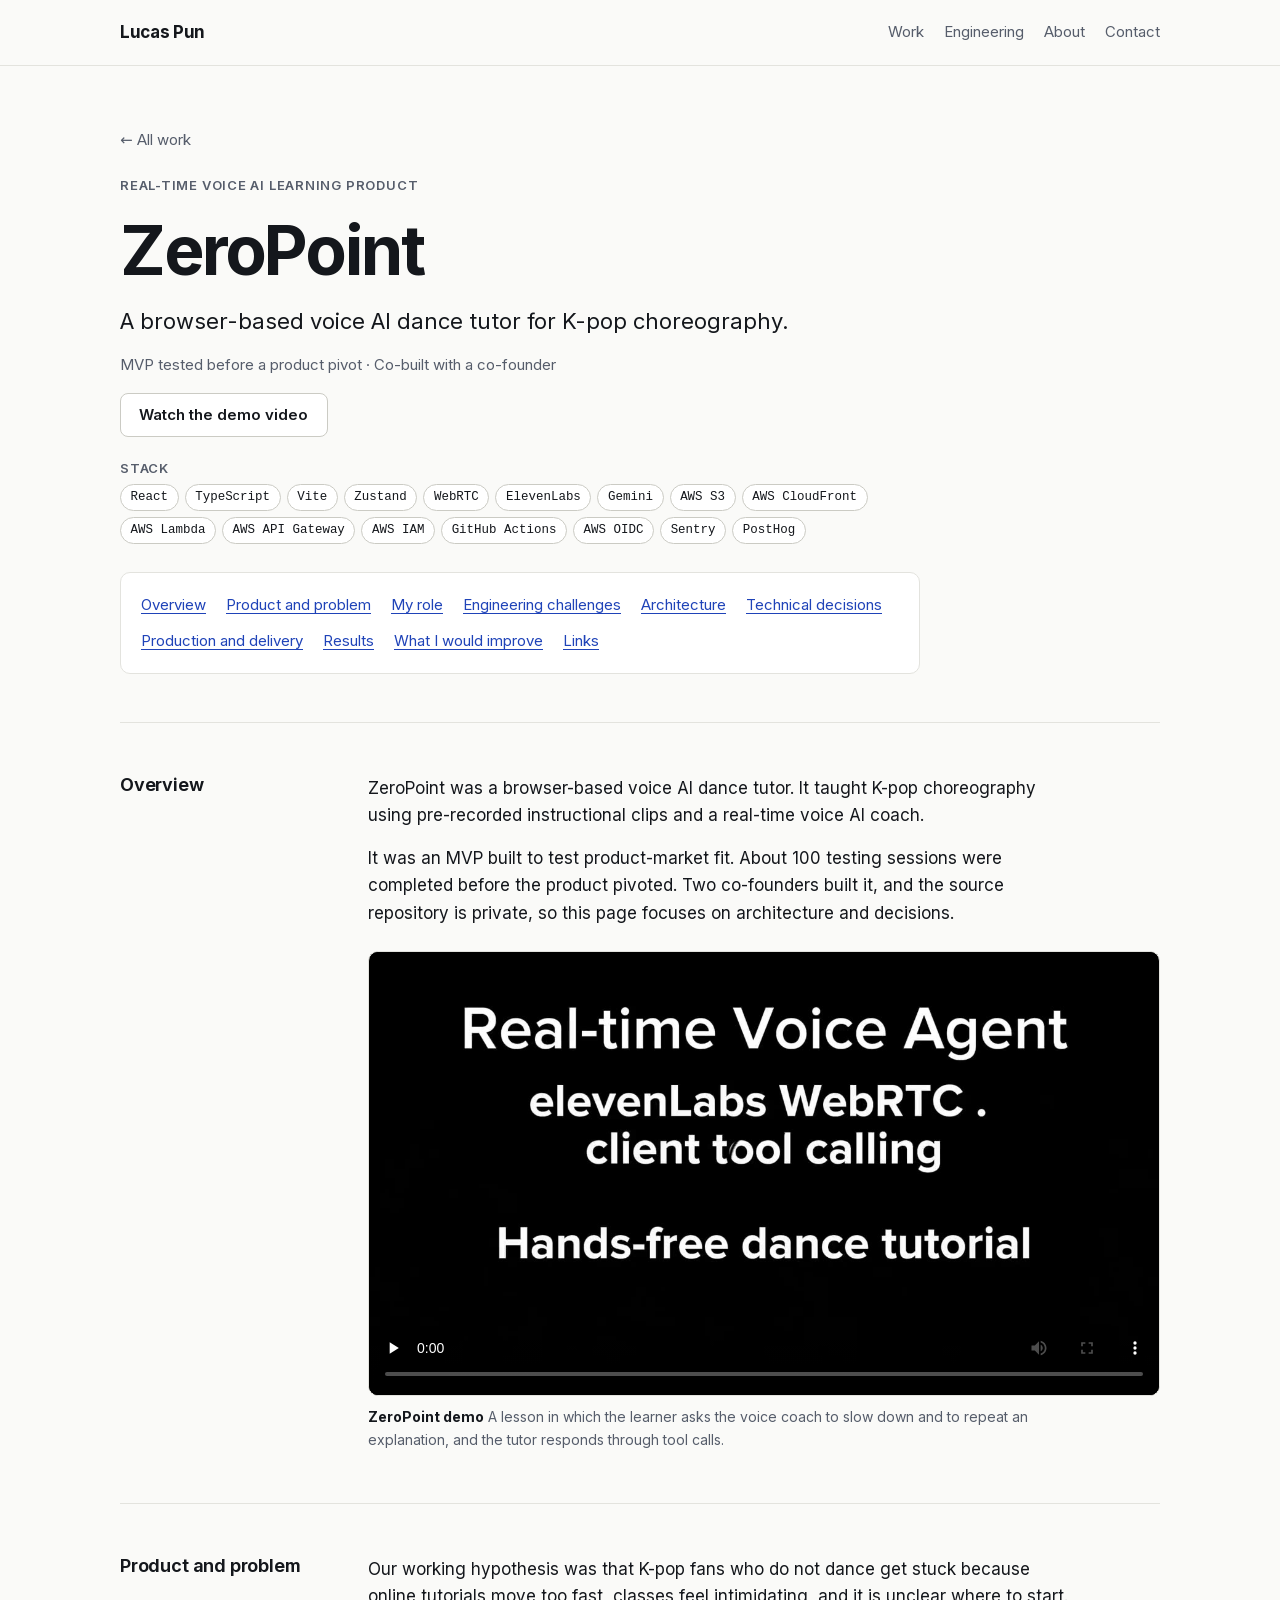
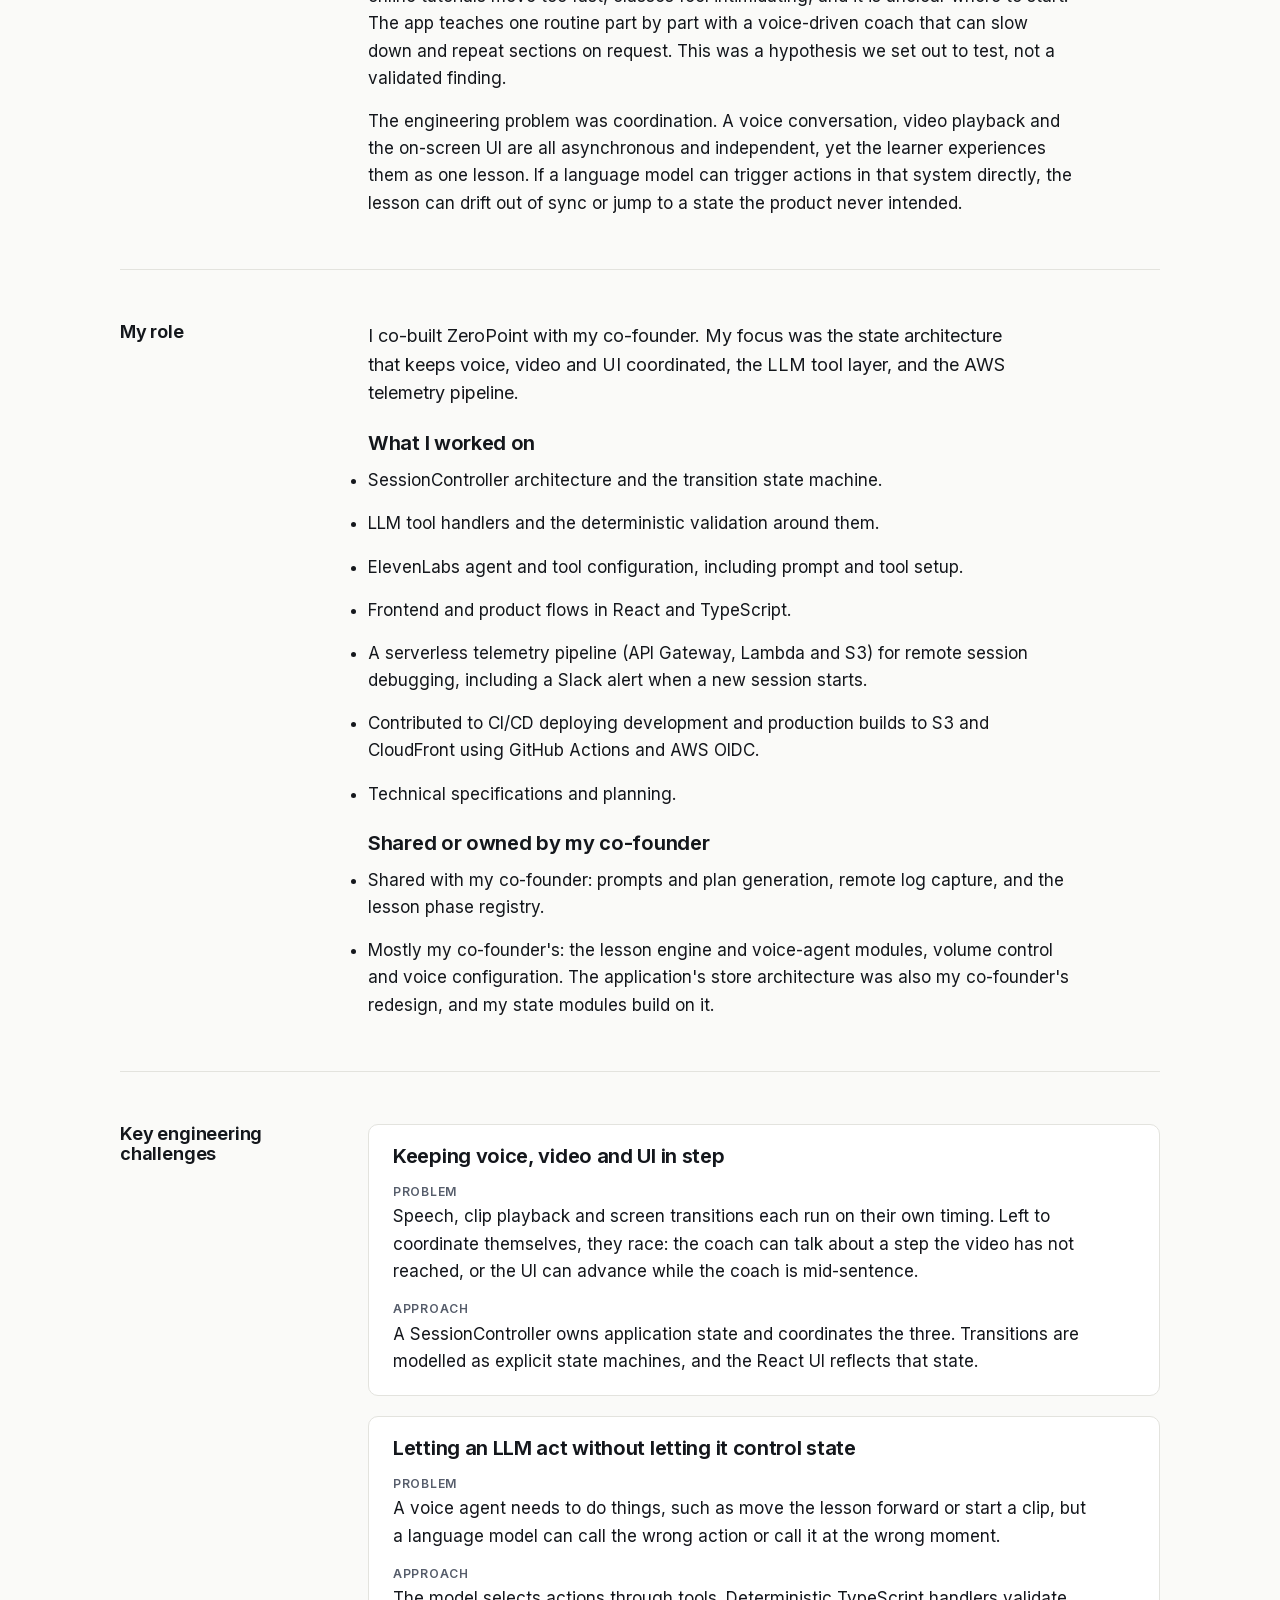
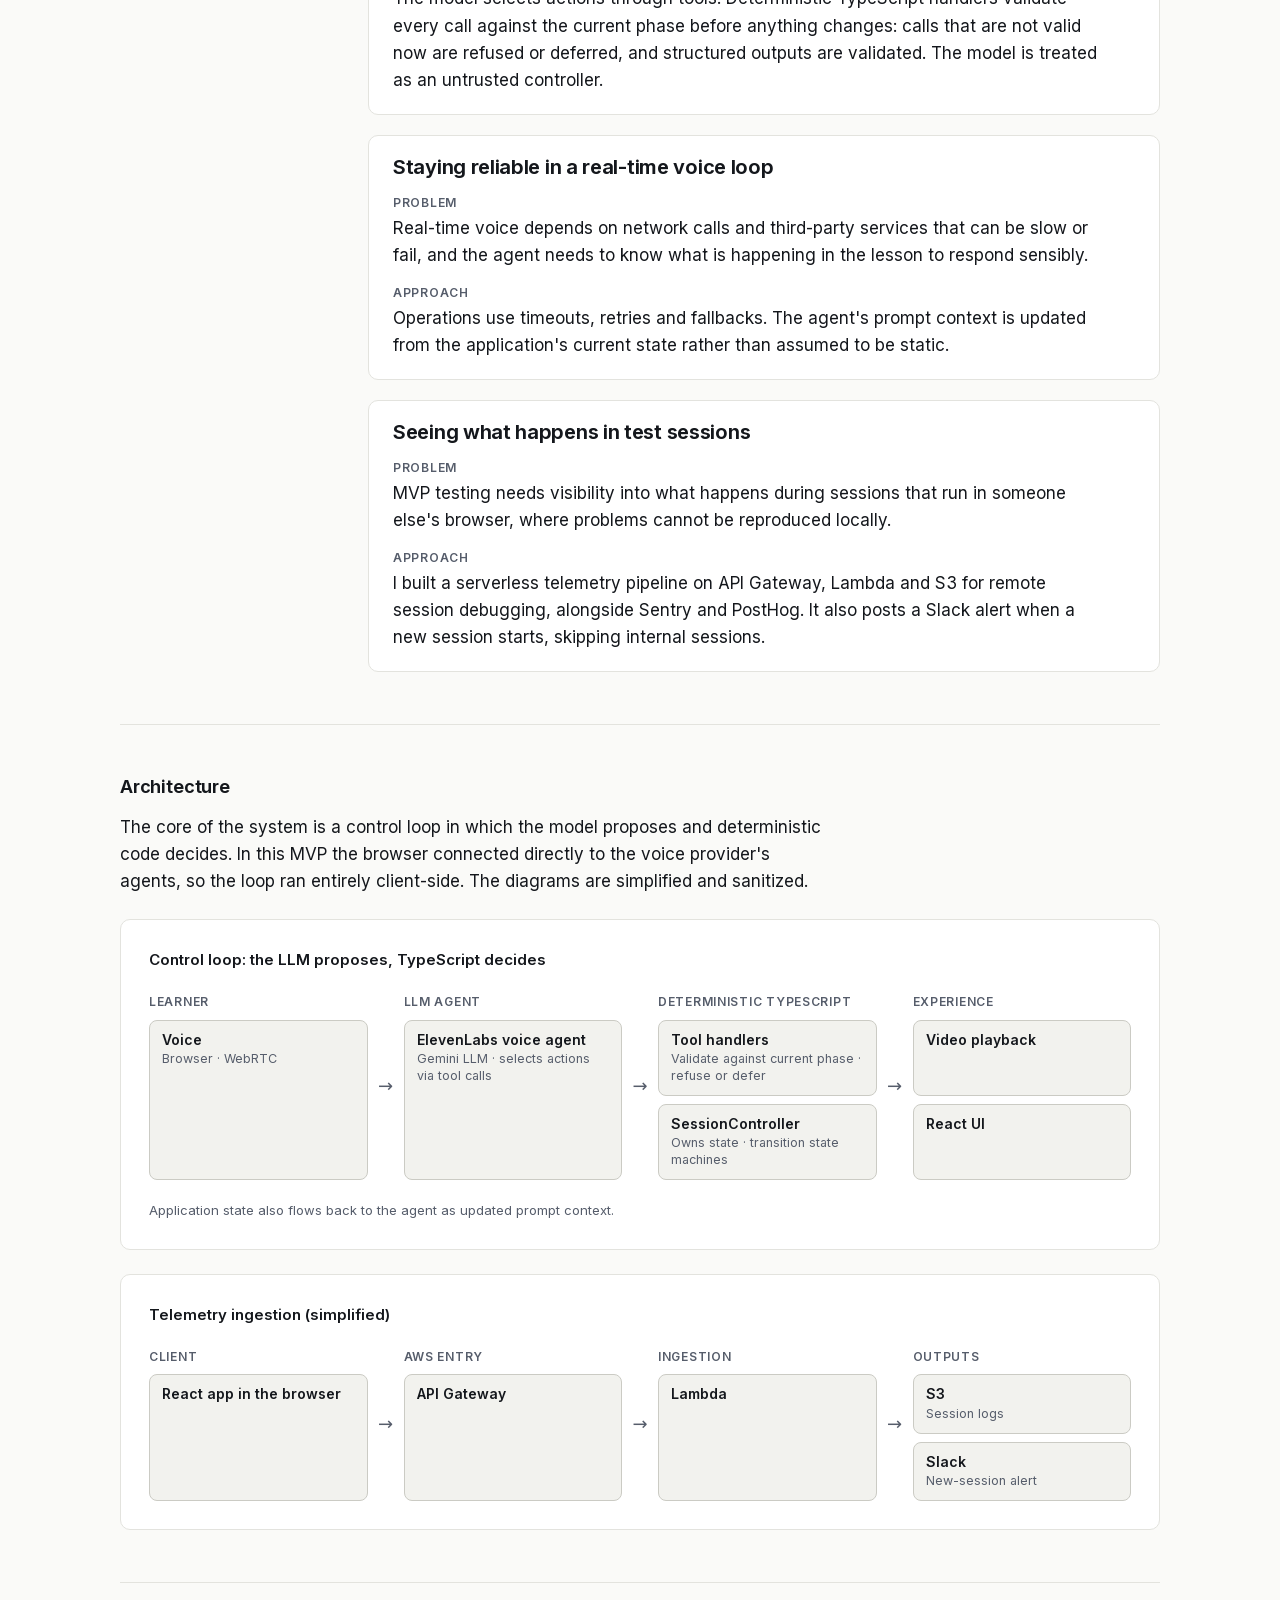
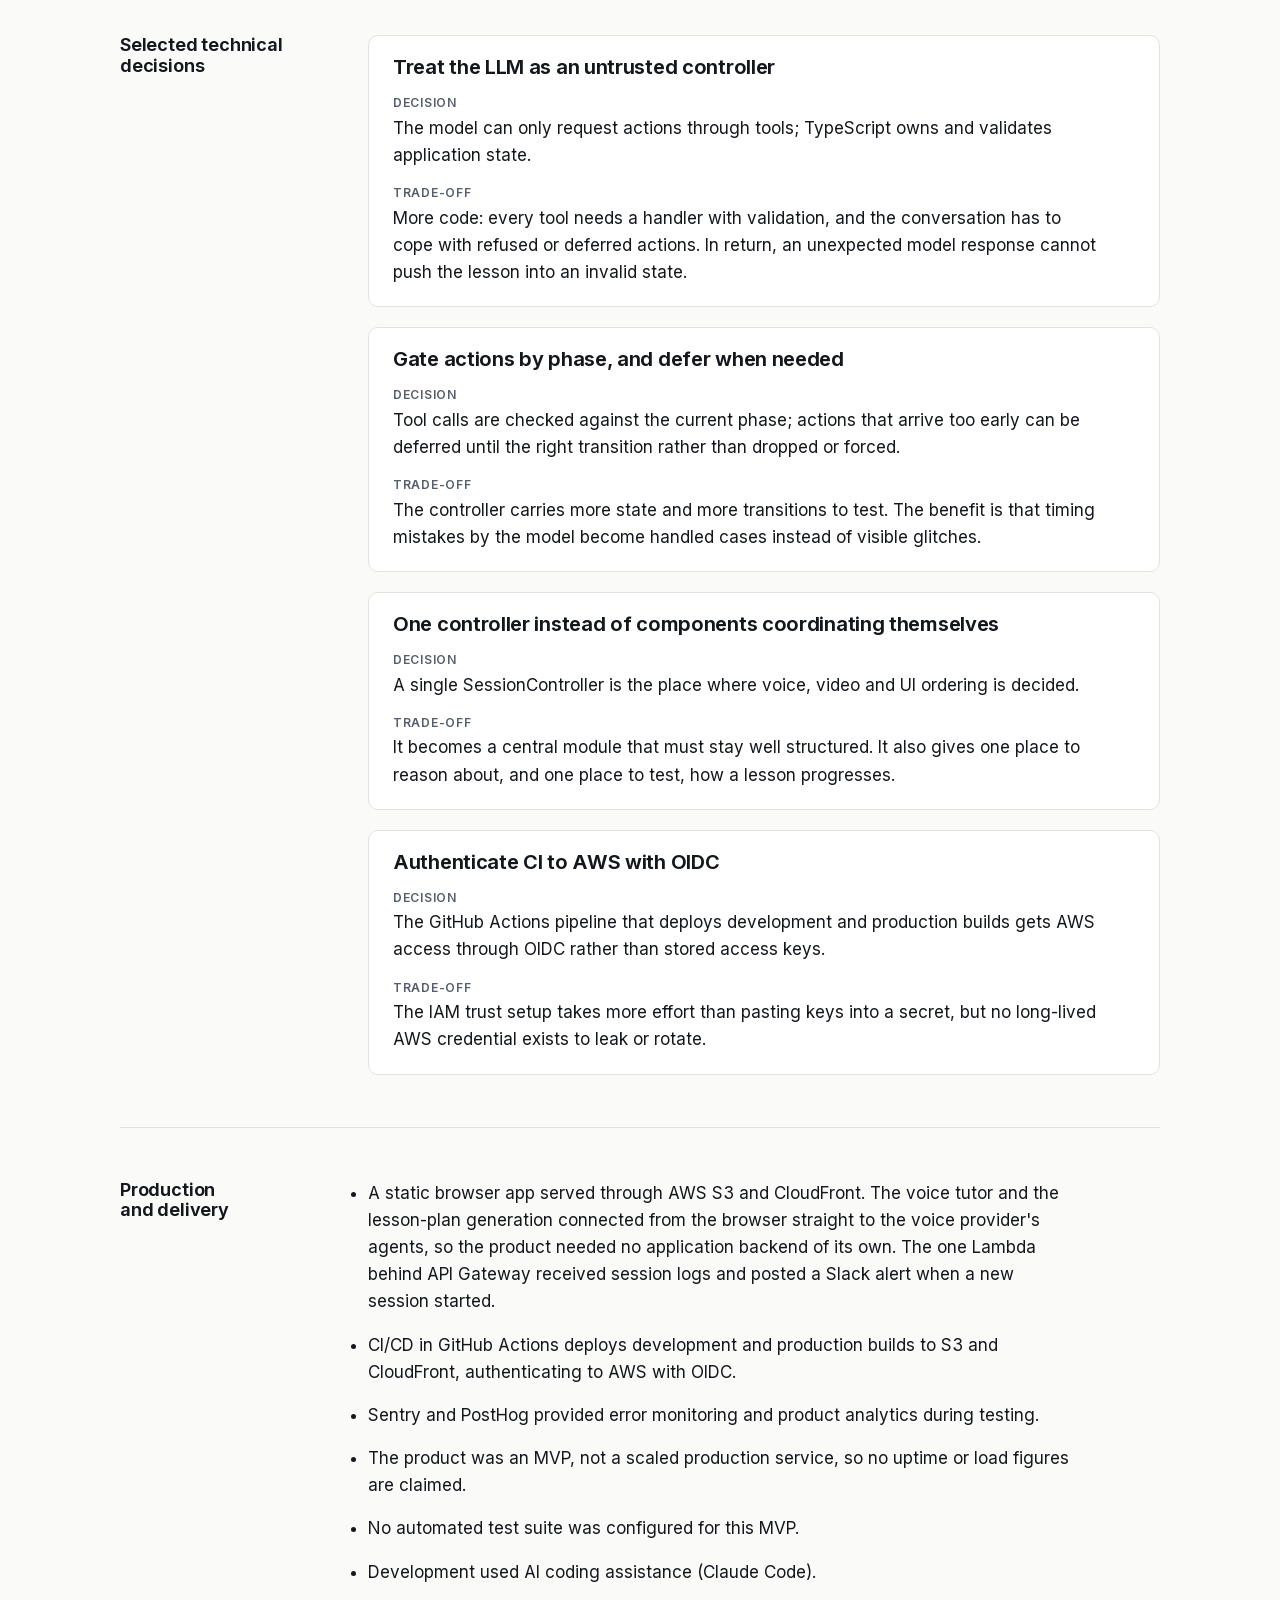
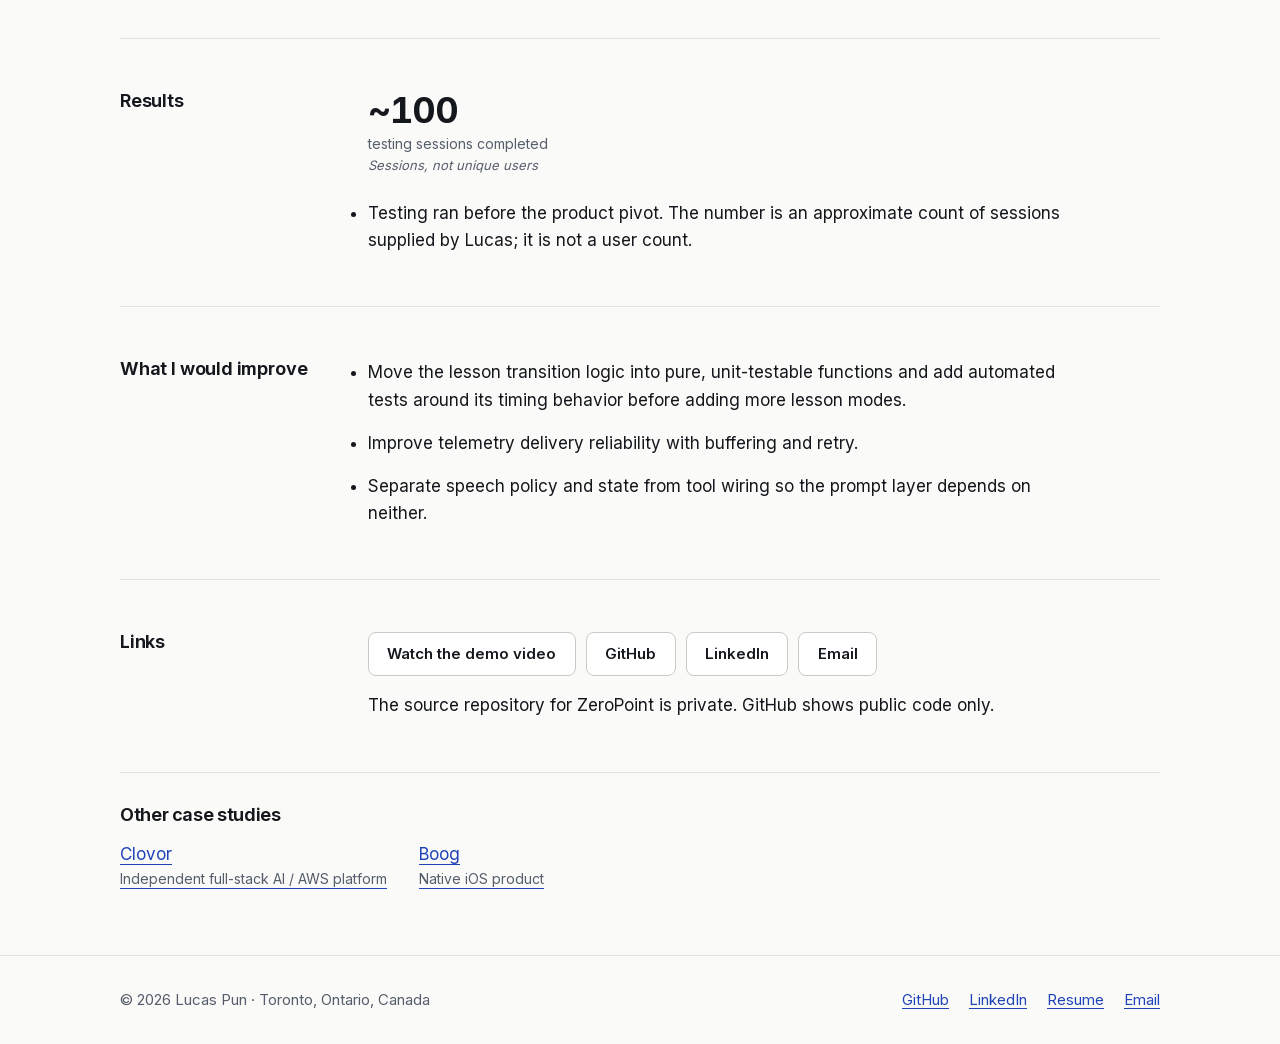
<file: projects/zeropoint/index.html>
<!DOCTYPE html><html lang="en" class="inter_c15e96cb-module__0bjUvq__variable"><head><meta charSet="utf-8"/><meta name="viewport" content="width=device-width, initial-scale=1"/><link rel="preload" href="/_next/static/media/83afe278b6a6bb3c-s.p.2bn3s6zvc0dyp.woff2" as="font" crossorigin="" type="font/woff2"/><link rel="stylesheet" href="/_next/static/chunks/1_p042o0olk-e.css" data-precedence="next"/><link rel="stylesheet" href="/_next/static/chunks/3-cgl9bqk3qfh.css" data-precedence="next"/><link rel="preload" as="script" fetchPriority="low" href="/_next/static/chunks/310vm2bl3xxpt.js"/><script src="/_next/static/chunks/19mx3mg6lkumu.js" async=""></script><script src="/_next/static/chunks/27t_qfc-3_lzs.js" async=""></script><script src="/_next/static/chunks/344n2zhqbh4pn.js" async=""></script><script src="/_next/static/chunks/turbopack-2x4itx5cf53iw.js" async=""></script><script src="/_next/static/chunks/2zrivrq8r27_r.js" async=""></script><script src="/_next/static/chunks/0s7p82lvw8czg.js" async=""></script><link rel="preload" href="/_next/static/chunks/1-ovbh64a351r.css" as="style"/><meta name="theme-color" content="#fafaf8" media="(prefers-color-scheme: light)"/><meta name="theme-color" content="#0f1115" media="(prefers-color-scheme: dark)"/><title>ZeroPoint — real-time voice AI dance tutor | Lucas Pun</title><meta name="description" content="Case study of ZeroPoint, a browser-based voice AI dance tutor: a controller-mediated state architecture where the LLM selects actions through tools and deterministic TypeScript validates state."/><meta name="application-name" content="Lucas Pun"/><meta name="author" content="Lucas Pun"/><meta name="robots" content="index, follow"/><link rel="canonical" href="https://ney123123.github.io/projects/zeropoint/"/><meta property="og:title" content="ZeroPoint — real-time voice AI dance tutor | Lucas Pun"/><meta property="og:description" content="Case study of ZeroPoint, a browser-based voice AI dance tutor: a controller-mediated state architecture where the LLM selects actions through tools and deterministic TypeScript validates state."/><meta property="og:url" content="https://ney123123.github.io/projects/zeropoint/"/><meta property="og:site_name" content="Lucas Pun"/><meta property="og:locale" content="en_CA"/><meta property="og:type" content="article"/><meta name="twitter:card" content="summary_large_image"/><meta name="twitter:title" content="Lucas Pun — Software Engineer"/><meta name="twitter:description" content="Software engineer building production products across web, cloud, AI, and iOS. Co-founder of an App Store iOS app and a voice AI product; AWS Certified Developer – Associate. Based in Toronto."/><meta name="twitter:image" content="https://ney123123.github.io/og.png"/><meta name="twitter:image:alt" content="Lucas Pun — Software Engineer"/><meta name="twitter:image:width" content="1200"/><meta name="twitter:image:height" content="630"/><link rel="icon" href="/icon.svg?icon.1oconz2_rxj9k.svg" sizes="any" type="image/svg+xml"/><meta name="next-size-adjust" content=""/><meta http-equiv="Content-Security-Policy" content="default-src &#x27;self&#x27;; script-src &#x27;self&#x27; &#x27;unsafe-inline&#x27;; style-src &#x27;self&#x27;; img-src &#x27;self&#x27; data:; font-src &#x27;self&#x27;; connect-src &#x27;self&#x27; https://us.i.posthog.com; object-src &#x27;none&#x27;; base-uri &#x27;self&#x27;; form-action &#x27;none&#x27;"/><script src="/_next/static/chunks/0cz1d0mv5g_q7.js" noModule=""></script></head><body><div hidden=""><!--$--><!--/$--></div><a class="skip-link" href="#main">Skip to content</a><header class="Header-module__KHjLKa__header"><div class="container Header-module__KHjLKa__inner"><a class="Header-module__KHjLKa__brand" href="/">Lucas Pun</a><nav aria-label="Primary"><ul class="Header-module__KHjLKa__nav"><li><a href="/#work">Work</a></li><li><a href="/#engineering">Engineering</a></li><li><a href="/#about">About</a></li><li><a href="/#contact">Contact</a></li></ul></nav></div></header><main id="main" tabindex="-1"><article class="container" aria-labelledby="project-title"><header class="CaseStudy-module__QuVwha__header"><nav aria-label="Breadcrumb" class="CaseStudy-module__QuVwha__breadcrumb"><a href="/#work"><span aria-hidden="true">← </span>All work</a></nav><p class="eyebrow">Real-time voice AI learning product</p><h1 id="project-title">ZeroPoint</h1><p class="CaseStudy-module__QuVwha__tagline">A browser-based voice AI dance tutor for K-pop choreography.</p><p class="CaseStudy-module__QuVwha__status">MVP tested before a product pivot · Co-built with a co-founder</p><ul class="LinkList-module__ARxxBa__list LinkList-module__ARxxBa__buttons" aria-label="ZeroPoint evidence links"><li><a href="/projects/zeropoint/#demo" class="btn btn-secondary">Watch the demo video</a></li></ul><div class="CaseStudy-module__QuVwha__stack"><h2 class="CaseStudy-module__QuVwha__stackTitle">Stack</h2><ul class="tags"><li>React</li><li>TypeScript</li><li>Vite</li><li>Zustand</li><li>WebRTC</li><li>ElevenLabs</li><li>Gemini</li><li>AWS S3</li><li>AWS CloudFront</li><li>AWS Lambda</li><li>AWS API Gateway</li><li>AWS IAM</li><li>GitHub Actions</li><li>AWS OIDC</li><li>Sentry</li><li>PostHog</li></ul></div><nav aria-label="On this page" class="CaseStudy-module__QuVwha__toc"><ol><li><a href="#overview">Overview</a></li><li><a href="#problem">Product and problem</a></li><li><a href="#role">My role</a></li><li><a href="#challenges">Engineering challenges</a></li><li><a href="#architecture">Architecture</a></li><li><a href="#decisions">Technical decisions</a></li><li><a href="#delivery">Production and delivery</a></li><li><a href="#results">Results</a></li><li><a href="#improvements">What I would improve</a></li><li><a href="#links">Links</a></li></ol></nav></header><section id="overview" class="Section-module__KfoqSq__section " aria-labelledby="overview-title"><h2 id="overview-title" class="Section-module__KfoqSq__title">Overview</h2><div class="Section-module__KfoqSq__content"><div class="prose"><p>ZeroPoint was a browser-based voice AI dance tutor. It taught K-pop choreography using pre-recorded instructional clips and a real-time voice AI coach.</p><p>It was an MVP built to test product-market fit. About 100 testing sessions were completed before the product pivoted. Two co-founders built it, and the source repository is private, so this page focuses on architecture and decisions.</p></div><figure id="demo" class="DemoVideo-module__Z5nhyW__figure"><video class="DemoVideo-module__Z5nhyW__video" controls="" preload="none" playsInline="" poster="/assets/demo/zeropoint-demo-poster.jpg" width="1280" height="720" aria-describedby="demo-description"><source src="/assets/demo/zeropoint-demo.mp4" type="video/mp4"/><a href="/assets/demo/zeropoint-demo.mp4">Download the demo video</a></video><figcaption class="DemoVideo-module__Z5nhyW__caption"><strong>ZeroPoint demo</strong><span id="demo-description"> <!-- -->A lesson in which the learner asks the voice coach to slow down and to repeat an explanation, and the tutor responds through tool calls.</span></figcaption></figure></div></section><section id="problem" class="Section-module__KfoqSq__section " aria-labelledby="problem-title"><h2 id="problem-title" class="Section-module__KfoqSq__title">Product and problem</h2><div class="Section-module__KfoqSq__content"><div class="prose"><p>Our working hypothesis was that K-pop fans who do not dance get stuck because online tutorials move too fast, classes feel intimidating, and it is unclear where to start. The app teaches one routine part by part with a voice-driven coach that can slow down and repeat sections on request. This was a hypothesis we set out to test, not a validated finding.</p><p>The engineering problem was coordination. A voice conversation, video playback and the on-screen UI are all asynchronous and independent, yet the learner experiences them as one lesson. If a language model can trigger actions in that system directly, the lesson can drift out of sync or jump to a state the product never intended.</p></div></div></section><section id="role" class="Section-module__KfoqSq__section " aria-labelledby="role-title"><h2 id="role-title" class="Section-module__KfoqSq__title">My role</h2><div class="Section-module__KfoqSq__content"><p class="CaseStudy-module__QuVwha__roleSummary">I co-built ZeroPoint with my co-founder. My focus was the state architecture that keeps voice, video and UI coordinated, the LLM tool layer, and the AWS telemetry pipeline.</p><div class="CaseStudy-module__QuVwha__roleGroup"><h3>What I worked on</h3><ul class="prose"><li>SessionController architecture and the transition state machine.</li><li>LLM tool handlers and the deterministic validation around them.</li><li>ElevenLabs agent and tool configuration, including prompt and tool setup.</li><li>Frontend and product flows in React and TypeScript.</li><li>A serverless telemetry pipeline (API Gateway, Lambda and S3) for remote session debugging, including a Slack alert when a new session starts.</li><li>Contributed to CI/CD deploying development and production builds to S3 and CloudFront using GitHub Actions and AWS OIDC.</li><li>Technical specifications and planning.</li></ul></div><div class="CaseStudy-module__QuVwha__roleGroup"><h3>Shared or owned by my co-founder</h3><ul class="prose"><li>Shared with my co-founder: prompts and plan generation, remote log capture, and the lesson phase registry.</li><li>Mostly my co-founder&#x27;s: the lesson engine and voice-agent modules, volume control and voice configuration. The application&#x27;s store architecture was also my co-founder&#x27;s redesign, and my state modules build on it.</li></ul></div></div></section><section id="challenges" class="Section-module__KfoqSq__section " aria-labelledby="challenges-title"><h2 id="challenges-title" class="Section-module__KfoqSq__title">Key engineering challenges</h2><div class="Section-module__KfoqSq__content"><ol class="CaseStudy-module__QuVwha__cards"><li class="CaseStudy-module__QuVwha__card"><h3>Keeping voice, video and UI in step</h3><dl class="CaseStudy-module__QuVwha__pairs"><div><dt>Problem</dt><dd>Speech, clip playback and screen transitions each run on their own timing. Left to coordinate themselves, they race: the coach can talk about a step the video has not reached, or the UI can advance while the coach is mid-sentence.</dd></div><div><dt>Approach</dt><dd>A SessionController owns application state and coordinates the three. Transitions are modelled as explicit state machines, and the React UI reflects that state.</dd></div></dl></li><li class="CaseStudy-module__QuVwha__card"><h3>Letting an LLM act without letting it control state</h3><dl class="CaseStudy-module__QuVwha__pairs"><div><dt>Problem</dt><dd>A voice agent needs to do things, such as move the lesson forward or start a clip, but a language model can call the wrong action or call it at the wrong moment.</dd></div><div><dt>Approach</dt><dd>The model selects actions through tools. Deterministic TypeScript handlers validate every call against the current phase before anything changes: calls that are not valid now are refused or deferred, and structured outputs are validated. The model is treated as an untrusted controller.</dd></div></dl></li><li class="CaseStudy-module__QuVwha__card"><h3>Staying reliable in a real-time voice loop</h3><dl class="CaseStudy-module__QuVwha__pairs"><div><dt>Problem</dt><dd>Real-time voice depends on network calls and third-party services that can be slow or fail, and the agent needs to know what is happening in the lesson to respond sensibly.</dd></div><div><dt>Approach</dt><dd>Operations use timeouts, retries and fallbacks. The agent&#x27;s prompt context is updated from the application&#x27;s current state rather than assumed to be static.</dd></div></dl></li><li class="CaseStudy-module__QuVwha__card"><h3>Seeing what happens in test sessions</h3><dl class="CaseStudy-module__QuVwha__pairs"><div><dt>Problem</dt><dd>MVP testing needs visibility into what happens during sessions that run in someone else&#x27;s browser, where problems cannot be reproduced locally.</dd></div><div><dt>Approach</dt><dd>I built a serverless telemetry pipeline on API Gateway, Lambda and S3 for remote session debugging, alongside Sentry and PostHog. It also posts a Slack alert when a new session starts, skipping internal sessions.</dd></div></dl></li></ol></div></section><section id="architecture" class="Section-module__KfoqSq__section Section-module__KfoqSq__wide" aria-labelledby="architecture-title"><h2 id="architecture-title" class="Section-module__KfoqSq__title">Architecture</h2><div class="Section-module__KfoqSq__content"><p class="CaseStudy-module__QuVwha__intro">The core of the system is a control loop in which the model proposes and deterministic code decides. In this MVP the browser connected directly to the voice provider&#x27;s agents, so the loop ran entirely client-side. The diagrams are simplified and sanitized.</p><figure class="ArchitectureDiagram-module__UVHOzG__figure"><figcaption class="ArchitectureDiagram-module__UVHOzG__title">Control loop: the LLM proposes, TypeScript decides</figcaption><div role="img" aria-label="The learner speaks to a voice agent over WebRTC. The agent selects actions by calling tools. TypeScript tool handlers validate each call against the current phase and pass valid ones to the SessionController, which owns session state and transitions. The SessionController drives video playback and the React UI."><ol class="ArchitectureDiagram-module__UVHOzG__stages"><li class="ArchitectureDiagram-module__UVHOzG__stage"><span class="ArchitectureDiagram-module__UVHOzG__stageLabel">Learner</span><span class="ArchitectureDiagram-module__UVHOzG__node"><span class="ArchitectureDiagram-module__UVHOzG__nodeName">Voice</span><span class="ArchitectureDiagram-module__UVHOzG__nodeDetail">Browser · WebRTC</span></span></li><li class="ArchitectureDiagram-module__UVHOzG__stage"><span class="ArchitectureDiagram-module__UVHOzG__stageLabel">LLM agent</span><span class="ArchitectureDiagram-module__UVHOzG__node"><span class="ArchitectureDiagram-module__UVHOzG__nodeName">ElevenLabs voice agent</span><span class="ArchitectureDiagram-module__UVHOzG__nodeDetail">Gemini LLM · selects actions via tool calls</span></span></li><li class="ArchitectureDiagram-module__UVHOzG__stage"><span class="ArchitectureDiagram-module__UVHOzG__stageLabel">Deterministic TypeScript</span><span class="ArchitectureDiagram-module__UVHOzG__node"><span class="ArchitectureDiagram-module__UVHOzG__nodeName">Tool handlers</span><span class="ArchitectureDiagram-module__UVHOzG__nodeDetail">Validate against current phase · refuse or defer</span></span><span class="ArchitectureDiagram-module__UVHOzG__node"><span class="ArchitectureDiagram-module__UVHOzG__nodeName">SessionController</span><span class="ArchitectureDiagram-module__UVHOzG__nodeDetail">Owns state · transition state machines</span></span></li><li class="ArchitectureDiagram-module__UVHOzG__stage"><span class="ArchitectureDiagram-module__UVHOzG__stageLabel">Experience</span><span class="ArchitectureDiagram-module__UVHOzG__node"><span class="ArchitectureDiagram-module__UVHOzG__nodeName">Video playback</span></span><span class="ArchitectureDiagram-module__UVHOzG__node"><span class="ArchitectureDiagram-module__UVHOzG__nodeName">React UI</span></span></li></ol></div><p class="ArchitectureDiagram-module__UVHOzG__note">Application state also flows back to the agent as updated prompt context.</p></figure><figure class="ArchitectureDiagram-module__UVHOzG__figure"><figcaption class="ArchitectureDiagram-module__UVHOzG__title">Telemetry ingestion (simplified)</figcaption><div role="img" aria-label="The browser client sends telemetry to an API Gateway endpoint, which invokes a Lambda function that stores the logs in S3 and, when a new session starts, posts a Slack alert."><ol class="ArchitectureDiagram-module__UVHOzG__stages"><li class="ArchitectureDiagram-module__UVHOzG__stage"><span class="ArchitectureDiagram-module__UVHOzG__stageLabel">Client</span><span class="ArchitectureDiagram-module__UVHOzG__node"><span class="ArchitectureDiagram-module__UVHOzG__nodeName">React app in the browser</span></span></li><li class="ArchitectureDiagram-module__UVHOzG__stage"><span class="ArchitectureDiagram-module__UVHOzG__stageLabel">AWS entry</span><span class="ArchitectureDiagram-module__UVHOzG__node"><span class="ArchitectureDiagram-module__UVHOzG__nodeName">API Gateway</span></span></li><li class="ArchitectureDiagram-module__UVHOzG__stage"><span class="ArchitectureDiagram-module__UVHOzG__stageLabel">Ingestion</span><span class="ArchitectureDiagram-module__UVHOzG__node"><span class="ArchitectureDiagram-module__UVHOzG__nodeName">Lambda</span></span></li><li class="ArchitectureDiagram-module__UVHOzG__stage"><span class="ArchitectureDiagram-module__UVHOzG__stageLabel">Outputs</span><span class="ArchitectureDiagram-module__UVHOzG__node"><span class="ArchitectureDiagram-module__UVHOzG__nodeName">S3</span><span class="ArchitectureDiagram-module__UVHOzG__nodeDetail">Session logs</span></span><span class="ArchitectureDiagram-module__UVHOzG__node"><span class="ArchitectureDiagram-module__UVHOzG__nodeName">Slack</span><span class="ArchitectureDiagram-module__UVHOzG__nodeDetail">New-session alert</span></span></li></ol></div></figure></div></section><section id="decisions" class="Section-module__KfoqSq__section " aria-labelledby="decisions-title"><h2 id="decisions-title" class="Section-module__KfoqSq__title">Selected technical decisions</h2><div class="Section-module__KfoqSq__content"><ol class="CaseStudy-module__QuVwha__cards"><li class="CaseStudy-module__QuVwha__card"><h3>Treat the LLM as an untrusted controller</h3><dl class="CaseStudy-module__QuVwha__pairs"><div><dt>Decision</dt><dd>The model can only request actions through tools; TypeScript owns and validates application state.</dd></div><div><dt>Trade-off</dt><dd>More code: every tool needs a handler with validation, and the conversation has to cope with refused or deferred actions. In return, an unexpected model response cannot push the lesson into an invalid state.</dd></div></dl></li><li class="CaseStudy-module__QuVwha__card"><h3>Gate actions by phase, and defer when needed</h3><dl class="CaseStudy-module__QuVwha__pairs"><div><dt>Decision</dt><dd>Tool calls are checked against the current phase; actions that arrive too early can be deferred until the right transition rather than dropped or forced.</dd></div><div><dt>Trade-off</dt><dd>The controller carries more state and more transitions to test. The benefit is that timing mistakes by the model become handled cases instead of visible glitches.</dd></div></dl></li><li class="CaseStudy-module__QuVwha__card"><h3>One controller instead of components coordinating themselves</h3><dl class="CaseStudy-module__QuVwha__pairs"><div><dt>Decision</dt><dd>A single SessionController is the place where voice, video and UI ordering is decided.</dd></div><div><dt>Trade-off</dt><dd>It becomes a central module that must stay well structured. It also gives one place to reason about, and one place to test, how a lesson progresses.</dd></div></dl></li><li class="CaseStudy-module__QuVwha__card"><h3>Authenticate CI to AWS with OIDC</h3><dl class="CaseStudy-module__QuVwha__pairs"><div><dt>Decision</dt><dd>The GitHub Actions pipeline that deploys development and production builds gets AWS access through OIDC rather than stored access keys.</dd></div><div><dt>Trade-off</dt><dd>The IAM trust setup takes more effort than pasting keys into a secret, but no long-lived AWS credential exists to leak or rotate.</dd></div></dl></li></ol></div></section><section id="delivery" class="Section-module__KfoqSq__section " aria-labelledby="delivery-title"><h2 id="delivery-title" class="Section-module__KfoqSq__title">Production and delivery</h2><div class="Section-module__KfoqSq__content"><ul class="prose"><li>A static browser app served through AWS S3 and CloudFront. The voice tutor and the lesson-plan generation connected from the browser straight to the voice provider&#x27;s agents, so the product needed no application backend of its own. The one Lambda behind API Gateway received session logs and posted a Slack alert when a new session started.</li><li>CI/CD in GitHub Actions deploys development and production builds to S3 and CloudFront, authenticating to AWS with OIDC.</li><li>Sentry and PostHog provided error monitoring and product analytics during testing.</li><li>The product was an MVP, not a scaled production service, so no uptime or load figures are claimed.</li><li>No automated test suite was configured for this MVP.</li><li>Development used AI coding assistance (Claude Code).</li></ul></div></section><section id="results" class="Section-module__KfoqSq__section " aria-labelledby="results-title"><h2 id="results-title" class="Section-module__KfoqSq__title">Results</h2><div class="Section-module__KfoqSq__content"><dl class="MetricList-module__OgIKwa__list"><div class="MetricList-module__OgIKwa__item"><dt class="MetricList-module__OgIKwa__label">testing sessions completed<span class="MetricList-module__OgIKwa__note">Sessions, not unique users</span></dt><dd class="MetricList-module__OgIKwa__value">~100</dd></div></dl><ul class="prose"><li>Testing ran before the product pivot. The number is an approximate count of sessions supplied by Lucas; it is not a user count.</li></ul></div></section><section id="improvements" class="Section-module__KfoqSq__section " aria-labelledby="improvements-title"><h2 id="improvements-title" class="Section-module__KfoqSq__title">What I would improve</h2><div class="Section-module__KfoqSq__content"><ul class="prose"><li>Move the lesson transition logic into pure, unit-testable functions and add automated tests around its timing behavior before adding more lesson modes.</li><li>Improve telemetry delivery reliability with buffering and retry.</li><li>Separate speech policy and state from tool wiring so the prompt layer depends on neither.</li></ul></div></section><section id="links" class="Section-module__KfoqSq__section " aria-labelledby="links-title"><h2 id="links-title" class="Section-module__KfoqSq__title">Links</h2><div class="Section-module__KfoqSq__content"><div class="CaseStudy-module__QuVwha__linksBlock"><ul class="LinkList-module__ARxxBa__list LinkList-module__ARxxBa__buttons" aria-label="ZeroPoint evidence links"><li><a href="/projects/zeropoint/#demo" class="btn btn-secondary">Watch the demo video</a></li><li><a href="https://github.com/ney123123" data-track="github_click" class="btn btn-secondary" target="_blank" rel="noopener noreferrer">GitHub<span class="sr-only"> (opens in a new tab)</span></a></li><li><a href="https://www.linkedin.com/in/silva-pun-a76871b4/" data-track="linkedin_click" class="btn btn-secondary" target="_blank" rel="noopener noreferrer">LinkedIn<span class="sr-only"> (opens in a new tab)</span></a></li><li><a href="mailto:amztb12602@gmail.com" class="btn btn-secondary">Email</a></li></ul><p>The source repository for <!-- -->ZeroPoint<!-- --> is private. GitHub shows public code only.</p></div></div></section><nav aria-label="Other case studies" class="CaseStudy-module__QuVwha__others"><h2 class="CaseStudy-module__QuVwha__othersTitle">Other case studies</h2><ul><li><a href="/projects/clovor/">Clovor<span class="CaseStudy-module__QuVwha__othersKind">Independent full-stack AI / AWS platform</span></a></li><li><a href="/projects/boog/">Boog<span class="CaseStudy-module__QuVwha__othersKind">Native iOS product</span></a></li></ul></nav></article><!--$--><!--/$--></main><footer class="Footer-module__yg9ahW__footer"><div class="container Footer-module__yg9ahW__inner"><p>© <!-- -->2026<!-- --> <!-- -->Lucas Pun<!-- --> · <!-- -->Toronto, Ontario, Canada</p><ul class="LinkList-module__ARxxBa__list " aria-label="Profile links"><li><a href="https://github.com/ney123123" data-track="github_click" target="_blank" rel="noopener noreferrer">GitHub<span class="sr-only"> (opens in a new tab)</span></a></li><li><a href="https://www.linkedin.com/in/silva-pun-a76871b4/" data-track="linkedin_click" target="_blank" rel="noopener noreferrer">LinkedIn<span class="sr-only"> (opens in a new tab)</span></a></li><li><a href="/resume.pdf" data-track="resume_click">Resume</a></li><li><a href="mailto:amztb12602@gmail.com">Email</a></li></ul></div></footer><script src="/_next/static/chunks/310vm2bl3xxpt.js" id="_R_" async=""></script><script>(self.__next_f=self.__next_f||[]).push([0])</script><script>self.__next_f.push([1,"1:\"$Sreact.fragment\"\n2:I[22016,[\"/_next/static/chunks/2zrivrq8r27_r.js\",\"/_next/static/chunks/0s7p82lvw8czg.js\"],\"\"]\n3:I[39756,[\"/_next/static/chunks/2zrivrq8r27_r.js\"],\"default\"]\n4:I[37457,[\"/_next/static/chunks/2zrivrq8r27_r.js\"],\"default\"]\n5:I[41345,[\"/_next/static/chunks/2zrivrq8r27_r.js\"],\"Analytics\"]\n7:I[97367,[\"/_next/static/chunks/2zrivrq8r27_r.js\"],\"OutletBoundary\"]\n8:\"$Sreact.suspense\"\nb:I[97367,[\"/_next/static/chunks/2zrivrq8r27_r.js\"],\"ViewportBoundary\"]\nd:I[97367,[\"/_next/static/chunks/2zrivrq8r27_r.js\"],\"MetadataBoundary\"]\n10:I[68027,[\"/_next/static/chunks/2zrivrq8r27_r.js\"],\"default\",1]\n:HL[\"/_next/static/chunks/1_p042o0olk-e.css\",\"style\"]\n:HL[\"/_next/static/chunks/3-cgl9bqk3qfh.css\",\"style\"]\n:HL[\"/_next/static/media/83afe278b6a6bb3c-s.p.2bn3s6zvc0dyp.woff2\",\"font\",{\"crossOrigin\":\"\",\"type\":\"font/woff2\"}]\n:HL[\"/_next/static/chunks/1-ovbh64a351r.css\",\"style\"]\na:X\n0:{\"P\":null,\"c\":[\"\",\"projects\",\"zeropoint\",\"\"],\"q\":\"\",\"i\":false,\"f\":[[[\"\",{\"children\":[\"projects\",{\"children\":[[\"slug\",\"zeropoint\",\"d\",[]],{\"children\":[\"__PAGE__\",{},\"$undefined\",\"$undefined\",4608]},\"$undefined\",\"$undefined\",4608]},\"$undefined\",\"$undefined\",4608]},\"$undefined\",\"$undefined\",4624],[[\"$\",\"$1\",\"c\",{\"children\":[[[\"$\",\"link\",\"0\",{\"rel\":\"stylesheet\",\"href\":\"/_next/static/chunks/1_p042o0olk-e.css\",\"precedence\":\"next\",\"crossOrigin\":\"$undefined\",\"nonce\":\"$undefined\"}],[\"$\",\"link\",\"1\",{\"rel\":\"stylesheet\",\"href\":\"/_next/static/chunks/3-cgl9bqk3qfh.css\",\"precedence\":\"next\",\"crossOrigin\":\"$undefined\",\"nonce\":\"$undefined\"}],[\"$\",\"script\",\"script-0\",{\"src\":\"/_next/static/chunks/2zrivrq8r27_r.js\",\"async\":true,\"nonce\":\"$undefined\"}]],[\"$\",\"html\",null,{\"lang\":\"en\",\"className\":\"inter_c15e96cb-module__0bjUvq__variable\",\"children\":[[\"$\",\"head\",null,{\"children\":[\"$\",\"meta\",null,{\"httpEquiv\":\"Content-Security-Policy\",\"content\":\"default-src 'self'; script-src 'self' 'unsafe-inline'; style-src 'self'; img-src 'self' data:; font-src 'self'; connect-src 'self' https://us.i.posthog.com; object-src 'none'; base-uri 'self'; form-action 'none'\"}]}],[\"$\",\"body\",null,{\"children\":[[\"$\",\"a\",null,{\"className\":\"skip-link\",\"href\":\"#main\",\"children\":\"Skip to content\"}],[\"$\",\"header\",null,{\"className\":\"Header-module__KHjLKa__header\",\"children\":[\"$\",\"div\",null,{\"className\":\"container Header-module__KHjLKa__inner\",\"children\":[[\"$\",\"$L2\",null,{\"href\":\"/\",\"className\":\"Header-module__KHjLKa__brand\",\"children\":\"Lucas Pun\"}],[\"$\",\"nav\",null,{\"aria-label\":\"Primary\",\"children\":[\"$\",\"ul\",null,{\"className\":\"Header-module__KHjLKa__nav\",\"children\":[[\"$\",\"li\",\"/#work\",{\"children\":[\"$\",\"$L2\",null,{\"href\":\"/#work\",\"children\":\"Work\"}]}],[\"$\",\"li\",\"/#engineering\",{\"children\":[\"$\",\"$L2\",null,{\"href\":\"/#engineering\",\"children\":\"Engineering\"}]}],[\"$\",\"li\",\"/#about\",{\"children\":[\"$\",\"$L2\",null,{\"href\":\"/#about\",\"children\":\"About\"}]}],[\"$\",\"li\",\"/#contact\",{\"children\":[\"$\",\"$L2\",null,{\"href\":\"/#contact\",\"children\":\"Contact\"}]}]]}]}]]}]}],[\"$\",\"main\",null,{\"id\":\"main\",\"tabIndex\":-1,\"children\":[\"$\",\"$L3\",null,{\"parallelRouterKey\":\"children\",\"error\":\"$undefined\",\"errorStyles\":\"$undefined\",\"errorScripts\":\"$undefined\",\"template\":[\"$\",\"$L4\",null,{}],\"templateStyles\":\"$undefined\",\"templateScripts\":\"$undefined\",\"notFound\":[[\"$\",\"div\",null,{\"className\":\"container not-found-module__sxuMuG__wrap\",\"children\":[[\"$\",\"p\",null,{\"className\":\"eyebrow\",\"children\":\"404\"}],[\"$\",\"h1\",null,{\"children\":\"Page not found\"}],[\"$\",\"p\",null,{\"children\":[\"That page doesn't exist. \",[\"$\",\"$L2\",null,{\"href\":\"/\",\"children\":\"Return to the homepage\"}],\".\"]}]]}],[[\"$\",\"link\",\"0\",{\"rel\":\"stylesheet\",\"href\":\"/_next/static/chunks/1-ovbh64a351r.css\",\"precedence\":\"next\",\"crossOrigin\":\"$undefined\",\"nonce\":\"$undefined\"}]]],\"forbidden\":\"$undefined\",\"unauthorized\":\"$undefined\"}]}],[\"$\",\"footer\",null,{\"className\":\"Footer-module__yg9ahW__footer\",\"children\":[\"$\",\"div\",null,{\"className\":\"container Footer-module__yg9ahW__inner\",\"children\":[[\"$\",\"p\",null,{\"children\":[\"© \",2026,\" \",\"Lucas Pun\",\" · \",\"Toronto, Ontario, Canada\"]}],[\"$\",\"ul\",null,{\"className\":\"LinkList-module__ARxxBa__list \",\"aria-label\":\"Profile links\",\"children\":[[\"$\",\"li\",\"GitHub\",{\"children\":[\"$\",\"a\",null,{\"href\":\"https://github.com/ney123123\",\"data-track\":\"github_click\",\"data-project\":\"$undefined\",\"data-destination\":\"$undefined\",\"className\":\"$undefined\",\"target\":\"_blank\",\"rel\":\"noopener noreferrer\",\"children\":[\"GitHub\",[\"$\",\"span\",null,{\"className\":\"sr-only\",\"children\":\" (opens in a new tab)\"}]]}]}],[\"$\",\"li\",\"LinkedIn\",{\"children\":[\"$\",\"a\",null,{\"href\":\"https://www.linkedin.com/in/silva-pun-a76871b4/\",\"data-track\":\"linkedin_click\",\"data-project\":\"$undefined\",\"data-destination\":\"$undefined\",\"className\":\"$undefined\",\"target\":\"_blank\",\"rel\":\"noopener noreferrer\",\"children\":[\"LinkedIn\",[\"$\",\"span\",null,{\"className\":\"sr-only\",\"children\":\" (opens in a new tab)\"}]]}]}],[\"$\",\"li\",\"Resume\",{\"children\":[\"$\",\"a\",null,{\"href\":\"/resume.pdf\",\"data-track\":\"resume_click\",\"data-project\":\"$undefined\",\"data-destination\":\"$undefined\",\"className\":\"$undefined\",\"children\":[\"Resume\",false]}]}],[\"$\",\"li\",\"Email\",{\"children\":[\"$\",\"a\",null,{\"href\":\"mailto:amztb12602@gmail.com\",\"className\":\"$undefined\",\"children\":[\"Email\",false]}]}]]}]]}]}],[\"$\",\"$L5\",null,{}]]}]]}]]}],{\"children\":[[\"$\",\"$1\",\"c\",{\"children\":[null,[\"$\",\"$L3\",null,{\"parallelRouterKey\":\"children\",\"error\":\"$undefined\",\"errorStyles\":\"$undefined\",\"errorScripts\":\"$undefined\",\"template\":[\"$\",\"$L4\",null,{}],\"templateStyles\":\"$undefined\",\"templateScripts\":\"$undefined\",\"notFound\":\"$undefined\",\"forbidden\":\"$undefined\",\"unauthorized\":\"$undefined\"}]]}],{\"children\":[[\"$\",\"$1\",\"c\",{\"children\":[null,[\"$\",\"$L3\",null,{\"parallelRouterKey\":\"children\",\"error\":\"$undefined\",\"errorStyles\":\"$undefined\",\"errorScripts\":\"$undefined\",\"template\":[\"$\",\"$L4\",null,{}],\"templateStyles\":\"$undefined\",\"templateScripts\":\"$undefined\",\"notFound\":\"$undefined\",\"forbidden\":\"$undefined\",\"unauthorized\":\"$undefined\"}]]}],{\"children\":[[\"$\",\"$1\",\"c\",{\"children\":[\"$L6\",[[\"$\",\"script\",\"script-0\",{\"src\":\"/_next/static/chunks/0s7p82lvw8czg.js\",\"async\":true,\"nonce\":\"$undefined\"}]],[\"$\",\"$L7\",null,{\"children\":[\"$\",\"$8\",null,{\"name\":\"Next.MetadataOutlet\",\"children\":\"$@9\"}]}]]}],{},null,false,null]},null,false,\"$a\"]},null,false,\"$a\"]},null,false,null],[\"$\",\"$1\",\"h\",{\"children\":[null,[\"$\",\"$Lb\",null,{\"children\":\"$Lc\"}],[\"$\",\"div\",null,{\"hidden\":true,\"children\":[\"$\",\"$Ld\",null,{\"children\":[\"$\",\"$8\",null,{\"name\":\"Next.Metadata\",\"children\":\"$Le\"}]}]}],\"$Lf\"]}],false]],\"m\":\"$undefined\",\"G\":[\"$10\",[\"$L11\",\"$L12\"]],\"S\":true,\"h\":null,\"r\":\"$undefined\",\"s\":\"$undefined\",\"a\":\"$undefined\",\"l\":\"$undefined\",\"p\":\"$undefined\",\"d\":\"$undefined\",\"b\":\"8nK23J1-ICqpDvKciIO01\"}\na:C\nf:[\"$\",\"meta\",null,{\"name\":\"next-size-adjust\",\"content\":\"\"}]\n11:[\"$\",\"link\",\"0\",{\"rel\":\"stylesheet\",\"href\":\"/_next/static/chunks/1_p042o0olk-e.css\",\"precedence\":\"next\",\"crossOrigin\":\"$undefined\",\"nonce\":\"$undefined\"}]\n12:[\"$\",\"link\",\"1\",{\"rel\":\"stylesheet\",\"href\":\"/_next/static/chunks/3-cgl9bqk3qfh.css\",\"precedence\":\"next\",\"crossOrigin\":\"$undefined\",\"nonce\":\"$undefined\"}]\n13:I[27234,[\"/_next/static/chunks/2zrivrq8r27_r.js\",\"/_next/static/chunks/0s7p82lvw8czg.js\"],\"ProjectView\"]\n6:[\"$\",\"article\",null,{\"className\":\"container\",\"aria-labelledby\":\"project-title\",\"children\":[[\"$\",\"$L13\",null,{\"name\":\"ZeroPoint\"}],[\"$\",\"header\",null,{\"className\":\"CaseStudy-module__QuVwha__header\",\"children\":[[\"$\",\"nav\",null,{\"aria-label\":\"Breadcrumb\",\"className\":\"CaseStudy-module__QuVwha__breadcrumb\",\"children\":[\"$\",\"$L2\",null,{\"href\":\"/#work\",\"children\":[[\"$\",\"span\",null,{\"aria-hidden\":\"true\",\"children\":\"← \"}],\"All work\"]}]}],[\"$\",\"p\",null,{\"className\":\"eyebrow\",\"children\":\"Real-time voice AI learning product\"}],[\"$\",\"h1\",null,{\"id\":\"project-title\",\"children\":\"ZeroPoint\"}],[\"$\",\"p\",null,{\"className\":\"CaseStudy-module__QuVwha__tagline\",\"children\":\"A browser-based voice AI dance tutor for K-pop choreography.\"}],[\"$\",\"p\",null,{\"className\":\"CaseStudy-module__QuVwha__status\",\"children\":\"MVP tested before a product pivot · Co-built with a co-founder\"}],[\"$\",\"ul\",null,{\"className\":\"LinkList-module__ARxxBa__list LinkList-module__ARxxBa__buttons\",\"aria-label\":\"ZeroPoint evidence links\",\"children\":[[\"$\",\"li\",\"Watch the demo video\",{\"children\":[\"$\",\"a\",null,{\"href\":\"/projects/zeropoint/#demo\",\"className\":\"btn btn-secondary\",\"children\":[\"Watch the demo video\",false]}]}]]}],[\"$\",\"div\",null,{\"className\":\"CaseStudy-module__QuVwha__stack\",\"children\":[[\"$\",\"h2\",null,{\"className\":\"CaseStudy-module__QuVwha__stackTitle\",\"children\":\"Stack\"}],[\"$\",\"ul\",null,{\"className\":\"tags\",\"children\":[[\"$\",\"li\",\"React\",{\"children\":\"React\"}],[\"$\",\"li\",\"TypeScript\",{\"children\":\"TypeScript\"}],[\"$\",\"li\",\"Vite\",{\"children\":\"Vite\"}],[\"$\",\"li\",\"Zustand\",{\"children\":\"Zustand\"}],[\"$\",\"li\",\"WebRTC\",{\"children\":\"WebRTC\"}],[\"$\",\"li\",\"ElevenLabs\",{\"children\":\"ElevenLabs\"}],[\"$\",\"li\",\"Gemini\",{\"children\":\"Gemini\"}],[\"$\",\"li\",\"AWS S3\",{\"children\":\"AWS S3\"}],[\"$\",\"li\",\"AWS CloudFront\",{\"children\":\"AWS CloudFront\"}],[\"$\",\"li\",\"AWS Lambda\",{\"children\":\"AWS Lambda\"}],[\"$\",\"li\",\"AWS API Gateway\",{\"children\":\"AWS API Gateway\"}],[\"$\",\"li\",\"AWS IAM\",{\"children\":\"AWS IAM\"}],[\"$\",\"li\",\"GitHub Actions\",{\"children\":\"GitHub Actions\"}],[\"$\",\"li\",\"AWS OIDC\",{\"children\":\"AWS OIDC\"}],[\"$\",\"li\",\"Sentry\",{\"children\":\"Sentry\"}],[\"$\",\"li\",\"PostHog\",{\"children\":\"PostHog\"}]]}]]}],[\"$\",\"nav\",null,{\"aria-label\":\"On this page\",\"className\":\"CaseStudy-module__QuVwha__toc\",\"children\":[\"$\",\"ol\",null,{\"children\":[[\"$\",\"li\",\"overview\",{\"children\":[\"$\",\"a\",null,{\"href\":\"#overview\",\"children\":\"Overview\"}]}],[\"$\",\"li\",\"problem\",{\"children\":[\"$\",\"a\",null,{\"href\":\"#problem\",\"children\":\"Product and problem\"}]}],[\"$\",\"li\",\"role\",{\"children\":[\"$\",\"a\",null,{\"href\":\"#role\",\"children\":\"My role\"}]}],[\"$\",\"li\",\"challenges\",{\"children\":[\"$\",\"a\",null,{\"href\":\"#challenges\",\"children\":\"Engineering challenges\"}]}],[\"$\",\"li\",\"architecture\",{\"children\":[\"$\",\"a\",null,{\"href\":\"#architecture\",\"children\":\"Architecture\"}]}],[\"$\",\"li\",\"decisions\",{\"children\":[\"$\",\"a\",null,{\"href\":\"#decisions\",\"children\":\"Technical decisions\"}]}],[\"$\",\"li\",\"delivery\",{\"children\":[\"$\",\"a\",null,{\"href\":\"#delivery\",\"children\":\"Production and delivery\"}]}],[\"$\",\"li\",\"results\",{\"children\":[\"$\",\"a\",null,{\"href\":\"#results\",\"children\":\"Results\"}]}],[\"$\",\"li\",\"improvements\",{\"children\":[\"$\",\"a\",null,{\"href\":\"#improvements\",\"children\":\"What I would improve\"}]}],[\"$\",\"li\",\"links\",{\"children\":[\"$\",\"a\",null,{\"href\":\"#links\",\"children\":\"Links\"}]}]]}]}]]}],[\"$\",\"section\",null,{\"id\":\"overview\",\"className\":\"Section-module__KfoqSq__section \",\"aria-labelledby\":\"overview-title\",\"children\":[[\"$\",\"h2\",null,{\"id\":\"overview-title\",\"className\":\"Section-module__KfoqSq__title\",\"children\":\"Overview\"}],[\"$\",\"div\",null,{\"className\":\"Section-module__KfoqSq__content\",\"children\":[[\"$\",\"div\",null,{\"className\":\"prose\",\"children\":[[\"$\",\"p\",\"ZeroPoint was a browser-based voice AI dance tutor. It taught K-pop choreography using pre-recorded instructional clips and a real-time voice AI coach.\",{\"children\":[\"ZeroPoint was a browser-based voice AI dance tutor. It taught K-pop choreography using pre-recorded instructional clips and a real-time voice AI coach.\"]}],[\"$\",\"p\",\"It was an MVP built to test product-market fit. About 100 testing sessions were completed before the product pivoted. Two co-founders built it, and the source repository is private, so this page focuses on architecture and decisions.\",{\"children\":[\"It was an MVP built to test product-market fit. About 100 testing sessions were completed before the product pivoted. Two co-founders built it, and the source repository is private, so this page focuses on architecture and decisions.\"]}]]}],\"$L14\",false]}]]}],\"$L15\",\"$L16\",\"$L17\",\"$L18\",\"$L19\",\"$L1a\",\"$L1b\",\"$L1c\",\"$L1d\",\"$L1e\"]}]\n14:[\"$\",\"figure\",null,{\"id\":\"demo\",\"className\":\"DemoVideo-module__Z5nhyW__figure\",\"children\":[[\"$\",\"video\",null,{\"className\":\"DemoVideo-module__Z5nhyW__video\",\"controls\":true,\"preload\":\"none\",\"playsInline\":true,\"poster\":\"/assets/demo/zeropoint-demo-poster.jpg\",\"width\":1280,\"height\":720,\"aria-describedby\":\"demo-description\",\"children\":[[\"$\",\"source\",null,{\"src\":\"/assets/demo/zeropoint-demo.mp4\",\"type\":\"video/mp4\"}],\"$undefined\",[\"$\",\"a\",null,{\"href\":\"/assets/demo/zeropoint-demo.mp4\",\"children\":\"Download the demo video\"}]]}],[\"$\",\"figcaption\",null,{\"className\":\"DemoVideo-module__Z5nhyW__caption\",\"children\":[[\"$\",\"strong\",null,{\"children\":\"ZeroPoint demo\"}],[\"$\",\"span\",null,{\"id\":\"demo-description\",\"children\":[\" \",\"A lesson in which the learner asks the voice coach to slow down and to repeat an explanation, and the tutor responds through tool calls.\"]}]]}]]}]\n15:[\"$\",\"section\",null,{\"id\":\"problem\",\"className\":\"Section-module__KfoqSq__section \",\"aria-labelledby\":\"problem-title\",\"children\":[[\"$\",\"h2\",null,{\"id\":\"problem-title\",\"className\":\"Section-module__KfoqSq__title\",\"children\":\"Product and problem\"}],[\"$\",\"div\",null,{\"className\":\"Section-module__KfoqSq__content\",\"children\":[\"$\",\"div\",null,{\"className\":\"prose\",\"children\":[[\"$\",\"p\",\"Our working hypothesis was that K-pop fans who do not dance get stuck because online tutorials move too fast, classes feel intimidating, and it is unclear where to start. The app teaches one routine part by part with a voice-driven coach that can slow down and repeat sections on request. This was a hypothesis we set out to test, not a validated finding.\",{\"children\":[\"Our working hypothesis was that K-pop fans who do not dance get stuck because online tutorials move too fast, classes feel intimidating, and it is unclear where to start. The app teaches one routine part by part with a voice-driven coach that can slow down and repeat sections on request. This was a hypothesis we set out to test, not a validated finding.\"]}],[\"$\",\"p\",\"The engineering problem was coordination. A voice conversation, video playback and the on-screen UI are all asynchronous and independent, yet the learner experiences them as one lesson. If a language model can trigger actions in that system directly, the lesson can drift out of sync or jump to a state the product never intended.\",{\"children\":[\"The engineering problem was coordination. A voice conversation, video playback and the on-screen UI are all asynchronous and independent, yet the learner experiences them as one lesson. If a language model can trigger actions in that system directly, the lesson can drift out of sync or jump to a state the product never intended.\"]}]]}]}]]}]\n16:[\"$\",\"section\",null,{\"id\":\"role\",\"className\":\"Section-module__KfoqSq__section \",\"aria-labelledby\":\"role-title\",\"children\":[[\"$\",\"h2\",null,{\"id\":\"role-title\",\"className\":\"Section-module__KfoqSq__title\",\"children\":\"My role\"}],[\"$\",\"div\",null,{\"className\":\"Section-module__KfoqSq__content\",\"children\":[[\"$\",\"p\",null,{\"className\":\"CaseStudy-module__QuVwha__roleSummary\",\"children\":[\"I co-built ZeroPoint with my co-founder. My focus was the state architecture that keeps voice, video and UI coordinated, the LLM tool layer, and the AWS telemetry pipeline.\"]}],[\"$\",\"div\",null,{\"className\":\"CaseStudy-module__QuVwha__roleGroup\",\"children\":[[\"$\",\"h3\",null,{\"children\":\"What I worked on\"}],[\"$\",\"ul\",null,{\"className\":\"prose\",\"children\":[[\"$\",\"li\",\"SessionController architecture and the transition state machine.\",{\"children\":[\"SessionController architecture and the transition state machine.\"]}],[\"$\",\"li\",\"LLM tool handlers and the deterministic validation around them.\",{\"children\":[\"LLM tool handlers and the deterministic validation around them.\"]}],[\"$\",\"li\",\"ElevenLabs agent and tool configuration, including prompt and tool setup.\",{\"children\":[\"ElevenLabs agent and tool configuration, including prompt and tool setup.\"]}],[\"$\",\"li\",\"Frontend and product flows in React and TypeScript.\",{\"children\":[\"Frontend and product flows in React and TypeScript.\"]}],[\"$\",\"li\",\"A serverless telemetry pipeline (API Gateway, Lambda and S3) for remote session debugging, including a Slack alert when a new session starts.\",{\"children\":[\"A serverless telemetry pipeline (API Gateway, Lambda and S3) for remote session debugging, including a Slack alert when a new session starts.\"]}],[\"$\",\"li\",\"Contributed to CI/CD deploying development and production builds to S3 and CloudFront using GitHub Actions and AWS OIDC.\",{\"children\":[\"Contributed to CI/CD deploying development and production builds to S3 and CloudFront using GitHub Actions and AWS OIDC.\"]}],[\"$\",\"li\",\"Technical specifications and planning.\",{\"children\":[\"Technical specifications and planning.\"]}]]}]]}],[\"$\",\"div\",null,{\"className\":\"CaseStudy-module__QuVwha__roleGroup\",\"children\":[[\"$\",\"h3\",null,{\"children\":\"Shared or owned by my co-founder\"}],[\"$\",\"ul\",null,{\"className\":\"prose\",\"children\":[[\"$\",\"li\",\"Shared with my co-founder: prompts and plan generation, remote log capture, and the lesson phase registry.\",{\"children\":[\"Shared with my co-founder: prompts and plan generation, remote log capture, and the lesson phase registry.\"]}],[\"$\",\"li\",\"Mostly my co-founder's: the lesson engine and voice-agent modules, volume control and voice configuration. The application's store architecture was also my co-founder's redesign, and my state modules build on it.\",{\"children\":[\"Mostly my co-founder's: the lesson engine and voice-agent modules, volume control and voice configuration. The application's store architecture was also my co-founder's redesign, and my state modules build on it.\"]}]]}]]}]]}]]}]\n17:[\"$\",\"section\",null,{\"id\":\"challenges\",\"className\":\"Section-module__KfoqSq__section \",\"aria-labelledby\":\"challenges-title\",\"children\":[[\"$\",\"h2\",null,{\"id\":\"challenges-title\",\"className\":\"Section-module__KfoqSq__title\",\"children\":\"Key engineering challenges\"}],[\"$\",\"div\",null,{\"className\":\"Section-module__KfoqSq__content\",\"children\":[\"$\",\"ol\",null,{\"className\":\"CaseStudy-module__QuVwha__cards\",\"children\":[[\"$\",\"li\",\"Keeping voice, video and UI in step\",{\"className\":\"CaseStudy-module__QuVwha__card\",\"children\":[[\"$\",\"h3\",null,{\"children\":\"Keeping voice, video and UI in step\"}],[\"$\",\"dl\",null,{\"className\":\"CaseStudy-module__QuVwha__pairs\",\"children\":[[\"$\",\"div\",null,{\"children\":[[\"$\",\"dt\",null,{\"children\":\"Problem\"}],[\"$\",\"dd\",null,{\"children\":[\"Speech, clip playback and screen transitions each run on their own timing. Left to coordinate themselves, they race: the coach can talk about a step the video has not reached, or the UI can advance while the coach is mid-sentence.\"]}]]}],[\"$\",\"div\",null,{\"children\":[[\"$\",\"dt\",null,{\"children\":\"Approach\"}],[\"$\",\"dd\",null,{\"children\":[\"A SessionController owns application state and coordinates the three. Transitions are modelled as explicit state machines, and the React UI reflects that state.\"]}]]}]]}]]}],[\"$\",\"li\",\"Letting an LLM act without letting it control state\",{\"className\":\"CaseStudy-module__QuVwha__card\",\"children\":[[\"$\",\"h3\",null,{\"children\":\"Letting an LLM act without letting it control state\"}],[\"$\",\"dl\",null,{\"className\":\"CaseStudy-module__QuVwha__pairs\",\"children\":[[\"$\",\"div\",null,{\"children\":[[\"$\",\"dt\",null,{\"children\":\"Problem\"}],[\"$\",\"dd\",null,{\"children\":[\"A voice agent needs to do things, such as move the lesson forward or start a clip, but a language model can call the wrong action or call it at the wrong moment.\"]}]]}],[\"$\",\"div\",null,{\"children\":[[\"$\",\"dt\",null,{\"children\":\"Approach\"}],[\"$\",\"dd\",null,{\"children\":[\"The model selects actions through tools. Deterministic TypeScript handlers validate every call against the current phase before anything changes: calls that are not valid now are refused or deferred, and structured outputs are validated. The model is treated as an untrusted controller.\"]}]]}]]}]]}],[\"$\",\"li\",\"Staying reliable in a real-time voice loop\",{\"className\":\"CaseStudy-module__QuVwha__card\",\"children\":[[\"$\",\"h3\",null,{\"children\":\"Staying reliable in a real-time voice loop\"}],[\"$\",\"dl\",null,{\"className\":\"CaseStudy-module__QuVwha__pairs\",\"children\":[[\"$\",\"div\",null,{\"children\":[[\"$\",\"dt\",null,{\"children\":\"Problem\"}],[\"$\",\"dd\",null,{\"children\":[\"Real-time voice depends on network calls and third-party services that can be slow or fail, and the agent needs to know what is happening in the lesson to respond sensibly.\"]}]]}],[\"$\",\"div\",null,{\"children\":[[\"$\",\"dt\",null,{\"children\":\"Approach\"}],[\"$\",\"dd\",null,{\"children\":[\"Operations use timeouts, retries and fallbacks. The agent's prompt context is updated from the application's current state rather than assumed to be static.\"]}]]}]]}]]}],[\"$\",\"li\",\"Seeing what happens in test sessions\",{\"className\":\"CaseStudy-module__QuVwha__card\",\"children\":[[\"$\",\"h3\",null,{\"children\":\"Seeing what happens in test sessions\"}],[\"$\",\"dl\",null,{\"className\":\"CaseStudy-module__QuVwha__pairs\",\"children\":[[\"$\",\"div\",null,{\"children\":[[\"$\",\"dt\",null,{\"children\":\"Problem\"}],[\"$\",\"dd\",null,{\"children\":[\"MVP testing needs visibility into what happens during sessions that run in someone else's browser, where problems cannot be reproduced locally.\"]}]]}],[\"$\",\"div\",null,{\"children\":[[\"$\",\"dt\",null,{\"children\":\"Approach\"}],[\"$\",\"dd\",null,{\"children\":[\"I built a serverless telemetry pipeline on API Gateway, Lambda and S3 for remote session debugging, alongside Sentry and PostHog. It also posts a Slack alert when a new session starts, skipping internal sessions.\"]}]]}]]}]]}]]}]}]]}]\n18:[\"$\",\"section\",null,{\"id\":\"architecture\",\"className\":\"Section-module__KfoqSq__section Section-module__KfoqSq__wide\",\"aria-labelledby\":\"architecture-title\",\"children\":[[\"$\",\"h2\",null,{\"id\":\"architecture-title\",\"className\":\"Section-module__KfoqSq__title\",\"children\":\"Architecture\"}],[\"$\",\"div\",null,{\"className\":\"Section-module__KfoqSq__content\",\"children\":[[\"$\",\"p\",null,{\"className\":\"CaseStudy-module__QuVwha__intro\",\"children\":[\"The core of the system is a control loop in which the model proposes and deterministic code decides. In this MVP the browser connected directly to the voice provider's agents, so the loop ran entirely client-side. The diagrams are simplified and sanitized.\"]}],[[\"$\",\"figure\",\"Control loop: the LLM proposes, TypeScript decides\",{\"className\":\"ArchitectureDiagram-module__UVHOzG__figure\",\"children\":[[\"$\",\"figcaption\",null,{\"className\":\"ArchitectureDiagram-module__UVHOzG__title\",\"children\":\"Control loop: the LLM proposes, TypeScript decides\"}],[\"$\",\"div\",null,{\"role\":\"img\",\"aria-label\":\"The learner speaks to a voice agent over WebRTC. The agent selects actions by calling tools. TypeScript tool handlers validate each call against the current phase and pass valid ones to the SessionController, which owns session state and transitions. The SessionController drives video playback and the React UI.\",\"children\":[\"$\",\"ol\",null,{\"className\":\"ArchitectureDiagram-module__UVHOzG__stages\",\"children\":[[\"$\",\"li\",\"Learner\",{\"className\":\"ArchitectureDiagram-module__UVHOzG__stage\",\"children\":[[\"$\",\"span\",null,{\"className\":\"ArchitectureDiagram-module__UVHOzG__stageLabel\",\"children\":\"Learner\"}],[[\"$\",\"span\",\"Voice\",{\"className\":\"ArchitectureDiagram-module__UVHOzG__node\",\"children\":[[\"$\",\"span\",null,{\"className\":\"ArchitectureDiagram-module__UVHOzG__nodeName\",\"children\":\"Voice\"}],[\"$\",\"span\",null,{\"className\":\"ArchitectureDiagram-module__UVHOzG__nodeDetail\",\"children\":\"Browser · WebRTC\"}]]}]]]}],[\"$\",\"li\",\"LLM agent\",{\"className\":\"ArchitectureDiagram-module__UVHOzG__stage\",\"children\":[[\"$\",\"span\",null,{\"className\":\"ArchitectureDiagram-module__UVHOzG__stageLabel\",\"children\":\"LLM agent\"}],[[\"$\",\"span\",\"ElevenLabs voice agent\",{\"className\":\"ArchitectureDiagram-module__UVHOzG__node\",\"children\":[[\"$\",\"span\",null,{\"className\":\"ArchitectureDiagram-module__UVHOzG__nodeName\",\"children\":\"ElevenLabs voice agent\"}],[\"$\",\"span\",null,{\"className\":\"ArchitectureDiagram-module__UVHOzG__nodeDetail\",\"children\":\"Gemini LLM · selects actions via tool calls\"}]]}]]]}],[\"$\",\"li\",\"Deterministic TypeScript\",{\"className\":\"ArchitectureDiagram-module__UVHOzG__stage\",\"children\":[[\"$\",\"span\",null,{\"className\":\"ArchitectureDiagram-module__UVHOzG__stageLabel\",\"children\":\"Deterministic TypeScript\"}],[[\"$\",\"span\",\"Tool handlers\",{\"className\":\"ArchitectureDiagram-module__UVHOzG__node\",\"children\":[[\"$\",\"span\",null,{\"className\":\"ArchitectureDiagram-module__UVHOzG__nodeName\",\"children\":\"Tool handlers\"}],[\"$\",\"span\",null,{\"className\":\"ArchitectureDiagram-module__UVHOzG__nodeDetail\",\"children\":\"Validate against current phase · refuse or defer\"}]]}],[\"$\",\"span\",\"SessionController\",{\"className\":\"ArchitectureDiagram-module__UVHOzG__node\",\"children\":[[\"$\",\"span\",null,{\"className\":\"ArchitectureDiagram-module__UVHOzG__nodeName\",\"children\":\"SessionController\"}],[\"$\",\"span\",null,{\"className\":\"ArchitectureDiagram-module__UVHOzG__nodeDetail\",\"children\":\"Owns state · transition state machines\"}]]}]]]}],[\"$\",\"li\",\"Experience\",{\"className\":\"ArchitectureDiagram-module__UVHOzG__stage\",\"children\":[[\"$\",\"span\",null,{\"className\":\"ArchitectureDiagram-module__UVHOzG__stageLabel\",\"children\":\"Experience\"}],[[\"$\",\"span\",\"Video playback\",{\"className\":\"ArchitectureDiagram-module__UVHOzG__node\",\"children\":[[\"$\",\"span\",null,{\"className\":\"ArchitectureDiagram-module__UVHOzG__nodeName\",\"children\":\"Video playback\"}],\"$undefined\"]}],[\"$\",\"span\",\"React UI\",{\"className\":\"ArchitectureDiagram-module__UVHOzG__node\",\"children\":[\"$L1f\",\"$undefined\"]}]]]}]]}]}],\"$L20\"]}],\"$L21\"]]}]]}]\n19:[\"$\",\"section\",null,{\"id\":\"decisions\",\"className\":\"Section-module__KfoqSq__section \",\"aria-labelledby\":\"decisions-title\",\"children\":[[\"$\",\"h2\",null,{\"id\":\"decisions-title\",\"className\":\"Section-module__KfoqSq__title\",\"children\":\"Selected technical decisions\"}],[\"$\",\"div\",null,{\"className\":\"Section-module__KfoqSq__content\",\"children\":[\"$\",\"ol\",null,{\"className\":\"CaseStudy-module__QuVwha__cards\",\"children\":[[\"$\",\"li\",\"Treat the LLM as an untrusted controller\",{\"className\":\"CaseStudy-module__QuVwha__card\",\"children\":[[\"$\",\"h3\",null,{\"children\":\"Treat the LLM as an untrusted controller\"}],[\"$\",\"dl\",null,{\"className\":\"CaseStudy-module__QuVwha__pairs\",\"children\":[[\"$\",\"div\",null,{\"children\":[[\"$\",\"dt\",null,{\"children\":\"Decision\"}],[\"$\",\"dd\",null,{\"children\":[\"The model can only request actions through tools; TypeScript owns and validates application state.\"]}]]}],[\"$\",\"div\",null,{\"children\":[[\"$\",\"dt\",null,{\"children\":\"Trade-off\"}],[\"$\",\"dd\",null,{\"children\":[\"More code: every tool needs a handler with validation, and the conversation has to cope with refused or deferred actions. In return, an unexpected model response cannot push the lesson into an invalid state.\"]}]]}]]}]]}],[\"$\",\"li\",\"Gate actions by phase, and defer when needed\",{\"className\":\"CaseStudy-module__QuVwha__card\",\"children\":[[\"$\",\"h3\",null,{\"children\":\"Gate actions by phase, and defer when needed\"}],[\"$\",\"dl\",null,{\"className\":\"CaseStudy-module__QuVwha__pairs\",\"children\":[[\"$\",\"div\",null,{\"children\":[[\"$\",\"dt\",null,{\"children\":\"Decision\"}],[\"$\",\"dd\",null,{\"children\":[\"Tool calls are checked against the current phase; actions that arrive too early can be deferred until the right transition rather than dropped or forced.\"]}]]}],[\"$\",\"div\",null,{\"children\":[[\"$\",\"dt\",null,{\"children\":\"Trade-off\"}],[\"$\",\"dd\",null,{\"children\":[\"The controller carries more state and more transitions to test. The benefit is that timing mistakes by the model become handled cases instead of visible glitches.\"]}]]}]]}]]}],[\"$\",\"li\",\"One controller instead of components coordinating themselves\",{\"className\":\"CaseStudy-module__QuVwha__card\",\"children\":[[\"$\",\"h3\",null,{\"children\":\"One controller instead of components coordinating themselves\"}],[\"$\",\"dl\",null,{\"className\":\"CaseStudy-module__QuVwha__pairs\",\"children\":[[\"$\",\"div\",null,{\"children\":[[\"$\",\"dt\",null,{\"children\":\"Decision\"}],[\"$\",\"dd\",null,{\"children\":[\"A single SessionController is the place where voice, video and UI ordering is decided.\"]}]]}],[\"$\",\"div\",null,{\"children\":[[\"$\",\"dt\",null,{\"children\":\"Trade-off\"}],[\"$\",\"dd\",null,{\"children\":[\"It becomes a central module that must stay well structured. It also gives one place to reason about, and one place to test, how a lesson progresses.\"]}]]}]]}]]}],[\"$\",\"li\",\"Authenticate CI to AWS with OIDC\",{\"className\":\"CaseStudy-module__QuVwha__card\",\"children\":[[\"$\",\"h3\",null,{\"children\":\"Authenticate CI to AWS with OIDC\"}],[\"$\",\"dl\",null,{\"className\":\"CaseStudy-module__QuVwha__pairs\",\"children\":[[\"$\",\"div\",null,{\"children\":[[\"$\",\"dt\",null,{\"children\":\"Decision\"}],[\"$\",\"dd\",null,{\"children\":[\"The GitHub Actions pipeline that deploys development and production builds gets AWS access through OIDC rather than stored access keys.\"]}]]}],[\"$\",\"div\",null,{\"children\":[[\"$\",\"dt\",null,{\"children\":\"Trade-off\"}],[\"$\",\"dd\",null,{\"children\":[\"The IAM trust setup takes more effort than pasting keys into a secret, but no long-lived AWS credential exists to leak or rotate.\"]}]]}]]}]]}]]}]}]]}]\n1a:[\"$\",\"section\",null,{\"id\":\"delivery\",\"className\":\"Section-module__KfoqSq__section \",\"aria-labelledby\":\"delivery-title\",\"children\":[[\"$\",\"h2\",null,{\"id\":\"delivery-title\",\"className\":\"Section-module__KfoqSq__title\",\"children\":\"Production and delivery\"}],[\"$\",\"div\",null,{\"className\":\"Section-module__KfoqSq__content\",\"children\":[\"$\",\"ul\",null,{\"className\":\"prose\",\"children\":[[\"$\",\"li\",\"A static browser app served through AWS S3 and CloudFront. The voice tutor and the lesson-plan generation connected from the browser straight to the voice provider's agents, so the product needed no application backend of its own. The one Lambda behind API Gateway received session logs and posted a Slack alert when a new session started.\",{\"children\":[\"A static browser app served through AWS S3 and CloudFront. The voice tutor and the lesson-plan generation connected from the browser straight to the voice provider's agents, so the product needed no application backend of its own. The one Lambda behind API Gateway received session logs and posted a Slack alert when a new session started.\"]}],[\"$\",\"li\",\"CI/CD in GitHub Actions deploys development and production builds to S3 and CloudFront, authenticating to AWS with OIDC.\",{\"children\":[\"CI/CD in GitHub Actions deploys development and production builds to S3 and CloudFront, authenticating to AWS with OIDC.\"]}],[\"$\",\"li\",\"Sentry and PostHog provided error monitoring and product analytics during testing.\",{\"children\":[\"Sentry and PostHog provided error monitoring and product analytics during testing.\"]}],[\"$\",\"li\",\"The product was an MVP, not a scaled production service, so no uptime or load figures are claimed.\",{\"children\":[\"The product was an MVP, not a scaled production service, so no uptime or load figures are claimed.\"]}],[\"$\",\"li\",\"No automated test suite was configured for this MVP.\",{\"children\":[\"No automated test suite was configured for this MVP.\"]}],[\"$\",\"li\",\"Development used AI coding assistance (Claude Code).\",{\"children\":[\"Development used AI coding assistance (Claude Code).\"]}]]}]}]]}]\n1b:[\"$\",\"section\",null,{\"id\":\"results\",\"className\":\"Section-module__KfoqSq__section \",\"aria-labelledby\":\"results-title\",\"children\":[[\"$\",\"h2\",null,{\"id\":\"results-title\",\"className\":\"Section-module__KfoqSq__title\",\"children\":\"Results\"}],[\"$\",\"div\",null,{\"className\":\"Section-module__KfoqSq__content\",\"children\":[[\"$\",\"dl\",null,{\"className\":\"MetricList-module__OgIKwa__list\",\"children\":[[\"$\",\"div\",\"testing sessions completed\",{\"className\":\"MetricList-module__OgIKwa__item\",\"children\":[[\"$\",\"dt\",null,{\"className\":\"MetricList-module__OgIKwa__label\",\"children\":[\"testing sessions completed\",[\"$\",\"span\",null,{\"className\":\"MetricList-module__OgIKwa__note\",\"children\":\"Sessions, not unique users\"}]]}],[\"$\",\"dd\",null,{\"className\":\"MetricList-module__OgIKwa__value\",\"children\":\"~100\"}]]}]]}],[\"$\",\"ul\",null,{\"className\":\"prose\",\"children\":[[\"$\",\"li\",\"Testing ran before the product pivot. The number is an approximate count of sessions supplied by Lucas; it is not a user count.\",{\"children\":[\"Testing ran before the product pivot. The number is an approximate count of sessions supplied by Lucas; it is not a user count.\"]}]]}]]}]]}]\n1c:[\"$\",\"section\",null,{\"id\":\"improvements\",\"className\":\"Section-module__KfoqSq__section \",\"aria-labelledby\":\"improvements-title\",\"children\":[[\"$\",\"h2\",null,{\"id\":\"improvements-title\",\"className\":\"Section-module__KfoqSq__title\",\"children\":\"What I would improve\"}],[\"$\",\"div\",null,{\"className\":\"Section-module__KfoqSq__content\",\"children\":[\"$\",\"ul\",null,{\"className\":\"prose\",\"children\":[[\"$\",\"li\",\"Move the lesson transition logic into pure, unit-testable functions and add automated tests around its timing behavior before adding more lesson modes.\",{\"children\":[\"Move the lesson transition logic into pure, unit-testable functions and add automated tests around its timing behavior before adding more lesson modes.\"]}],[\"$\",\"li\",\"Improve telemetry delivery reliability with buffering and retry.\",{\"children\":[\"Improve telemetry delivery reliability with buffering and retry.\"]}],[\"$\",\"li\",\"Separate speech policy and state from tool wiring so the prompt layer depends on neither.\",{\"children\":[\"Separate speech policy and state from tool wiring so the prompt layer depends on neither.\"]}]]}]}]]}]\n1d:[\"$\",\"section\",null,{\"id\":\"links\",\"className\":\"Section-module__KfoqSq__section \",\"aria-labelledby\":\"links-title\",\"children\":[[\"$\",\"h2\",null,{\"id\":\"links-title\",\"className\":\"Section-module__KfoqSq__title\",\"children\":\"Links\"}],[\"$\",\"div\",null,{\"className\":\"Section-module__KfoqSq__content\",\"children\":[\"$\",\"div\",null,{\"className\":\"CaseStudy-module__QuVwha__linksBlock\",\"children\":[[\"$\",\"ul\",null,{\"className\":\"LinkList-module__ARxxBa__list LinkList-module__ARxxBa__buttons\",\"aria-label\":\"ZeroPoint evidence links\",\"children\":[[\"$\",\"li\",\"Watch the demo video\",{\"children\":[\"$\",\"a\",null,{\"href\":\"/projects/zeropoint/#demo\",\"className\":\"btn btn-secondary\",\"children\":[\"Watch the demo video\",false]}]}],[\"$\",\"li\",\"GitHub\",{\"children\":[\"$\",\"a\",null,{\"href\":\"https://github.com/ney123123\",\"data-track\":\"github_click\",\"data-project\":\"$undefined\",\"data-destination\":\"$undefined\",\"className\":\"btn btn-secondary\",\"target\":\"_blank\",\"rel\":\"noopener noreferrer\",\"children\":[\"GitHub\",[\"$\",\"span\",null,{\"className\":\"sr-only\",\"children\":\" (opens in a new tab)\"}]]}]}],[\"$\",\"li\",\"LinkedIn\",{\"children\":[\"$\",\"a\",null,{\"href\":\"https://www.linkedin.com/in/silva-pun-a76871b4/\",\"data-track\":\"linkedin_click\",\"data-project\":\"$undefined\",\"data-destination\":\"$undefined\",\"className\":\"btn btn-secondary\",\"target\":\"_blank\",\"rel\":\"noopener noreferrer\",\"children\":[\"LinkedIn\",[\"$\",\"span\",null,{\"className\":\"sr-only\",\"children\":\" (opens in a new tab)\"}]]}]}],[\"$\",\"li\",\"Email\",{\"children\":[\"$\",\"a\",null,{\"href\":\"mailto:amztb12602@gmail.com\",\"className\":\"btn btn-secondary\",\"children\":[\"Email\",false]}]}]]}],[\"$\",\"p\",null,{\"children\":[\"The source repository for \",\"ZeroPoint\",\" is private. GitHub shows public code only.\"]}]]}]}]]}]\n1e:[\"$\",\"nav\",null,{\"aria-label\":\"Other case studies\",\"className\":\"CaseStudy-module__QuVwha__others\",\"children\":[[\"$\",\"h2\",null,{\"className\":\"CaseStudy-module__QuVwha__othersTitle\",\"children\":\"Other case studies\"}],[\"$\",\"ul\",null,{\"children\":[[\"$\",\"li\",\"clovor\",{\"children\":[\"$\",\"$L2\",null,{\"href\":\"/projects/clovor/\",\"children\":[\"Clovor\",[\"$\",\"span\",null,{\"className\":\"CaseStudy-module__QuVwha__othersKind\",\"children\":\"Independent full-stack AI / AWS platform\"}]]}]}],[\"$\",\"li\",\"boog\",{\"children\":[\"$\",\"$L2\",null,{\"href\":\"/projects/boog/\",\"children\":[\"Boog\",[\"$\",\"span\",null,{\"className\":\"CaseStudy-module__QuVwha__othersKind\",\"children\":\"Native iOS product\"}]]}]}]]}]]}]\n1f:[\"$\",\"span\",null,{\"className\":\"ArchitectureDiagram-module__UVHOzG__nodeName\",\"children\":\"React UI\"}]\n20:[\"$\",\"p\",null,{\"className\":\"ArchitectureDiagram-module__UVHOzG__note\",\"children\":[\"Application state also flows back to the agent as updated prompt context.\"]}]\n21:[\"$\",\"figure\",\"Telemetry ingestion (simplified)\",{\"className\":\"ArchitectureDiagram-module__UVHOzG__figure\",\"children\":[[\"$\",\"figcaption\",null,{\"className\":\"ArchitectureDiagram-module__UVHOzG__title\",\"children\":\"Telemetry ingestion (simplified)\"}],[\"$\",\"div\",null,{\"role\":\"img\",\"aria-label\":\"The browser client sends telemetry to an API Gateway endpoint, which invokes a Lambda function that stores the logs in S3 and, when a new session starts, posts a Slack alert.\",\"children\":[\"$\",\"ol\",null,{\"className\":\"ArchitectureDiagram-module__UVHOzG__stages\",\"children\":[[\"$\",\"li\",\"Client\",{\"className\":\"ArchitectureDiagram-module__UVHOzG__stage\",\"children\":[[\"$\",\"span\",null,{\"className\":\"ArchitectureDiagram-module__UVHOzG__stageLabel\",\"children\":\"Client\"}],[[\"$\",\"span\",\"React app in the browser\",{\"className\":\"ArchitectureDiagram-module__UVHOzG__node\",\"children\":[[\"$\",\"span\",null,{\"className\":\"ArchitectureDiagram-module__UVHOzG__nodeName\",\"children\":\"React app in the browser\"}],\"$undefined\"]}]]]}],[\"$\",\"li\",\"AWS entry\",{\"className\":\"ArchitectureDiagram-module__UVHOzG__stage\",\"children\":[[\"$\",\"span\",null,{\"className\":\"ArchitectureDiagram-module__UVHOzG__stageLabel\",\"children\":\"AWS entry\"}],[[\"$\",\"span\",\"API Gateway\",{\"className\":\"ArchitectureDiagram-module__UVHOzG__node\",\"children\":[[\"$\",\"span\",null,{\"className\":\"ArchitectureDiagram-module__UVHOzG__nodeName\",\"children\":\"API Gateway\"}],\"$undefined\"]}]]]}],[\"$\",\"li\",\"Ingestion\",{\"className\":\"ArchitectureDiagram-module__UVHOzG__stage\",\"children\":[[\"$\",\"span\",null,{\"className\":\"ArchitectureDiagram-module__UVHOzG__stageLabel\",\"children\":\"Ingestion\"}],[[\"$\",\"span\",\"Lambda\",{\"className\":\"ArchitectureDiagram-module__UVHOzG__node\",\"children\":[[\"$\",\"span\",null,{\"className\":\"ArchitectureDiagram-module__UVHOzG__nodeName\",\"children\":\"Lambda\"}],\"$undefined\"]}]]]}],[\"$\",\"li\",\"Outputs\",{\"className\":\"ArchitectureDiagram-module__UVHOzG__stage\",\"children\":[[\"$\",\"span\",null,{\"className\":\"ArchitectureDiagram-module__UVHOzG__stageLabel\",\"children\":\"Outputs\"}],[[\"$\",\"span\",\"S3\",{\"className\":\"ArchitectureDiagram-module__UVHOzG__node\",\"children\":[[\"$\",\"span\",null,{\"className\":\"ArchitectureDiagram-module__UVHOzG__nodeName\",\"children\":\"S3\"}],[\"$\",\"span\",null,{\"className\":\"ArchitectureDiagram-module__UVHOzG__nodeDetail\",\"children\":\"Session logs\"}]]}],[\"$\",\"span\",\"Slack\",{\"className\":\"ArchitectureDiagram-module__UVHOzG__node\",\"children\":[[\"$\",\"span\",null,{\"className\":\"ArchitectureDiagram-module__UVHOzG__nodeName\",\"children\":\"Slack\"}],[\"$\",\"span\",null,{\"className\":\"ArchitectureDiagram-module__UVHOzG__nodeDetail\",\"children\":\"New-session alert\"}]]}]]]}]]}]}],\"$undefined\"]}]\nc:[[\"$\",\"meta\",\"0\",{\"charSet\":\"utf-8\"}],[\"$\",\"meta\",\"1\",{\"name\":\"viewport\",\"content\":\"width=device-width, initial-scale=1\"}],[\"$\",\"meta\",\"2\",{\"name\":\"theme-color\",\"content\":\"#fafaf8\",\"media\":\"(prefers-color-scheme: light)\"}],[\"$\",\"meta\",\"3\",{\"name\":\"theme-color\",\"content\":\"#0f1115\",\"media\":\"(prefers-color-scheme: dark)\"}]]\n22:I[27201,[\"/_next/static/chunks/2zrivrq8r27_r.js\"],\"IconMark\"]\n9:null\ne:[[\"$\",\"title\",\"0\",{\"children\":\"ZeroPoint — real-time voice AI dance tutor | Lucas Pun\"}],[\"$\",\"meta\",\"1\",{\"name\":\"description\",\"content\":\"Case study of ZeroPoint, a browser-based voice AI dance tutor: a controller-mediated state architecture where the LLM selects actions through tools and deterministic TypeScript validates state.\"}],[\"$\",\"meta\",\"2\",{\"name\":\"application-name\",\"content\":\"Lucas Pun\"}],[\"$\",\"meta\",\"3\",{\"name\":\"author\",\"content\":\"Lucas Pun\"}],[\"$\",\"meta\",\"4\",{\"name\":\"robots\",\"content\":\"index, follow\"}],[\"$\",\"link\",\"5\",{\"rel\":\"canonical\",\"href\":\"https://ney123123.github.io/projects/zeropoint/\"}],[\"$\",\"meta\",\"6\",{\"property\":\"og:title\",\"content\":\"ZeroPoint — real-time voice AI dance tutor | Lucas Pun\"}],[\"$\",\"meta\",\"7\",{\"property\":\"og:description\",\"content\":\"Case study of ZeroPoint, a browser-based voice AI dance tutor: a controller-mediated state architecture where the LLM selects actions through tools and deterministic TypeScript validates state.\"}],[\"$\",\"meta\",\"8\",{\"property\":\"og:url\",\"content\":\"https://ney123123.github.io/projects/zeropoint/\"}],[\"$\",\"meta\",\"9\",{\"property\":\"og:site_name\",\"content\":\"Lucas Pun\"}],[\"$\",\"meta\",\"10\",{\"property\":\"og:locale\",\"content\":\"en_CA\"}],[\"$\",\"meta\",\"11\",{\"property\":\"og:type\",\"content\":\"article\"}],[\"$\",\"meta\",\"12\",{\"name\":\"twitter:card\",\"content\":\"summary_large_image\"}],[\"$\",\"meta\",\"13\",{\"name\":\"twitter:title\",\"content\":\"Lucas Pun — Software Engineer\"}],[\"$\",\"meta\",\"14\",{\"name\":\"twitter:description\",\"content\":\"Software engineer building production products across web, cloud, AI, and iOS. Co-founder of an App Store iOS app and a voice AI product; AWS Certified Developer – Associate. Based in Toronto.\"}],[\"$\",\"meta\",\"15\",{\"name\":\"twitter:image\",\"content\":\"https://ney123123.github.io/og.png\"}],[\"$\",\"meta\",\"16\",{\"name\":\"twitter:image:alt\",\"content\":\"Lucas Pun — Software Engineer\"}],[\"$\",\"meta\",\"17\",{\"name\":\"twitter:image:width\",\"content\":\"1200\"}],[\"$\",\"meta\",\"18\",{\"name\":\"twitter:image:height\",\"content\":\"630\"}],[\"$\",\"link\",\"19\",{\"rel\":\"icon\",\"href\":\"/icon.svg?icon.1oconz2_rxj9k.svg\",\"sizes\":\"any\",\"type\":\"image/svg+xml\"}],[\"$\",\"$L22\",\"20\",{}]]\n"])</script></body></html>
</file>
<file: _next/static/chunks/1_p042o0olk-e.css>
@font-face{font-family:Inter;font-style:normal;font-weight:100 900;font-display:swap;src:url(../media/2c55a0e60120577a-s.0-dom-5bn10r2.woff2)format("woff2");unicode-range:U+460-52F,U+1C80-1C8A,U+20B4,U+2DE0-2DFF,U+A640-A69F,U+FE2E-FE2F}@font-face{font-family:Inter;font-style:normal;font-weight:100 900;font-display:swap;src:url(../media/9c72aa0f40e4eef8-s.1y4-pdgsjb-pw.woff2)format("woff2");unicode-range:U+301,U+400-45F,U+490-491,U+4B0-4B1,U+2116}@font-face{font-family:Inter;font-style:normal;font-weight:100 900;font-display:swap;src:url(../media/ad66f9afd8947f86-s.3lvt2whj97whp.woff2)format("woff2");unicode-range:U+1F??}@font-face{font-family:Inter;font-style:normal;font-weight:100 900;font-display:swap;src:url(../media/5476f68d60460930-s.2uwcyprjm3xu3.woff2)format("woff2");unicode-range:U+370-377,U+37A-37F,U+384-38A,U+38C,U+38E-3A1,U+3A3-3FF}@font-face{font-family:Inter;font-style:normal;font-weight:100 900;font-display:swap;src:url(../media/2bbe8d2671613f1f-s.0k62hbripvv8p.woff2)format("woff2");unicode-range:U+102-103,U+110-111,U+128-129,U+168-169,U+1A0-1A1,U+1AF-1B0,U+300-301,U+303-304,U+308-309,U+323,U+329,U+1EA0-1EF9,U+20AB}@font-face{font-family:Inter;font-style:normal;font-weight:100 900;font-display:swap;src:url(../media/1bffadaabf893a1e-s.3-6t-g6q0vh0a.woff2)format("woff2");unicode-range:U+100-2BA,U+2BD-2C5,U+2C7-2CC,U+2CE-2D7,U+2DD-2FF,U+304,U+308,U+329,U+1D00-1DBF,U+1E00-1E9F,U+1EF2-1EFF,U+2020,U+20A0-20AB,U+20AD-20C4,U+2113,U+2C60-2C7F,U+A720-A7FF}@font-face{font-family:Inter;font-style:normal;font-weight:100 900;font-display:swap;src:url(../media/83afe278b6a6bb3c-s.p.2bn3s6zvc0dyp.woff2)format("woff2");unicode-range:U+??,U+131,U+152-153,U+2BB-2BC,U+2C6,U+2DA,U+2DC,U+304,U+308,U+329,U+2000-206F,U+20AC,U+2122,U+2191,U+2193,U+2212,U+2215,U+FEFF,U+FFFD}@font-face{font-family:Inter Fallback;src:local(Arial);ascent-override:90.44%;descent-override:22.52%;line-gap-override:0.0%;size-adjust:107.12%}.inter_c15e96cb-module__0bjUvq__className{font-family:Inter,Inter Fallback;font-style:normal}.inter_c15e96cb-module__0bjUvq__variable{--font-inter:"Inter", "Inter Fallback"}
:root{--lightningcss-light:initial;--lightningcss-dark: ;color-scheme:light dark;--bg:#fafaf8;--surface:#fff;--surface-2:#f2f2ee;--ink:#14171c;--muted:#565d6b;--line:#e3e3de;--line-strong:#cbcbc4;--accent:#1f43b8;--accent-ink:#fff;--accent-soft:#e9edfb;--font-sans:var(--font-inter), ui-sans-serif, system-ui, -apple-system, "Segoe UI", Roboto, sans-serif;--font-mono:ui-monospace, SFMono-Regular, Menlo, Consolas, monospace;--radius:10px;--maxw:68rem;--gutter:clamp(1rem, 4vw, 1.5rem)}@media (prefers-color-scheme:dark){:root{--lightningcss-light: ;--lightningcss-dark:initial;--bg:#0f1115;--surface:#171a20;--surface-2:#1d2027;--ink:#eceef2;--muted:#a0a7b4;--line:#2a2e37;--line-strong:#3a3f4a;--accent:#8da8ff;--accent-ink:#0f1115;--accent-soft:#1d2440}}*,:before,:after{box-sizing:border-box}html{-moz-text-size-adjust:100%;text-size-adjust:100%}@media (prefers-reduced-motion:no-preference){html{scroll-behavior:smooth}}body{background:var(--bg);color:var(--ink);font-family:var(--font-sans);-webkit-font-smoothing:antialiased;margin:0;font-size:1.0625rem;line-height:1.6}h1,h2,h3,h4{letter-spacing:-.02em;text-wrap:balance;margin:0;font-weight:650;line-height:1.15}h1{letter-spacing:-.035em;font-size:clamp(2.5rem,7vw,4.25rem);font-weight:700}h2{font-size:clamp(1.625rem,3.5vw,2.125rem)}h3{letter-spacing:-.015em;font-size:1.25rem}h4{font-size:1rem}p{text-wrap:pretty;margin:0}ul,ol{margin:0;padding:0}a{color:var(--accent);text-underline-offset:.22em;text-decoration-thickness:1px}a:hover{text-decoration-thickness:2px}img{max-width:100%;height:auto;display:block}:focus-visible{outline:3px solid var(--accent);outline-offset:3px;border-radius:4px}::selection{background:var(--accent);color:var(--accent-ink)}@media (prefers-reduced-motion:reduce){*,:before,:after{scroll-behavior:auto!important;transition-duration:.01ms!important;animation-duration:.01ms!important;animation-iteration-count:1!important}}.container{width:100%;max-width:var(--maxw);padding-inline:var(--gutter);margin-inline:auto}.section{border-top:1px solid var(--line);padding-block:clamp(3rem,8vw,5.5rem);scroll-margin-top:1rem}.section-head{gap:.75rem;max-width:42rem;margin-bottom:clamp(1.75rem,4vw,2.75rem);display:grid}.section-lead{color:var(--muted)}.eyebrow{letter-spacing:.06em;text-transform:uppercase;color:var(--muted);font-size:.8125rem;font-weight:600}.sr-only{clip:rect(0, 0, 0, 0);white-space:nowrap;border:0;width:1px;height:1px;margin:-1px;padding:0;position:absolute;overflow:hidden}.skip-link{left:var(--gutter);z-index:100;background:var(--accent);color:var(--accent-ink);border-radius:6px;padding:.5rem .875rem;font-weight:600;text-decoration:none;position:absolute;top:.5rem;transform:translateY(-200%)}.skip-link:focus{transform:translateY(0)}.btn{min-height:2.75rem;font:inherit;cursor:pointer;border:1px solid #0000;border-radius:8px;align-items:center;gap:.5rem;padding:.6rem 1.15rem;font-size:.9375rem;font-weight:600;line-height:1.2;text-decoration:none;transition:background-color .15s,border-color .15s;display:inline-flex}.btn-primary{background:var(--accent);color:var(--accent-ink)}.btn-primary:hover{filter:brightness(1.1);text-decoration:none}.btn-secondary{background:var(--surface);color:var(--ink);border-color:var(--line-strong)}.btn-secondary:hover{border-color:var(--ink);text-decoration:none}.tags{flex-wrap:wrap;gap:.375rem;list-style:none;display:flex}.tags li{border:1px solid var(--line-strong);font-family:var(--font-mono);color:var(--ink);background:var(--surface);border-radius:999px;padding:.15rem .6rem;font-size:.78rem;line-height:1.6}.prose{gap:1rem;max-width:44rem;display:grid}.prose ul{gap:.5rem;padding-left:1.2rem;display:grid}.todo{color:#4a3b00;background:#fff3bf;border-radius:3px;padding:0 .25em}@media (prefers-color-scheme:dark){.todo{color:#ffe680;background:#4a3b00}}
.Header-module__KHjLKa__header{border-bottom:1px solid var(--line)}.Header-module__KHjLKa__inner{flex-wrap:wrap;justify-content:space-between;align-items:center;gap:.25rem 1.5rem;padding-block:.875rem;display:flex}.Header-module__KHjLKa__brand{letter-spacing:-.02em;color:var(--ink);font-weight:700;text-decoration:none}.Header-module__KHjLKa__nav{flex-wrap:wrap;gap:.25rem 1.25rem;font-size:.9375rem;list-style:none;display:flex}.Header-module__KHjLKa__nav a{color:var(--muted);padding-block:.4rem;text-decoration:none;display:inline-block}.Header-module__KHjLKa__nav a:hover{color:var(--ink);text-decoration:underline}
</file>
<file: _next/static/chunks/3-cgl9bqk3qfh.css>
.Section-module__KfoqSq__section{border-top:1px solid var(--line);grid-template-columns:minmax(0,12rem) minmax(0,1fr);gap:1rem clamp(1.5rem,5vw,3.5rem);padding-block:clamp(2rem,5vw,3.25rem);scroll-margin-top:1rem;display:grid}.Section-module__KfoqSq__title{letter-spacing:-.01em;font-size:1.125rem}.Section-module__KfoqSq__content{grid-template-columns:minmax(0,1fr);gap:1.5rem;min-width:0;display:grid}.Section-module__KfoqSq__wide{grid-template-columns:minmax(0,1fr)}@media (max-width:47.5rem){.Section-module__KfoqSq__section{grid-template-columns:minmax(0,1fr)}}
.Figure-module__LJtSIq__figure{gap:.5rem;margin:0;display:grid}.Figure-module__LJtSIq__image{border-radius:var(--radius);border:1px solid var(--line);background:var(--surface-2);width:100%;height:auto}.Figure-module__LJtSIq__placeholder{aspect-ratio:16/10;text-align:center;color:var(--muted);background:var(--surface-2);border:1px dashed var(--line-strong);border-radius:var(--radius);place-items:center;padding:1rem;font-size:.875rem;display:grid}.Figure-module__LJtSIq__caption{color:var(--muted);font-size:.875rem}
.ProjectCard-module__mdn61a__card{background:var(--surface);border:1px solid var(--line);border-radius:14px;grid-template-columns:minmax(0,1.15fr) minmax(0,1fr);align-items:center;gap:clamp(1.5rem,4vw,3rem);padding:clamp(1.25rem,3vw,2rem);display:grid}.ProjectCard-module__mdn61a__body{grid-template-columns:minmax(0,1fr);align-content:start;gap:.875rem;display:grid}.ProjectCard-module__mdn61a__name{letter-spacing:-.03em;font-size:clamp(1.75rem,4vw,2.25rem)}.ProjectCard-module__mdn61a__summary{font-size:1.0625rem}.ProjectCard-module__mdn61a__contribution{color:var(--muted);font-size:.9688rem}.ProjectCard-module__mdn61a__result{border-top:1px solid var(--line);flex-wrap:wrap;align-items:baseline;gap:.25rem .75rem;margin-top:.25rem;padding-top:.875rem;display:flex}.ProjectCard-module__mdn61a__resultValue{letter-spacing:-.03em;font-variant-numeric:tabular-nums;font-size:2rem;font-weight:700;line-height:1}.ProjectCard-module__mdn61a__resultLabel{color:var(--muted);font-size:.9375rem}.ProjectCard-module__mdn61a__tags{margin-top:.125rem}.ProjectCard-module__mdn61a__actions{flex-wrap:wrap;align-items:center;gap:.75rem 1.25rem;margin-top:.5rem;display:flex}@media (max-width:52rem){.ProjectCard-module__mdn61a__card{grid-template-columns:minmax(0,1fr)}.ProjectCard-module__mdn61a__media{order:-1}}.ProjectCard-module__mdn61a__noMedia{grid-template-columns:minmax(0,1fr)}.ProjectCard-module__mdn61a__noMedia .ProjectCard-module__mdn61a__body{max-width:44rem}
.SelectedWork-module__nzypVq__list{gap:clamp(1.25rem,3vw,2rem);display:grid}
.Skills-module__87iFCW__grid{grid-template-columns:repeat(auto-fit,minmax(min(100%,19rem),1fr));gap:clamp(1.5rem,3vw,2.25rem) clamp(1.5rem,3vw,2.5rem);list-style:none;display:grid}.Skills-module__87iFCW__area{border-top:2px solid var(--ink);align-content:start;gap:.625rem;padding-top:1rem;display:grid}.Skills-module__87iFCW__statement{color:var(--ink);font-size:.9688rem}.Skills-module__87iFCW__seen{color:var(--muted);font-size:.875rem}.Skills-module__87iFCW__more{gap:.875rem;margin-top:clamp(2rem,5vw,3rem);display:grid}.Skills-module__87iFCW__moreList{gap:.625rem;margin:0;display:grid}.Skills-module__87iFCW__moreRow{grid-template-columns:6rem minmax(0,1fr);align-items:baseline;gap:.25rem 1rem;display:grid}.Skills-module__87iFCW__moreRow dt{color:var(--muted);font-size:.875rem;font-weight:600}.Skills-module__87iFCW__moreRow dd{margin:0}@media (max-width:30rem){.Skills-module__87iFCW__moreRow{grid-template-columns:minmax(0,1fr)}}
.About-module__zLAUoW__layout{grid-template-columns:minmax(0,1fr) minmax(0,2.4fr);gap:1.5rem clamp(1.5rem,5vw,4rem);display:grid}@media (max-width:47.5rem){.About-module__zLAUoW__layout{grid-template-columns:minmax(0,1fr)}}
.DemoVideo-module__Z5nhyW__figure{gap:.625rem;margin:0;scroll-margin-top:1rem;display:grid}.DemoVideo-module__Z5nhyW__video{aspect-ratio:16/9;border-radius:var(--radius);border:1px solid var(--line);background:#000;width:100%;height:auto}.DemoVideo-module__Z5nhyW__caption{color:var(--muted);max-width:44rem;font-size:.875rem}.DemoVideo-module__Z5nhyW__caption strong{color:var(--ink)}
.Credentials-module__Iz2fhG__grid{grid-template-columns:repeat(auto-fit,minmax(min(100%,20rem),1fr));gap:1.25rem;display:grid}.Credentials-module__Iz2fhG__item{background:var(--surface);border:1px solid var(--line);border-radius:var(--radius);align-content:start;gap:.5rem;padding:1.25rem 1.5rem;display:grid}.Credentials-module__Iz2fhG__meta{color:var(--muted)}
.ArchitectureDiagram-module__UVHOzG__figure{background:var(--surface);border:1px solid var(--line);border-radius:var(--radius);gap:1.25rem;margin:0;padding:clamp(1rem,3vw,1.75rem);display:grid}.ArchitectureDiagram-module__UVHOzG__title{font-size:.9375rem;font-weight:600}.ArchitectureDiagram-module__UVHOzG__stages{grid-auto-columns:minmax(0,1fr);grid-auto-flow:column;gap:2.25rem;margin:0;padding:0;list-style:none;display:grid}.ArchitectureDiagram-module__UVHOzG__stage{flex-direction:column;gap:.5rem;display:flex;position:relative}.ArchitectureDiagram-module__UVHOzG__stage:not(:last-child):after{content:"→";color:var(--muted);font-size:1.125rem;position:absolute;top:50%;right:-1.6rem;transform:translateY(-50%)}.ArchitectureDiagram-module__UVHOzG__stageLabel{letter-spacing:.06em;text-transform:uppercase;color:var(--muted);font-size:.75rem;font-weight:600}.ArchitectureDiagram-module__UVHOzG__node{background:var(--surface-2);border:1px solid var(--line-strong);border-radius:8px;flex-direction:column;flex:1;gap:.15rem;min-width:0;padding:.625rem .75rem;display:flex}.ArchitectureDiagram-module__UVHOzG__nodeName{overflow-wrap:anywhere;font-size:.875rem;font-weight:600;line-height:1.3}.ArchitectureDiagram-module__UVHOzG__nodeDetail{color:var(--muted);font-size:.78rem;line-height:1.35}.ArchitectureDiagram-module__UVHOzG__note{color:var(--muted);font-size:.8125rem}@media (max-width:47.5rem){.ArchitectureDiagram-module__UVHOzG__stages{grid-auto-flow:row;gap:2rem}.ArchitectureDiagram-module__UVHOzG__stage:not(:last-child):after{content:"↓";inset:auto auto -1.7rem 50%;transform:translate(-50%)}}
.Contact-module__3sykWa__layout{grid-template-columns:minmax(0,1fr) minmax(0,2.4fr);gap:1.5rem clamp(1.5rem,5vw,4rem);display:grid}.Contact-module__3sykWa__body{align-content:start;gap:1.5rem;display:grid}.Contact-module__3sykWa__lead{max-width:34rem;font-size:1.125rem}@media (max-width:47.5rem){.Contact-module__3sykWa__layout{grid-template-columns:minmax(0,1fr)}}
.MetricList-module__OgIKwa__list{flex-wrap:wrap;gap:1rem 2.5rem;margin:0;display:flex}.MetricList-module__OgIKwa__item{flex-direction:column-reverse;gap:.15rem;display:flex}.MetricList-module__OgIKwa__value{letter-spacing:-.03em;font-variant-numeric:tabular-nums;margin:0;font-size:clamp(1.75rem,4vw,2.25rem);font-weight:700;line-height:1.1}.MetricList-module__OgIKwa__label{color:var(--muted);max-width:16rem;font-size:.875rem}.MetricList-module__OgIKwa__note{font-size:.8125rem;font-style:italic;display:block}
.LinkList-module__ARxxBa__list{flex-wrap:wrap;align-items:center;gap:.5rem 1.25rem;list-style:none;display:flex}.LinkList-module__ARxxBa__buttons{gap:.625rem}.LinkList-module__ARxxBa__unset{color:var(--muted);border-bottom:1px dashed var(--line-strong);font-size:.875rem}
.Footer-module__yg9ahW__footer{border-top:1px solid var(--line);color:var(--muted);padding-block:2rem;font-size:.9375rem}.Footer-module__yg9ahW__inner{flex-wrap:wrap;justify-content:space-between;gap:.75rem 2rem;display:flex}
.CaseStudy-module__QuVwha__header{gap:1rem;max-width:50rem;padding-block:clamp(2rem,6vw,3.5rem) clamp(2rem,5vw,3rem);display:grid}.CaseStudy-module__QuVwha__breadcrumb a{color:var(--muted);padding-block:.4rem;font-size:.9375rem;text-decoration:none;display:inline-block}.CaseStudy-module__QuVwha__breadcrumb a:hover{color:var(--ink);text-decoration:underline}.CaseStudy-module__QuVwha__tagline{font-size:clamp(1.125rem,2.4vw,1.375rem);line-height:1.45}.CaseStudy-module__QuVwha__status{color:var(--muted);font-size:.9375rem}.CaseStudy-module__QuVwha__stack{gap:.5rem;margin-top:.5rem;display:grid}.CaseStudy-module__QuVwha__stackTitle{letter-spacing:.06em;text-transform:uppercase;color:var(--muted);font-size:.8125rem;font-weight:600}.CaseStudy-module__QuVwha__toc{background:var(--surface);border:1px solid var(--line);border-radius:var(--radius);margin-top:.75rem;padding:1rem 1.25rem}.CaseStudy-module__QuVwha__toc ol{flex-wrap:wrap;gap:.25rem 1.25rem;font-size:.9375rem;list-style:none;display:flex}.CaseStudy-module__QuVwha__toc a{padding-block:.25rem;display:inline-block}.CaseStudy-module__QuVwha__media{grid-template-columns:repeat(auto-fit,minmax(min(100%,18rem),1fr));gap:1rem;display:grid}.CaseStudy-module__QuVwha__roleSummary{max-width:44rem;font-size:1.125rem}.CaseStudy-module__QuVwha__roleGroup{gap:.75rem;display:grid}.CaseStudy-module__QuVwha__intro{max-width:44rem}.CaseStudy-module__QuVwha__cards{grid-template-columns:minmax(0,1fr);gap:1.25rem;list-style:none;display:grid}.CaseStudy-module__QuVwha__card{background:var(--surface);border:1px solid var(--line);border-radius:var(--radius);grid-template-columns:minmax(0,1fr);gap:.875rem;padding:1.25rem 1.5rem;display:grid}.CaseStudy-module__QuVwha__pairs{gap:.875rem;margin:0;display:grid}.CaseStudy-module__QuVwha__pairs dt{letter-spacing:.06em;text-transform:uppercase;color:var(--muted);margin-bottom:.15rem;font-size:.75rem;font-weight:600}.CaseStudy-module__QuVwha__pairs dd{max-width:44rem;margin:0}.CaseStudy-module__QuVwha__others{border-top:1px solid var(--line);gap:1rem;padding-block:2rem 4rem;display:grid}.CaseStudy-module__QuVwha__othersTitle{font-size:1.125rem}.CaseStudy-module__QuVwha__others ul{flex-wrap:wrap;gap:.75rem 2rem;list-style:none;display:flex}.CaseStudy-module__QuVwha__othersKind{color:var(--muted);font-size:.875rem;display:block}.CaseStudy-module__QuVwha__linksBlock{gap:1rem;max-width:44rem;display:grid}
</file>
<file: _next/static/chunks/1f1_8brs3k102.css>
.Hero-module__ejOdHG__hero{padding-block:clamp(3rem,9vw,6rem) clamp(2.5rem,6vw,4rem)}.Hero-module__ejOdHG__name{margin-top:.75rem}.Hero-module__ejOdHG__role{color:var(--muted);letter-spacing:-.015em;margin-top:.5rem;font-size:clamp(1.25rem,3vw,1.625rem);font-weight:500}.Hero-module__ejOdHG__lead{max-width:38rem;margin-top:1.5rem;font-size:clamp(1.125rem,2.2vw,1.3125rem);line-height:1.5}.Hero-module__ejOdHG__actions{flex-wrap:wrap;align-items:center;gap:.75rem 1.5rem;margin-top:2rem;display:flex}.Hero-module__ejOdHG__facts{border-top:1px solid var(--line);grid-template-columns:repeat(auto-fit,minmax(12rem,1fr));gap:1.5rem;margin:clamp(2.5rem,6vw,3.5rem) 0 0;padding-top:1.5rem;display:grid}.Hero-module__ejOdHG__fact{flex-direction:column-reverse;justify-content:flex-end;gap:.125rem;display:flex}.Hero-module__ejOdHG__fact dt{color:var(--muted);font-size:.875rem;line-height:1.4}.Hero-module__ejOdHG__fact dd{letter-spacing:-.02em;margin:0;font-size:1.375rem;font-weight:700;line-height:1.2}
</file>
<file: _next/static/chunks/1-ovbh64a351r.css>
.not-found-module__sxuMuG__wrap{gap:1rem;max-width:34rem;padding-block:clamp(3rem,10vw,6rem);display:grid}
</file>
